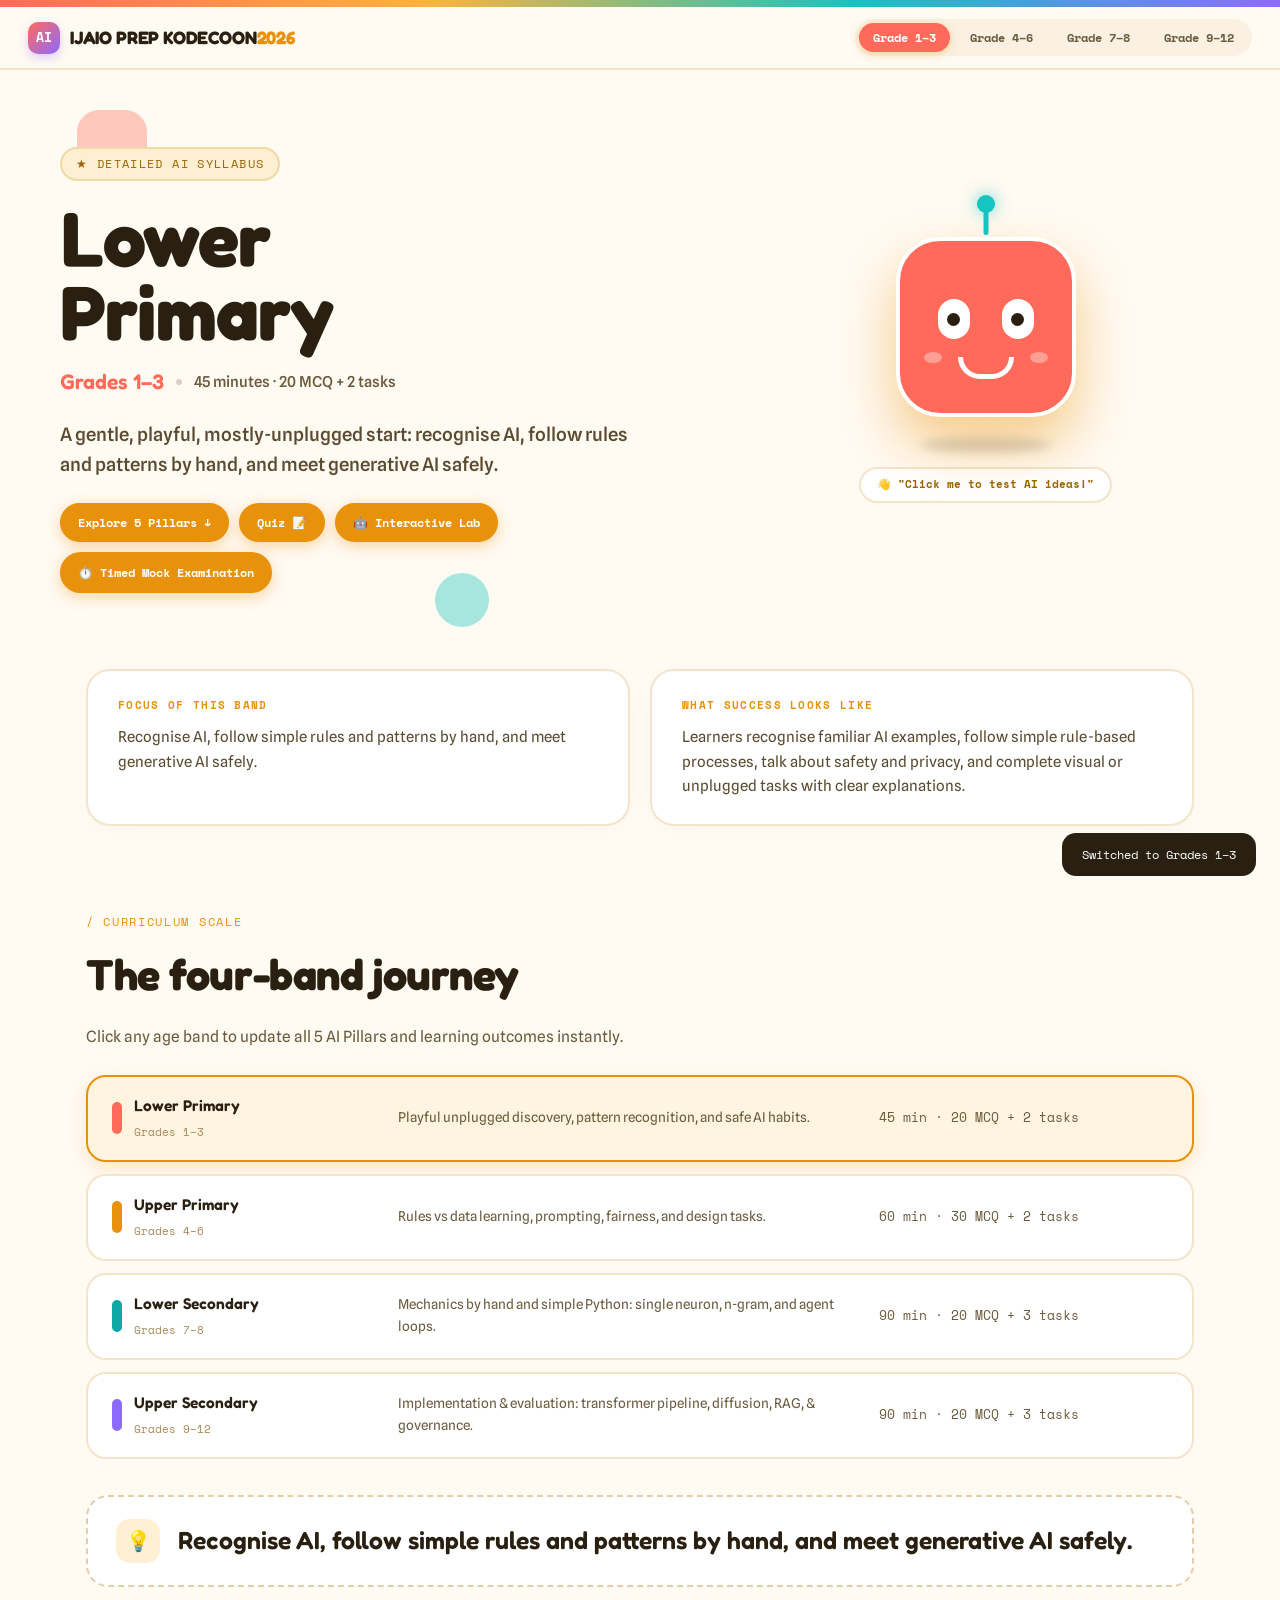
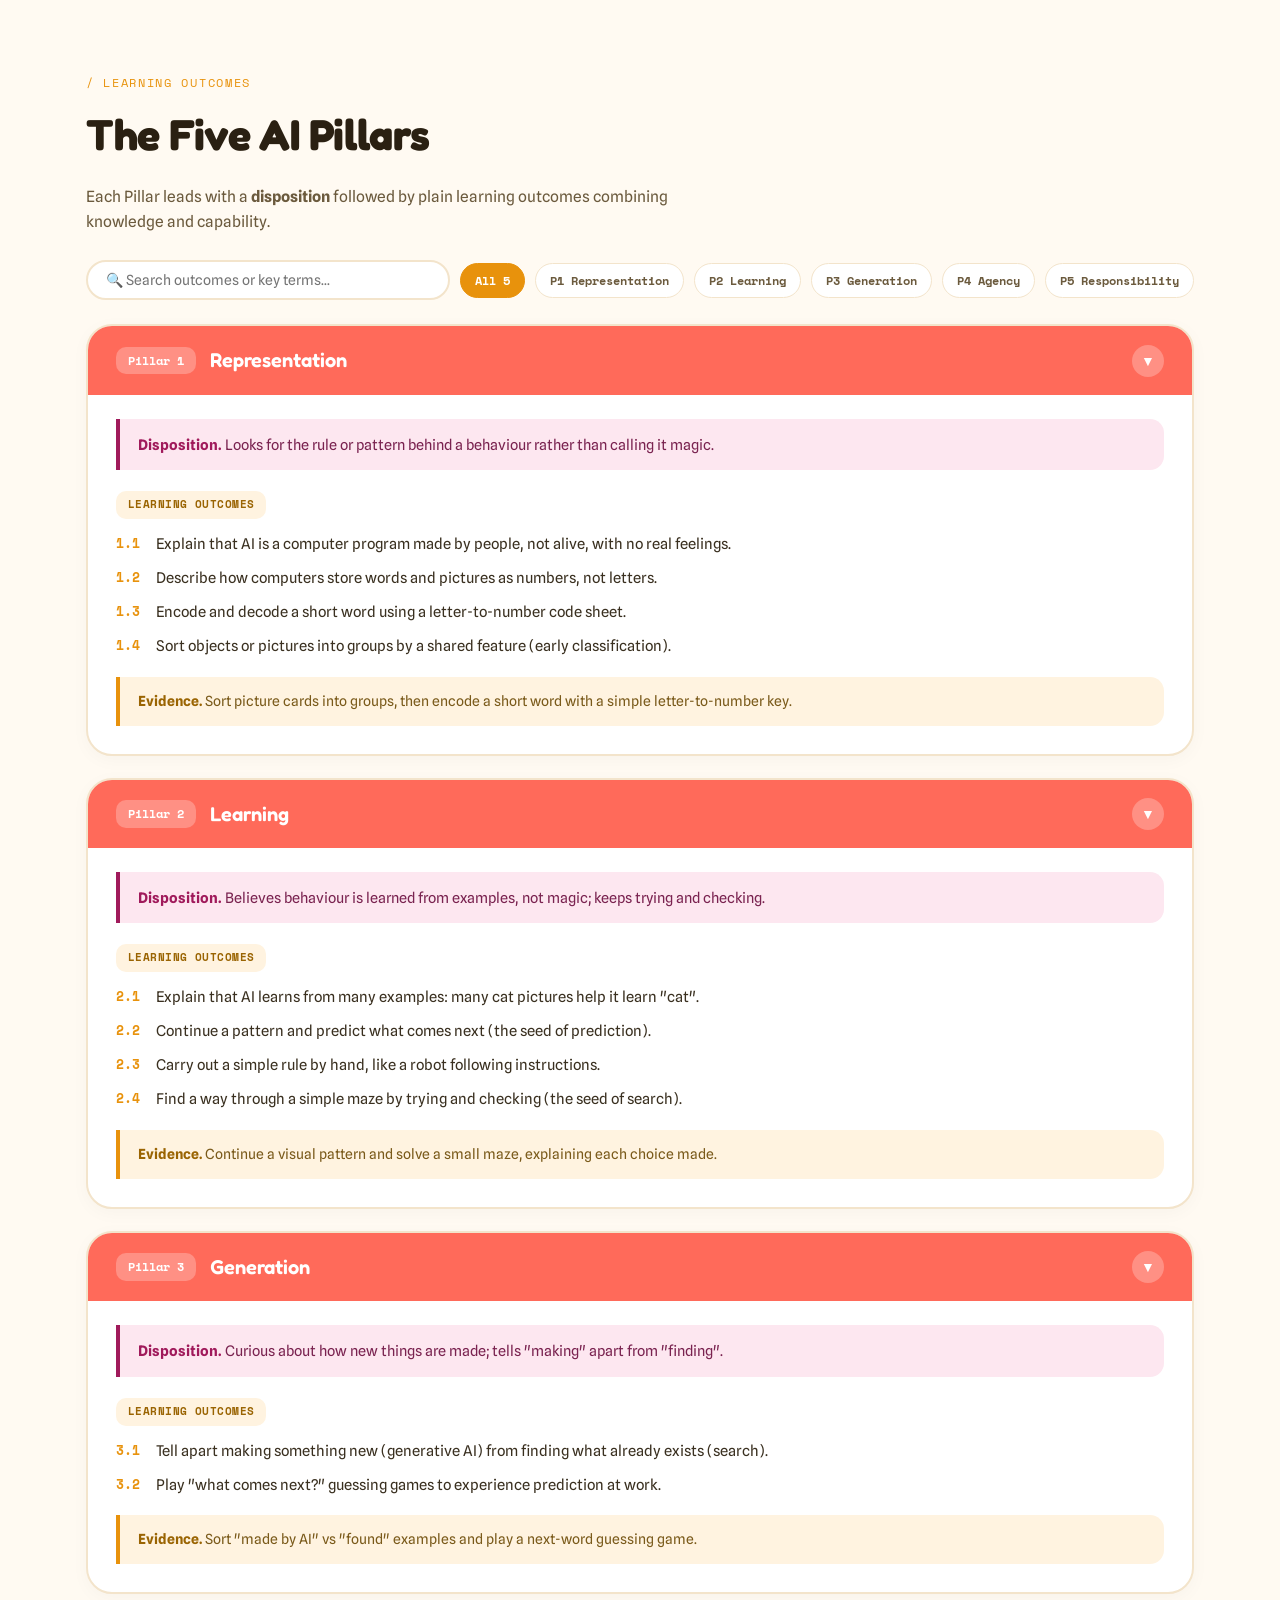
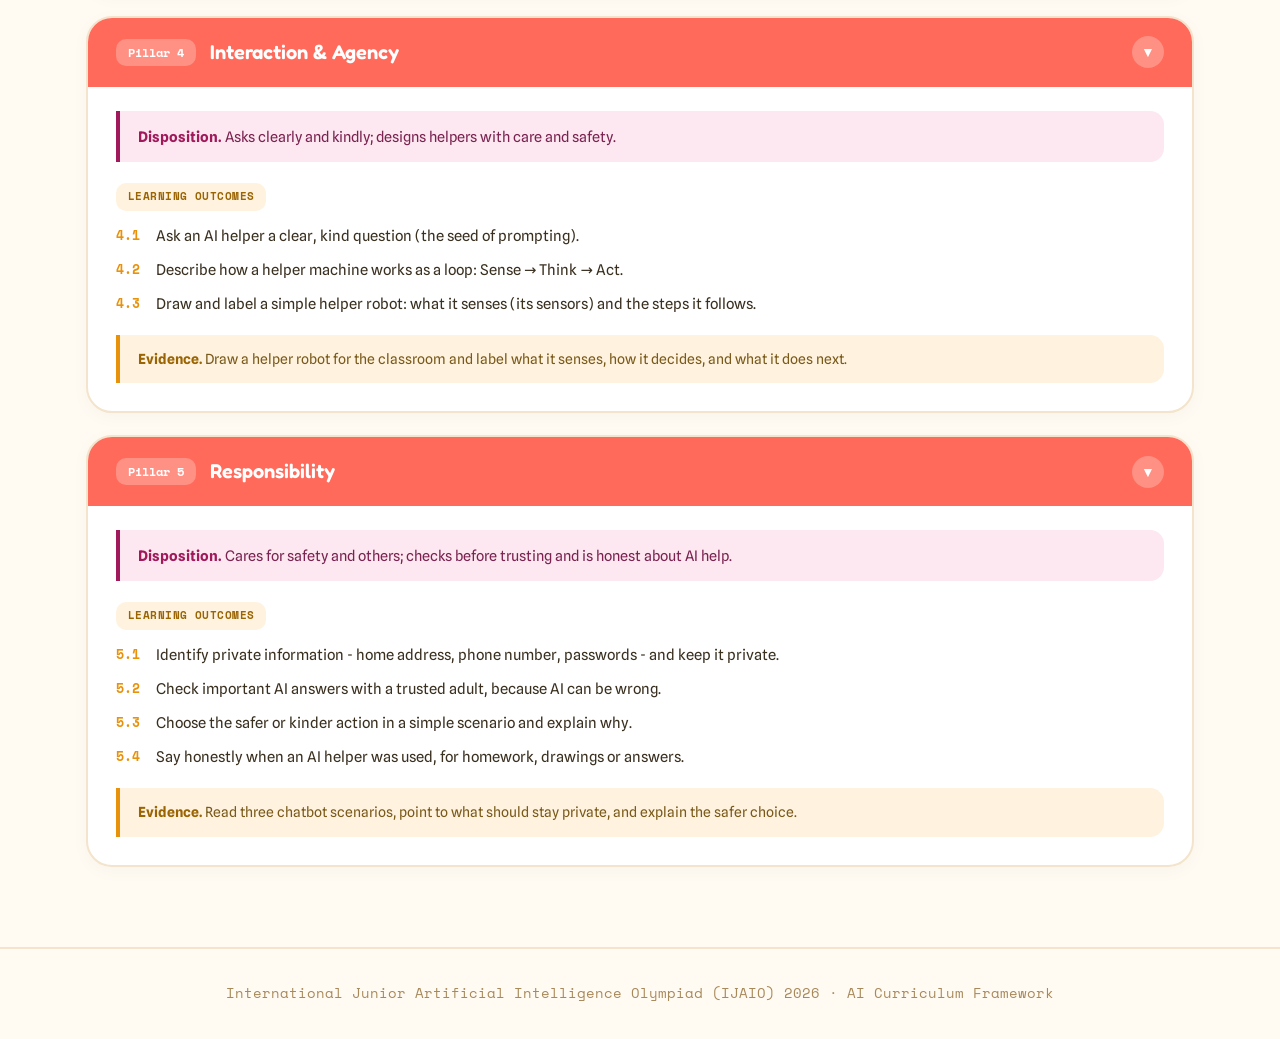
<file: index.html>
<!DOCTYPE html>
<html lang="en">
<head>
  <meta charset="UTF-8">
  <meta name="viewport" content="width=device-width, initial-scale=1.0">
  <title>IJAIO 2026 · AI Curriculum & Syllabus · Kodecoon</title>
  
  <!-- Google Fonts -->
  <link rel="preconnect" href="https://fonts.googleapis.com">
  <link rel="preconnect" href="https://fonts.gstatic.com" crossorigin>
  <link href="https://fonts.googleapis.com/css2?family=Fredoka:wght@400;500;600;700&family=Space+Mono:ital,wght@0,400;0,700;1,400&family=Spline+Sans:wght@400;500;600;700&display=swap" rel="stylesheet">

  <link rel="stylesheet" href="css/index.css">
</head>
<body>

  <div class="rainbow-stripe"></div>

  <!-- Sticky Glass Navigation -->
  <nav>
    <a href="#" class="brand-logo" onclick="window.scrollTo({top: 0, behavior: 'smooth'}); return false;">
      <span class="brand-badge">AI</span>
      <span class="brand-title">IJAIO PREP KODECOON<span>2026</span></span>
    </a>

    <!-- Grade Band Selector in Header -->
    <div class="nav-band-group" id="navBandGroup">
      <button class="band-tab-btn active" onclick="selectBand('lower-pri')">Grade 1–3</button>
      <button class="band-tab-btn" onclick="selectBand('upper-pri')">Grade 4–6</button>
      <button class="band-tab-btn" onclick="selectBand('lower-sec')">Grade 7–8</button>
      <button class="band-tab-btn" onclick="selectBand('upper-sec')">Grade 9–12</button>
    </div>
  </nav>

  <!-- Hero Section -->
  <header class="hero-section">
    <div class="floating-shape" style="top: 40px; left: 6%; width: 70px; height: 70px; border-radius: 22px; background: #FF6A5A; opacity: 0.35; animation: upFloat 10s ease-in-out infinite;"></div>
    <div class="floating-shape" style="bottom: 30px; left: 34%; width: 54px; height: 54px; border-radius: 50%; background: #16C4C0; opacity: 0.38; animation: upFloat 12s ease-in-out infinite;"></div>

    <div class="hero-container">
      <div>
        <div class="tag-badge">★ Detailed AI Syllabus</div>
        <h1 class="hero-title" id="heroTitle">Upper<br>Primary</h1>
        
        <div class="hero-meta">
          <span class="hero-band-label" id="heroGrades">Grades 4–6</span>
          <span class="meta-dot"></span>
          <span class="meta-stats" id="heroStats">60 minutes · 100 marks</span>
        </div>

        <p class="hero-desc" id="heroDesc">
          Rules versus learning from data, the first generative-AI mechanics — next-word prediction and prompting — and checking AI for fairness.
        </p>

        <!-- Dynamic Hero Action Buttons -->
        <div class="hero-cta-group">
          <button class="btn-pill btn-pill-primary" onclick="scrollToSection('pillars-section')">
            Explore 5 Pillars ↓
          </button>
          <button class="btn-pill btn-pill-primary" onclick="openQuizForCurrentLevel()">
            Quiz 📝
          </button>
          <button class="btn-pill btn-pill-primary" id="levelInteractiveLabBtn" onclick="openPracticeLabModal()">
            🤖 Interactive Lab
          </button>
          <a href="mock_quiz.html" class="btn-pill btn-pill-primary">
            ⏱️ Timed Mock Examination
          </a>
        </div>
      </div>

      <!-- CSS Robot Mascot -->
      <div class="mascot-wrap">
        <div class="robot-stage" onclick="pokeRobot()" title="Click me!">
          <div class="robot-body" id="robotBody">
            <div class="antenna-pole"></div>
            <div class="antenna-orb"></div>
            <div class="robot-eye-socket robot-eye-left"><div class="robot-pupil" id="pupilLeft"></div></div>
            <div class="robot-eye-socket robot-eye-right"><div class="robot-pupil" id="pupilRight"></div></div>
            <div class="robot-mouth"></div>
            <div class="robot-cheek robot-cheek-left"></div>
            <div class="robot-cheek robot-cheek-right"></div>
          </div>
        </div>
        <div class="robot-shadow"></div>
        <div class="mascot-speech" id="robotMessage">👋 "Click me to test AI ideas!"</div>
      </div>
    </div>
  </header>

  <main>
    <!-- Two-Card Overview Row -->
    <section class="two-col-grid">
      <div class="glass-card">
        <div class="card-label">Focus of this band</div>
        <p class="card-text" id="bandFocusOverview">
          Rules vs learning from data, the first generative-AI mechanics, and evaluating AI fairly.
        </p>
      </div>
      <div class="glass-card">
        <div class="card-label">What success looks like</div>
        <p class="card-text" id="successText">
          Learners compare rules with learning from data, improve prompts, spot simple bias or hallucination risks, and present short design ideas with justification.
        </p>
      </div>
    </section>

    <!-- Four Band Selector Journey -->
    <section class="section-spacing">
      <div class="section-eyebrow">/ curriculum scale</div>
      <h2 class="section-heading">The four-band journey</h2>
      <p class="section-subtext">Click any age band to update all 5 AI Pillars and learning outcomes instantly.</p>

      <div class="bands-stack">
        <div class="band-row" id="band-row-lower-pri" onclick="selectBand('lower-pri')">
          <div class="band-name-col">
            <span class="band-indicator-bar" style="background: #FF6A5A;"></span>
            <div>
              <b class="band-title-text">Lower Primary</b>
              <span class="band-grades-text">Grades 1–3</span>
            </div>
          </div>
          <div class="band-desc-col">Playful unplugged discovery, pattern recognition, and safe AI habits.</div>
          <div class="band-assess-col">45 min · 20 MCQ + 2 tasks</div>
        </div>

        <div class="band-row active" id="band-row-upper-pri" onclick="selectBand('upper-pri')">
          <div class="band-name-col">
            <span class="band-indicator-bar" style="background: #E8920C;"></span>
            <div>
              <b class="band-title-text">Upper Primary</b>
              <span class="band-grades-text">Grades 4–6</span>
            </div>
          </div>
          <div class="band-desc-col">Rules vs data learning, prompting, fairness, and design tasks.</div>
          <div class="band-assess-col">60 min · 30 MCQ + 2 tasks</div>
        </div>

        <div class="band-row" id="band-row-lower-sec" onclick="selectBand('lower-sec')">
          <div class="band-name-col">
            <span class="band-indicator-bar" style="background: #0FA8A4;"></span>
            <div>
              <b class="band-title-text">Lower Secondary</b>
              <span class="band-grades-text">Grades 7–8</span>
            </div>
          </div>
          <div class="band-desc-col">Mechanics by hand and simple Python: single neuron, n-gram, and agent loops.</div>
          <div class="band-assess-col">90 min · 20 MCQ + 3 tasks</div>
        </div>

        <div class="band-row" id="band-row-upper-sec" onclick="selectBand('upper-sec')">
          <div class="band-name-col">
            <span class="band-indicator-bar" style="background: #8E6BFF;"></span>
            <div>
              <b class="band-title-text">Upper Secondary</b>
              <span class="band-grades-text">Grades 9–12</span>
            </div>
          </div>
          <div class="band-desc-col">Implementation & evaluation: transformer pipeline, diffusion, RAG, & governance.</div>
          <div class="band-assess-col">90 min · 20 MCQ + 3 tasks</div>
        </div>
      </div>

      <div class="band-focus-banner">
        <div class="focus-badge">💡</div>
        <p class="focus-text" id="bandFocusBannerText">
          Rules vs learning from data, the first generative-AI mechanics, and evaluating AI <span style="color: var(--amber);">fairly</span>.
        </p>
      </div>
    </section>

    <!-- The Five AI Pillars Container -->
    <section class="section-spacing" id="pillars-section">
      <div class="section-eyebrow">/ learning outcomes</div>
      <h2 class="section-heading">The Five AI Pillars</h2>
      <p class="section-subtext">
        Each Pillar leads with a <b>disposition</b> followed by plain learning outcomes combining knowledge and capability.
      </p>

      <div class="filter-bar">
        <input 
          type="text" 
          id="outcomeSearch" 
          class="search-input" 
          placeholder="🔍 Search outcomes or key terms..."
          oninput="filterOutcomes()"
        >
        <button class="filter-pill active" onclick="filterByPillar('all')">All 5</button>
        <button class="filter-pill" onclick="filterByPillar('1')">P1 Representation</button>
        <button class="filter-pill" onclick="filterByPillar('2')">P2 Learning</button>
        <button class="filter-pill" onclick="filterByPillar('3')">P3 Generation</button>
        <button class="filter-pill" onclick="filterByPillar('4')">P4 Agency</button>
        <button class="filter-pill" onclick="filterByPillar('5')">P5 Responsibility</button>
      </div>

      <!-- Pillars Cards Injected via JS -->
      <div class="pillars-stack" id="pillarsContainer"></div>
    </section>
  </main>

  <footer>
    International Junior Artificial Intelligence Olympiad (IJAIO) 2026 · AI Curriculum Framework
  </footer>

  <!-- Reusable Generic Modal -->
  <div class="modal-overlay" id="mainModal">
    <div class="modal-dialog">
      <div class="modal-header">
        <h3 class="modal-title" id="mainModalTitle">Modal Title</h3>
        <button class="modal-close-btn" onclick="closeModal('mainModal')">✕</button>
      </div>
      <div class="modal-body" id="mainModalBody"></div>
    </div>
  </div>

  <div class="toast-box" id="toastBox">Notification</div>

  <script src="js/index.js"></script>
</body>
</html>
</file>
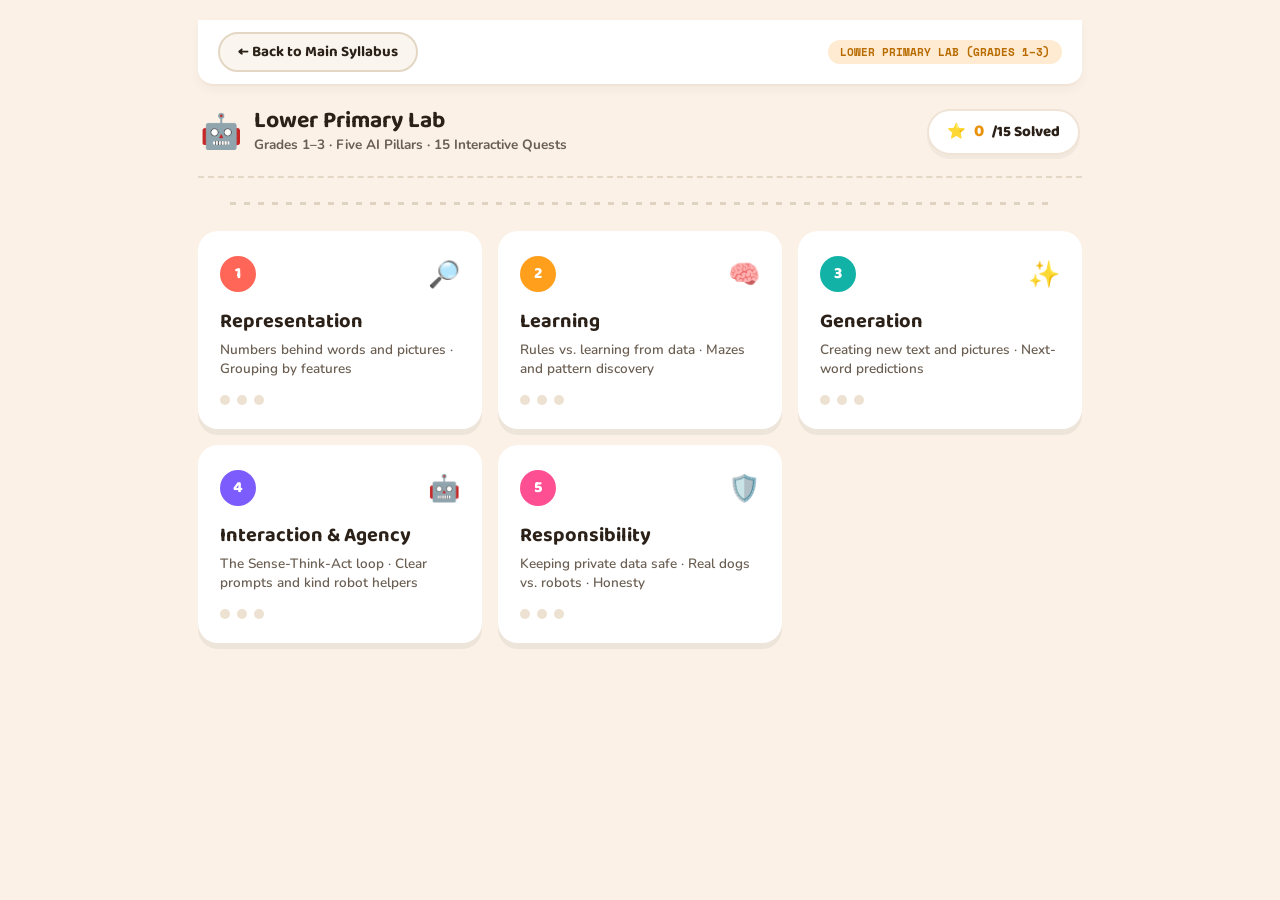
<file: low_lab.html>
<!DOCTYPE html>
<html lang="en">
<head>
  <meta charset="UTF-8">
  <meta name="viewport" content="width=device-width, initial-scale=1.0">
  <title>Lower Primary AI Practice Lab (Grades 1–3)</title>
  
  <!-- Google Fonts -->
  <link rel="preconnect" href="https://fonts.googleapis.com">
  <link rel="preconnect" href="https://fonts.gstatic.com" crossorigin>
  <link href="https://fonts.googleapis.com/css2?family=Baloo+2:wght@500;600;700;800&family=Nunito:wght@400;600;700;800&family=Space+Mono:wght@700&display=swap" rel="stylesheet">
  
  <!-- External CSS -->
  <link rel="stylesheet" href="css/low_lab.css">
</head>
<body>

  <div class="wrap">
    <!-- Header Navigation Bar -->
    <div class="lab-nav-header">
      <button class="back-home-btn" onclick="window.location.href='index.html'">
        ← Back to Main Syllabus
      </button>
      <div class="lab-badge-tag">Lower Primary Lab (Grades 1–3)</div>
    </div>

    <!-- Top Bar -->
    <div class="topbar">
      <div class="brand">
        <div class="bot" onclick="pokeBot()" title="Click me to say hello!">🤖</div>
        <div>
          <h1>Lower Primary Lab</h1>
          <p>Grades 1–3 · Five AI Pillars · 15 Interactive Quests</p>
        </div>
      </div>
      <div class="score-pill">⭐ <span id="scoreCount">0</span>/15 Solved</div>
    </div>

    <!-- HOME VIEW (Grid of 5 Pillars) -->
    <div id="homeView">
      <div class="path-line"></div>
      <div class="pillar-grid" id="pillarGrid"></div>
    </div>

    <!-- PILLAR VIEW (Tabs + Active Interactive Challenge) -->
    <div id="pillarView">
      <button class="back-btn" onclick="goHome()">← Back to All Pillars</button>
      <div class="pillar-head">
        <div class="num" id="pvNum">1</div>
        <div>
          <h2 id="pvTitle">Pillar Title</h2>
          <p id="pvTag">Pillar Subtitle</p>
        </div>
      </div>
      <div class="level-tabs" id="levelTabs"></div>
      <div class="exercise-card" id="exerciseCard"></div>
    </div>
  </div>

  <!-- External JS -->
  <script src="js/low_lab.js"></script>
</body>
</html>
</file>
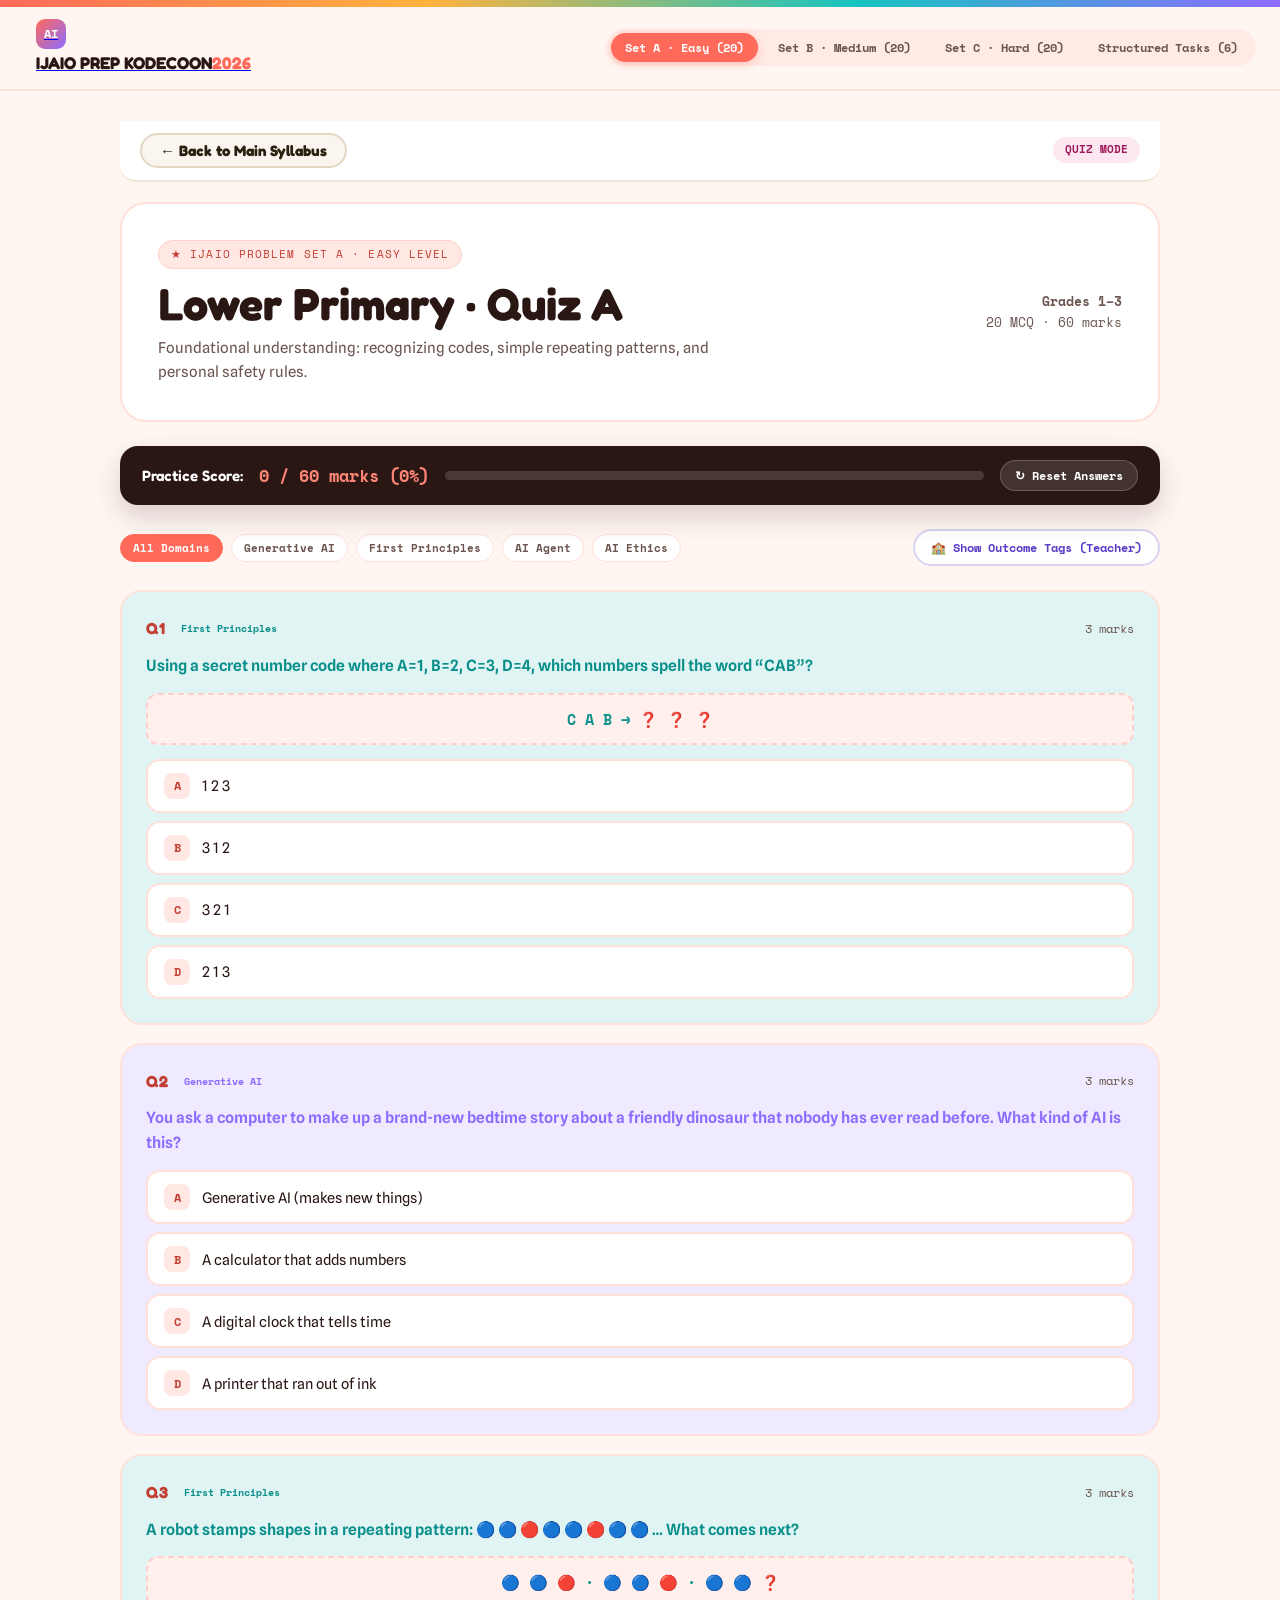
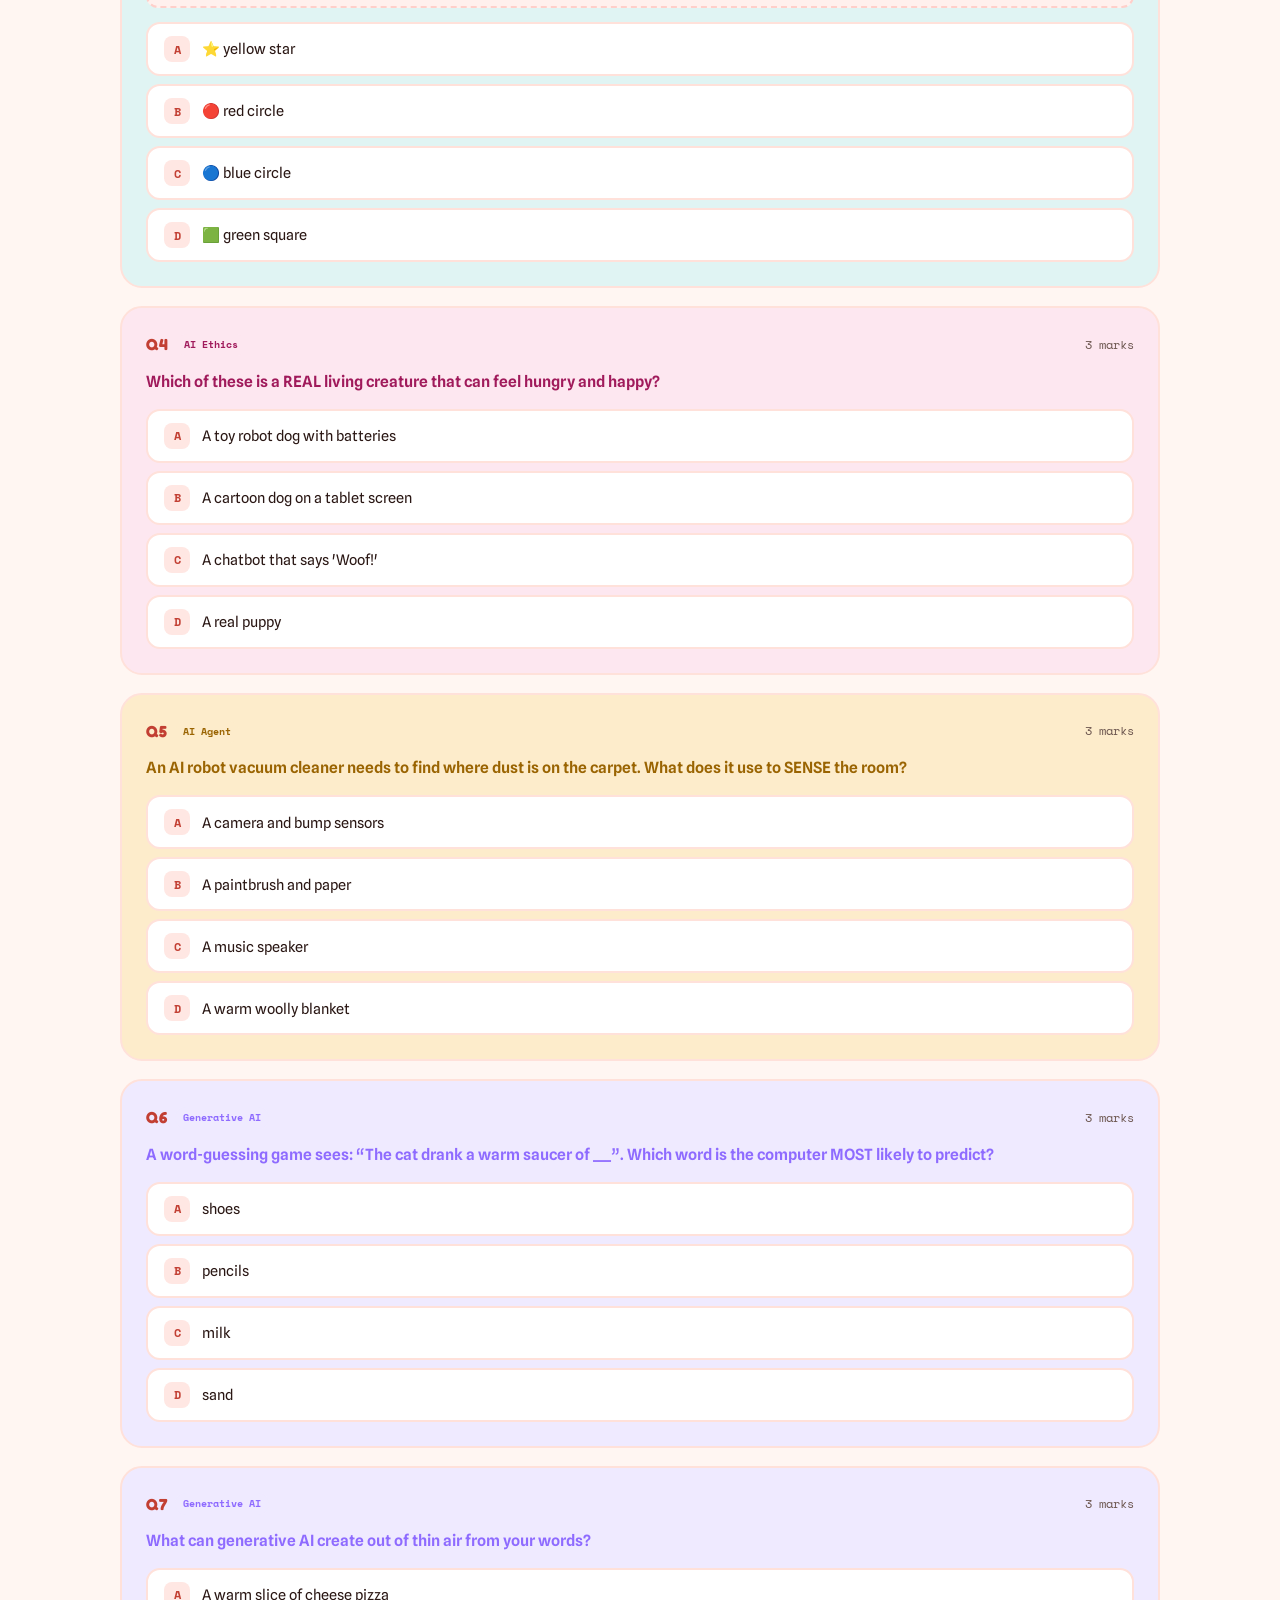
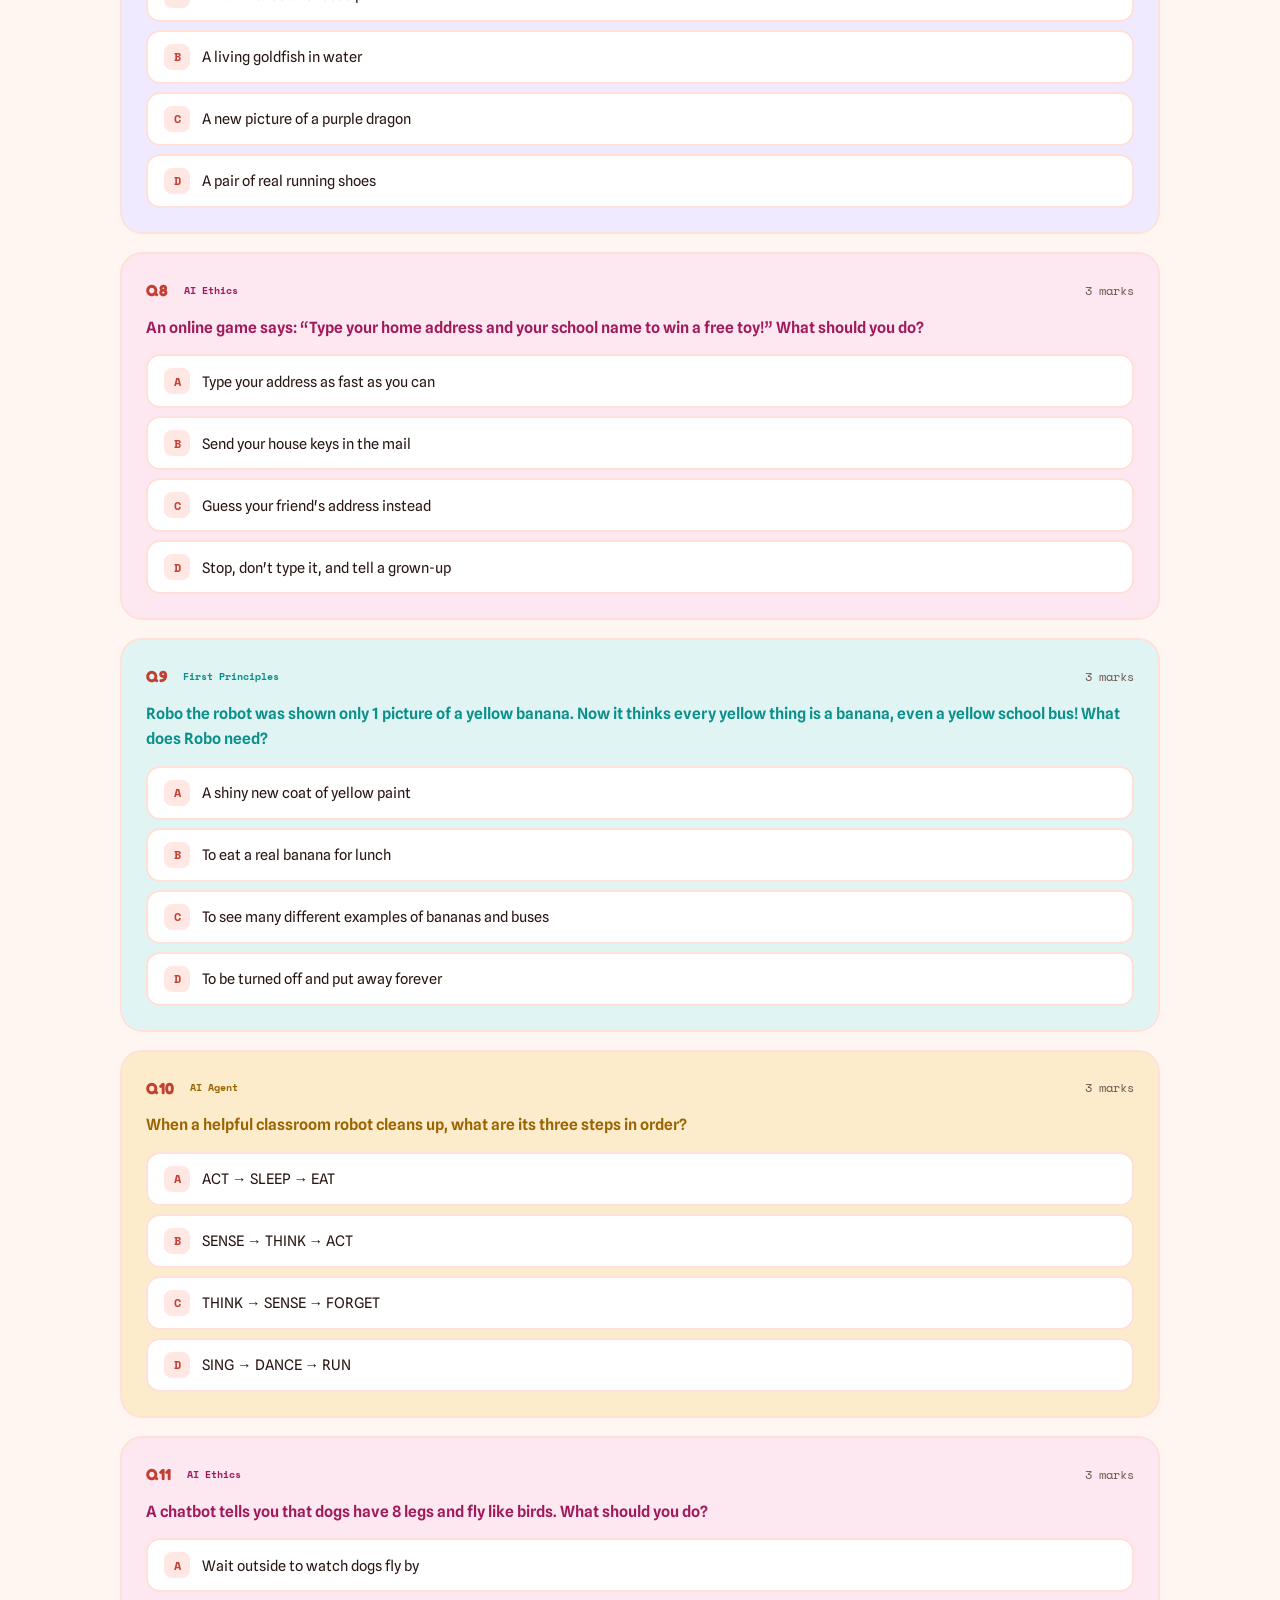
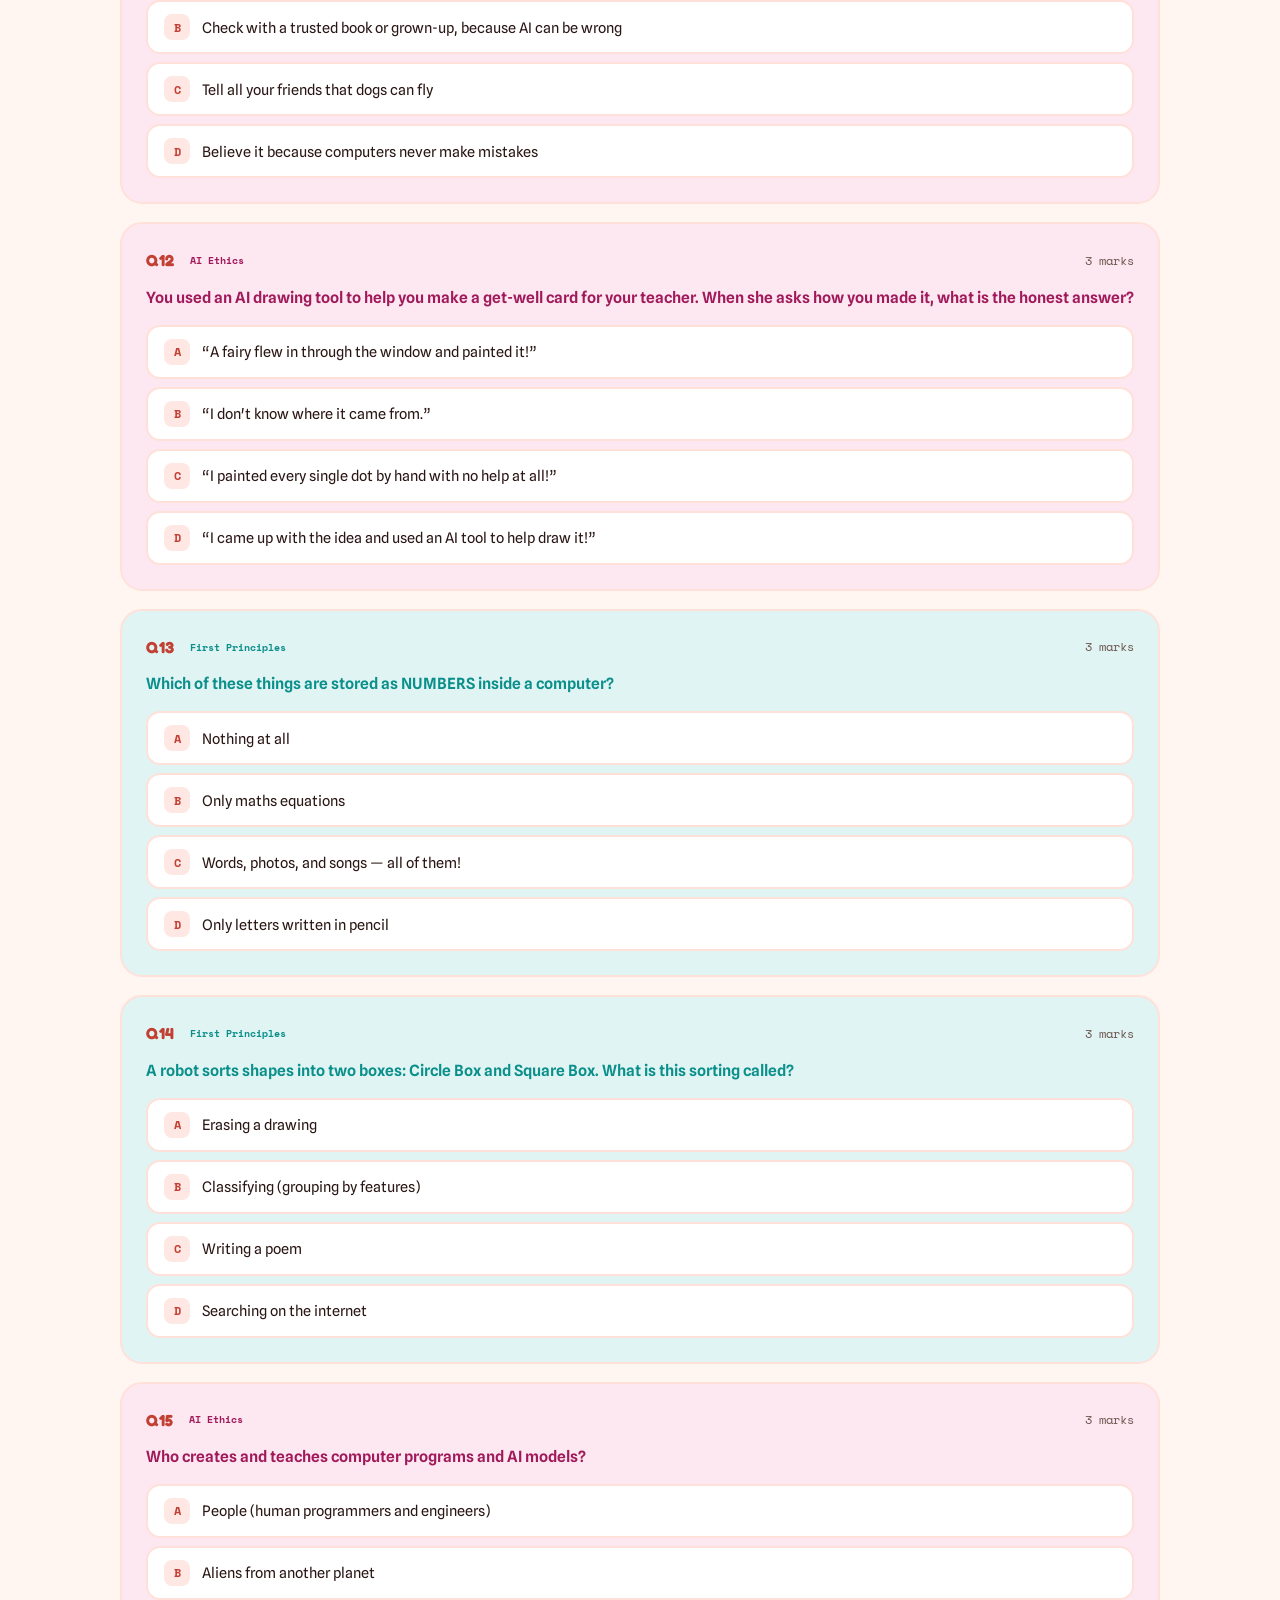
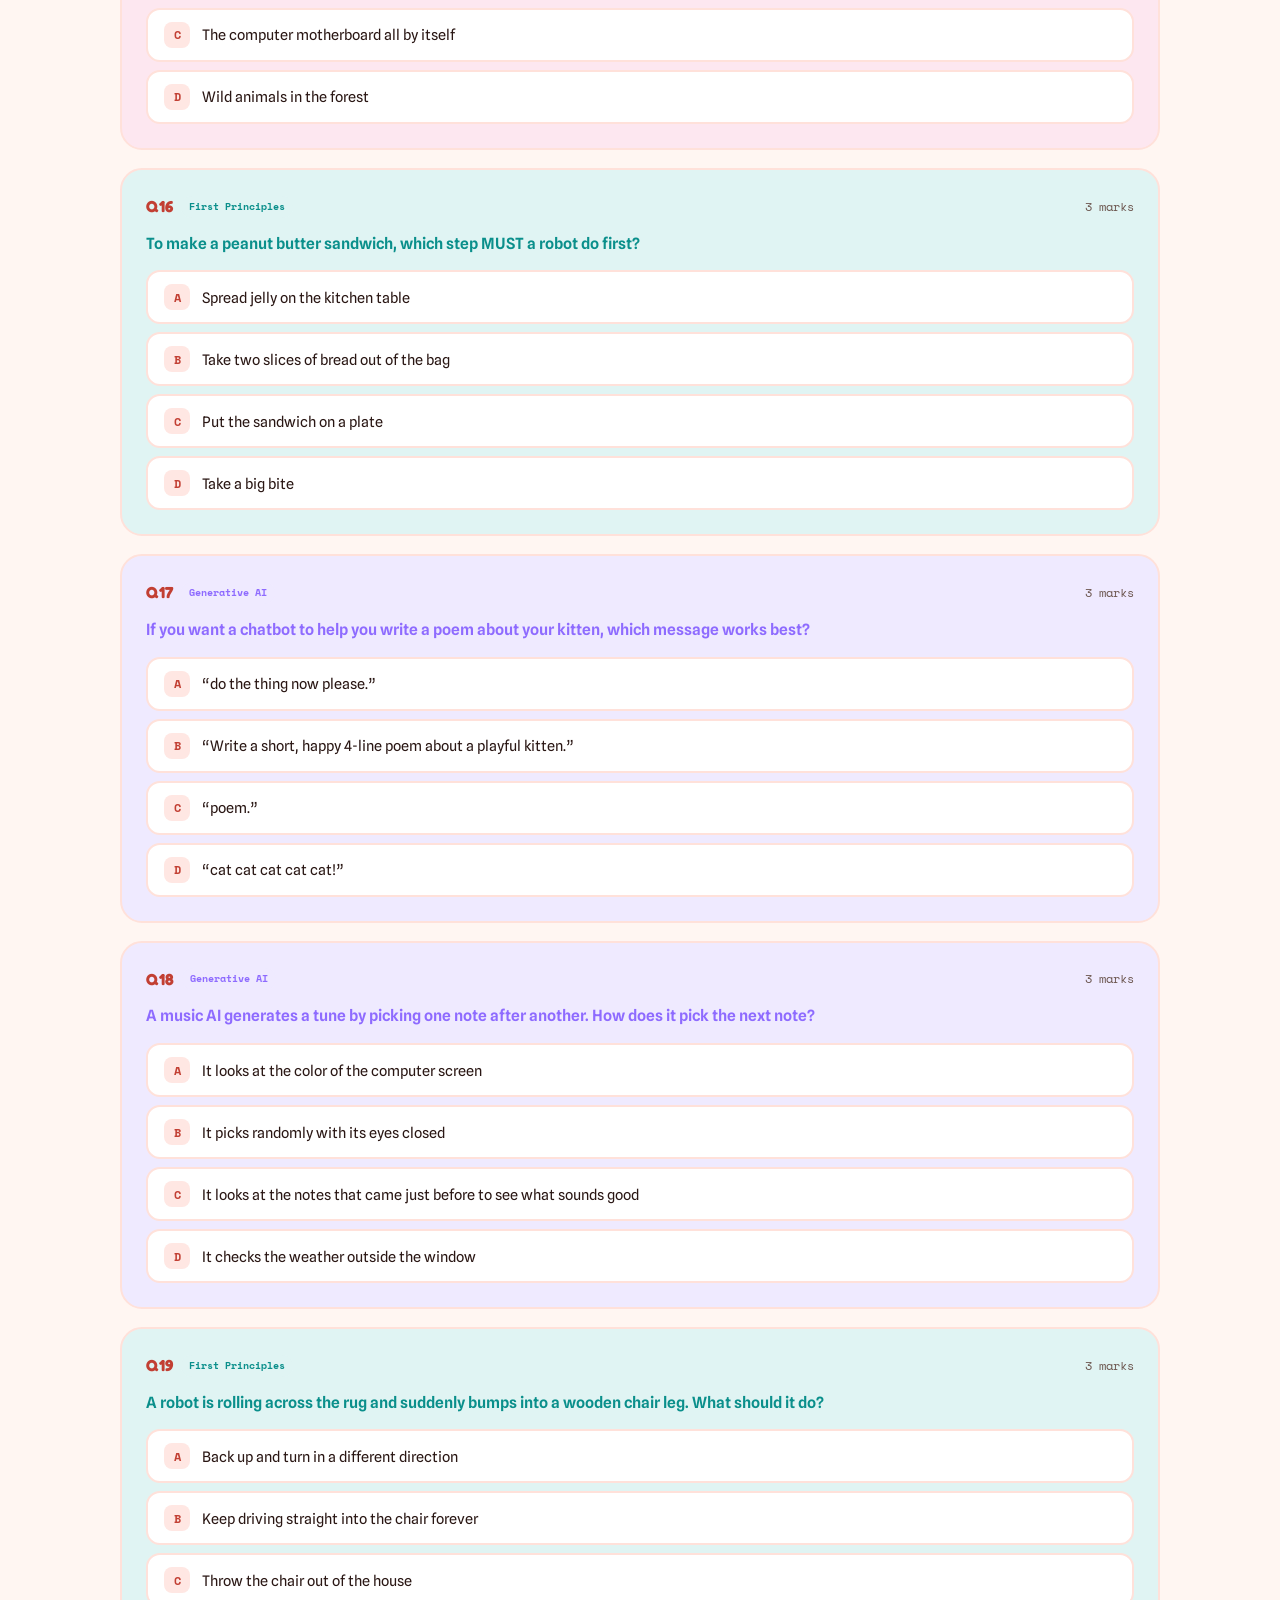
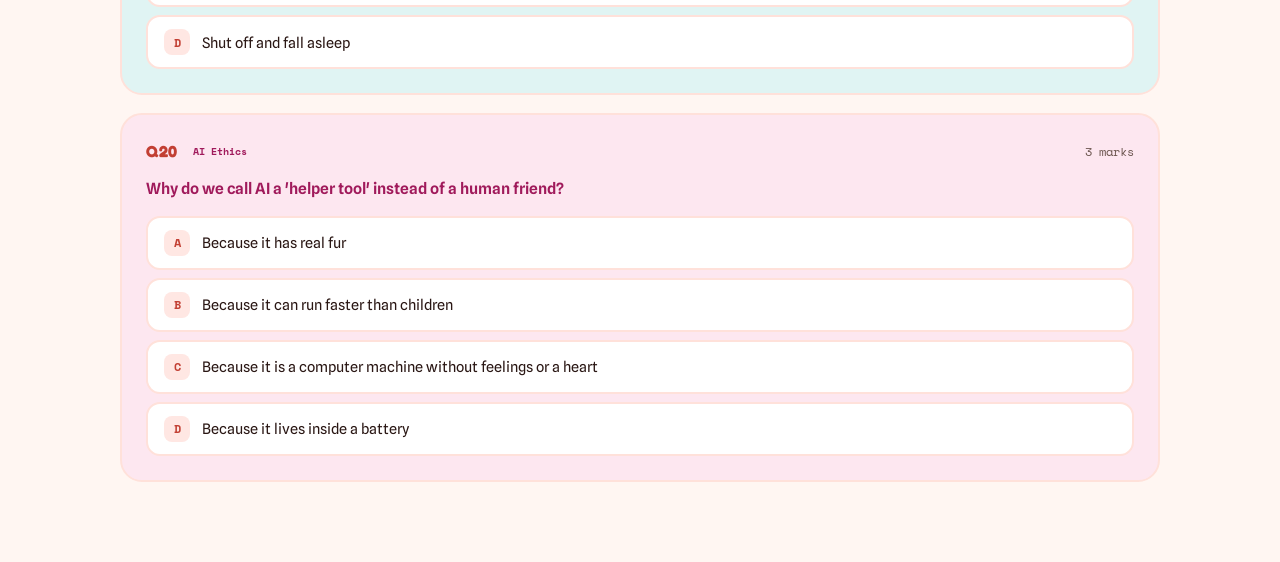
<file: low_quiz.html>
<!DOCTYPE html>
<html lang="en">
<head>
  <meta charset="UTF-8">
  <meta name="viewport" content="width=device-width, initial-scale=1.0">
  <title>IJAIO 2026 · Lower Primary Problem Sets (Easy, Medium, Hard & Structured Tasks)</title>
  
  <!-- Google Fonts -->
  <link rel="preconnect" href="https://fonts.googleapis.com">
  <link rel="preconnect" href="https://fonts.gstatic.com" crossorigin>
  <link href="https://fonts.googleapis.com/css2?family=Fredoka:wght@500;600;700&family=Space+Mono:ital,wght@0,400;0,700;1,400&family=Spline+Sans:wght@400;500;600;700&display=swap" rel="stylesheet">

  <link rel="stylesheet" href="css/low_quiz.css">
</head>
<body>

  <!-- Rainbow Stripe -->
  <div class="rainbow-stripe"></div>

  <!-- Sticky Top Navigation -->
  <nav>
    <a href="#" class="brand-title">
      <a href="#" class="brand-logo" onclick="window.scrollTo({top: 0, behavior: 'smooth'}); return false;">
      <span class="brand-badge">AI</span>
      <span class="brand-title">IJAIO PREP KODECOON<span>2026</span></span>
    </a>
    </a>

    <div class="set-switcher">
      <button class="set-tab-btn active" id="tabBtn-setA" onclick="switchProblemSet('setA')">Set A · Easy (20)</button>
      <button class="set-tab-btn" id="tabBtn-setB" onclick="switchProblemSet('setB')">Set B · Medium (20)</button>
      <button class="set-tab-btn" id="tabBtn-setC" onclick="switchProblemSet('setC')">Set C · Hard (20)</button>
      <button class="set-tab-btn" id="tabBtn-tasks" onclick="switchProblemSet('tasks')">Structured Tasks (6)</button>
    </div>
  </nav>

  <!-- Main Container -->
  <main>
    <!-- Header Hero Banner -->
    <div class="quiz-nav-header">
      <button class="back-home-btn" onclick="window.location.href='index.html'">
        ← Back to Main Syllabus
      </button>
      <div class="quiz-badge-tag">Quiz Mode</div>
    </div>
    <section class="header-card">
      <div>
        <div class="badge-pill" id="setHeaderBadge">★ IJAIO Problem Set A · Easy Level</div>
        <h1 class="page-title" id="setHeaderTitle">Lower Primary · Quiz A</h1>
        <p class="page-subtitle" id="setHeaderDesc">
          Foundational understanding: recognizing that computers follow rules, distinguishing make-believe chatbots from living creatures, recognizing repeating patterns, and knowing safety basics.
        </p>
      </div>
      <div style="font-family: 'Space Mono', monospace; font-size: 13px; color: var(--text-muted); text-align: right;">
        <b>Grades 1–3</b><br>
        <span id="setMetaMarks">20 MCQ · 60 marks</span>
      </div>
    </section>

    <!-- Score Status Tracker -->
    <div class="score-banner" id="scoreBanner">
      <span class="score-title">Practice Score:</span>
      <span class="score-val" id="scoreDisplay">0 / 60 marks</span>
      <div class="progress-track">
        <span class="progress-fill" id="progressFill"></span>
      </div>
      <button class="btn-reset" onclick="resetCurrentQuiz()">↻ Reset Answers</button>
    </div>

    <!-- Filter & Teacher View Controls -->
    <div class="controls-row" id="controlsRow">
      <div class="tag-filters">
        <button class="chip-tag active" onclick="filterDomain('all')">All Domains</button>
        <button class="chip-tag" onclick="filterDomain('t-genai')">Generative AI</button>
        <button class="chip-tag" onclick="filterDomain('t-fp')">First Principles</button>
        <button class="chip-tag" onclick="filterDomain('t-agent')">AI Agent</button>
        <button class="chip-tag" onclick="filterDomain('t-ethics')">AI Ethics</button>
      </div>

      <button class="btn-teacher" id="btnTeacherToggle" onclick="toggleTeacherMode()">
        🏫 Show Outcome Tags (Teacher)
      </button>
    </div>

    <!-- MCQs Section Container -->
    <section class="q-stack" id="mcqContainer"></section>

    <!-- Structured Tasks Container (hidden by default) -->
    <section id="structuredTasksContainer" style="display: none;"></section>
  </main>

  <script src="js/low_quiz.js"></script>
  <script>
  let quizDataEasy = [];
  let quizDataMedium = [];
  let quizDataHard = [];

  // Muat data dari JSON eksternal
  async function loadQuizData() {
    try {
      const response = await fetch('low_quiz.json');
      const data = await response.json();
      
      quizDataEasy = data.setA;
      quizDataMedium = data.setB;
      quizDataHard = data.setC;

      // Render tampilan awal setelah data siap
      renderCurrentView();
    } catch (error) {
      console.error('Gagal memuat database quiz:', error);
    }
  }

  window.addEventListener('DOMContentLoaded', () => {
    loadQuizData();
  });
</script>
</body>
</html>
</file>
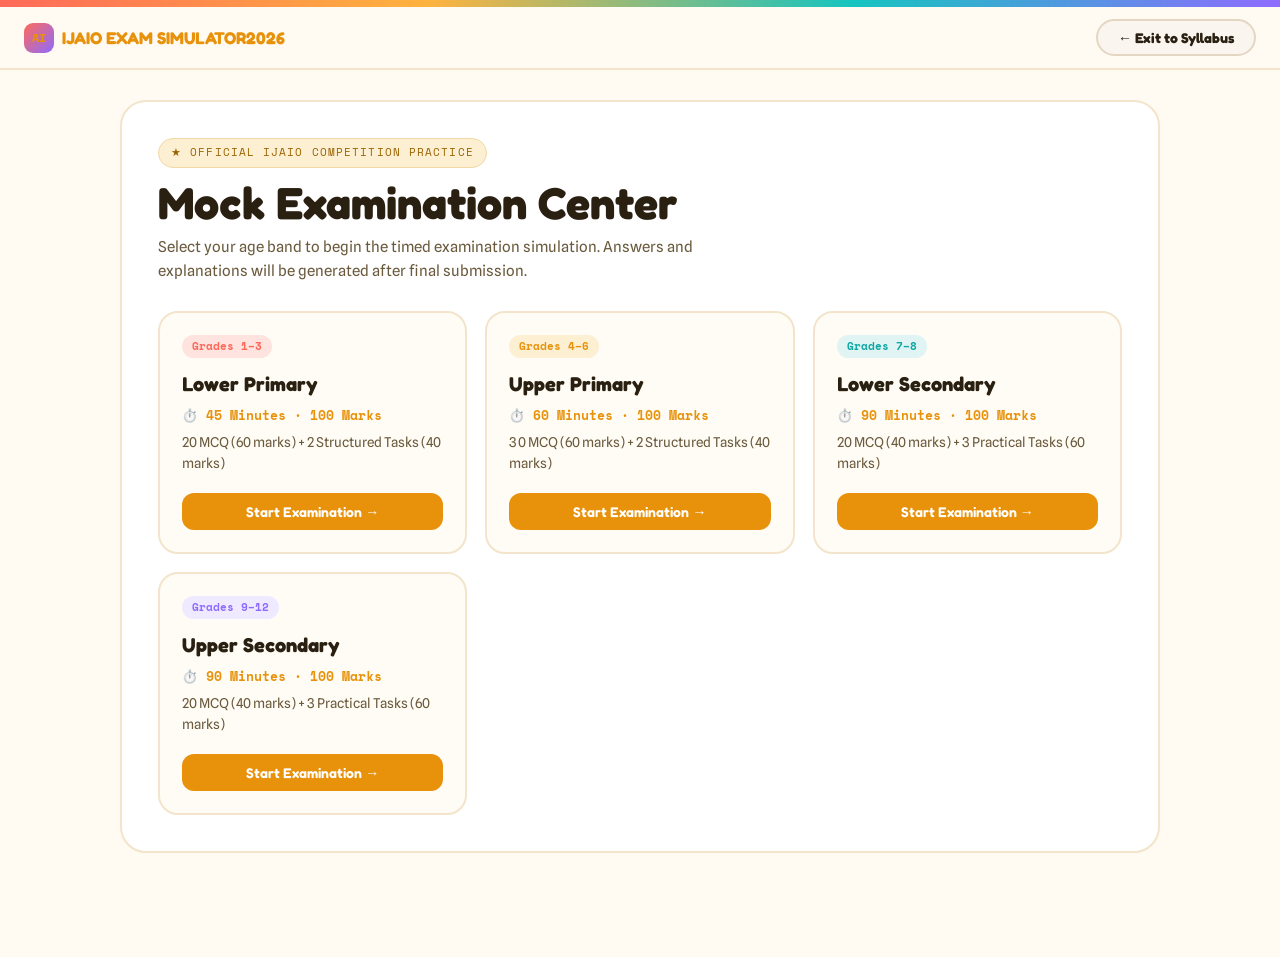
<file: mock_quiz.html>
<!DOCTYPE html>
<html lang="en">
<head>
  <meta charset="UTF-8">
  <meta name="viewport" content="width=device-width, initial-scale=1.0">
  <title>IJAIO 2026 · Official Timed Mock Examination</title>
  
  <!-- Google Fonts -->
  <link rel="preconnect" href="https://fonts.googleapis.com">
  <link rel="preconnect" href="https://fonts.gstatic.com" crossorigin>
  <link href="https://fonts.googleapis.com/css2?family=Fredoka:wght@500;600;700&family=Space+Mono:ital,wght@0,400;0,700;1,400&family=Spline+Sans:wght@400;500;600;700&display=swap" rel="stylesheet">

  <!-- External CSS -->
  <link rel="stylesheet" href="css/mock_quiz.css">
</head>
<body>

  <div class="rainbow-stripe"></div>

  <!-- Top Sticky Navigation -->
  <nav>
    <a href="index.html" class="brand-title">
      <span class="brand-badge">AI</span>
      <span class="brand-title">IJAIO EXAM SIMULATOR<span>2026</span></span>
    </a>

    <!-- Back to Main Syllabus Button -->
    <button class="back-home-btn" onclick="confirmExit()">
      ← Exit to Syllabus
    </button>
  </nav>

  <main>
    <!-- STEP 1: Level Selector Screen -->
    <section id="setupScreen" class="exam-card">
      <div class="badge-pill">★ Official IJAIO Competition Practice</div>
      <h1 class="page-title">Mock Examination Center</h1>
      <p class="page-subtitle">
        Select your age band to begin the timed examination simulation. Answers and explanations will be generated after final submission.
      </p>

      <div class="level-select-grid">
        <div class="level-card" onclick="startExam('prilower')">
          <span class="band-tag tag-prilower">Grades 1–3</span>
          <h3>Lower Primary</h3>
          <p class="exam-meta">⏱️ 45 Minutes · 100 Marks</p>
          <p class="exam-details">20 MCQ (60 marks) + 2 Structured Tasks (40 marks)</p>
          <button class="btn-start">Start Examination →</button>
        </div>

        <div class="level-card" onclick="startExam('priupper')">
          <span class="band-tag tag-priupper">Grades 4–6</span>
          <h3>Upper Primary</h3>
          <p class="exam-meta">⏱️ 60 Minutes · 100 Marks</p>
          <p class="exam-details">30 MCQ (60 marks) + 2 Structured Tasks (40 marks)</p>
          <button class="btn-start">Start Examination →</button>
        </div>

        <div class="level-card" onclick="startExam('seclower')">
          <span class="band-tag tag-seclower">Grades 7–8</span>
          <h3>Lower Secondary</h3>
          <p class="exam-meta">⏱️ 90 Minutes · 100 Marks</p>
          <p class="exam-details">20 MCQ (40 marks) + 3 Practical Tasks (60 marks)</p>
          <button class="btn-start">Start Examination →</button>
        </div>

        <div class="level-card" onclick="startExam('secupper')">
          <span class="band-tag tag-secupper">Grades 9–12</span>
          <h3>Upper Secondary</h3>
          <p class="exam-meta">⏱️ 90 Minutes · 100 Marks</p>
          <p class="exam-details">20 MCQ (40 marks) + 3 Practical Tasks (60 marks)</p>
          <button class="btn-start">Start Examination →</button>
        </div>
      </div>
    </section>

    <!-- STEP 2: Live Examination Active Screen -->
    <div id="examActiveScreen" style="display: none;">
      
      <!-- Back / Exit Exam Bar Header -->
      <div class="quiz-nav-header">
        <button class="back-home-btn" onclick="confirmExit()">
          ← Cancel & Back to Setup
        </button>
        <div class="quiz-badge-tag">Exam in Progress</div>
      </div>

      <!-- Sticky Exam Timer Header Bar -->
      <div class="timer-bar" id="timerBar">
        <div>
          <span class="exam-level-tag" id="activeLevelTag">Lower Primary Exam</span>
          <span class="timer-label">Time Remaining:</span>
        </div>
        <div class="timer-clock" id="timerClock">00:00</div>
        <button class="btn-submit-exam" onclick="submitExam(false)">Finish & Submit Exam</button>
      </div>

      <!-- Multiple Choice Questions Section -->
      <section class="exam-section">
        <h2 class="section-title">Section A: Multiple Choice Questions</h2>
        <div id="mcqExamContainer" class="q-stack"></div>
      </section>

      <!-- Structured / Practical Tasks Section -->
      <section class="exam-section">
        <h2 class="section-title">Section B: Structured & Practical Tasks</h2>
        <div id="tasksExamContainer" class="q-stack"></div>
      </section>

      <div style="text-align: center; margin-top: 30px;">
        <button class="btn-submit-exam-large" onclick="submitExam(false)">
          ✓ Finish & Submit Examination
        </button>
      </div>
    </div>

    <!-- STEP 3: Results & Explanation Page -->
    <div id="resultsScreen" style="display: none;">
      
      <div class="quiz-nav-header">
        <button class="back-home-btn" onclick="window.location.href='index.html'">
          ← Back to Main Syllabus
        </button>
        <div class="quiz-badge-tag">Results View</div>
      </div>

      <section class="header-card results-header">
        <div>
          <div class="badge-pill">★ Examination Completed</div>
          <h1 class="page-title">Results & Detailed Explanations</h1>
          <p class="page-subtitle" id="resultSubtitle">
            Here is your performance report, correct answers, and evaluation rubrics.
          </p>
        </div>

        <div class="score-summary-box">
          <div class="score-big" id="finalScoreVal">0 / 100</div>
          <div class="score-pct" id="finalScorePct">0% Score</div>
        </div>
      </section>

      <!-- Results MCQ Review Container -->
      <section class="exam-section">
        <h2 class="section-title">Section A: MCQ Review & Correct Answers</h2>
        <div id="mcqResultsContainer" class="q-stack"></div>
      </section>

      <!-- Results Structured Tasks Rubric Review Container -->
      <section class="exam-section">
        <h2 class="section-title">Section B: Practical Tasks Model Answers & Rubrics</h2>
        <div id="tasksResultsContainer" class="q-stack"></div>
      </section>

      <div style="text-align: center; margin-top: 40px; display: flex; justify-content: center; gap: 14px;">
        <button class="btn-submit-exam-large" onclick="location.reload()">
          ↻ Take Another Mock Exam
        </button>
        <button class="back-home-btn" style="padding: 14px 28px; font-size: 16px;" onclick="window.location.href='index.html'">
          ← Exit to Syllabus
        </button>
      </div>
    </div>
  </main>

  <!-- External JS -->
  <script src="js/mock_quiz.js"></script>
</body>
</html>
</file>
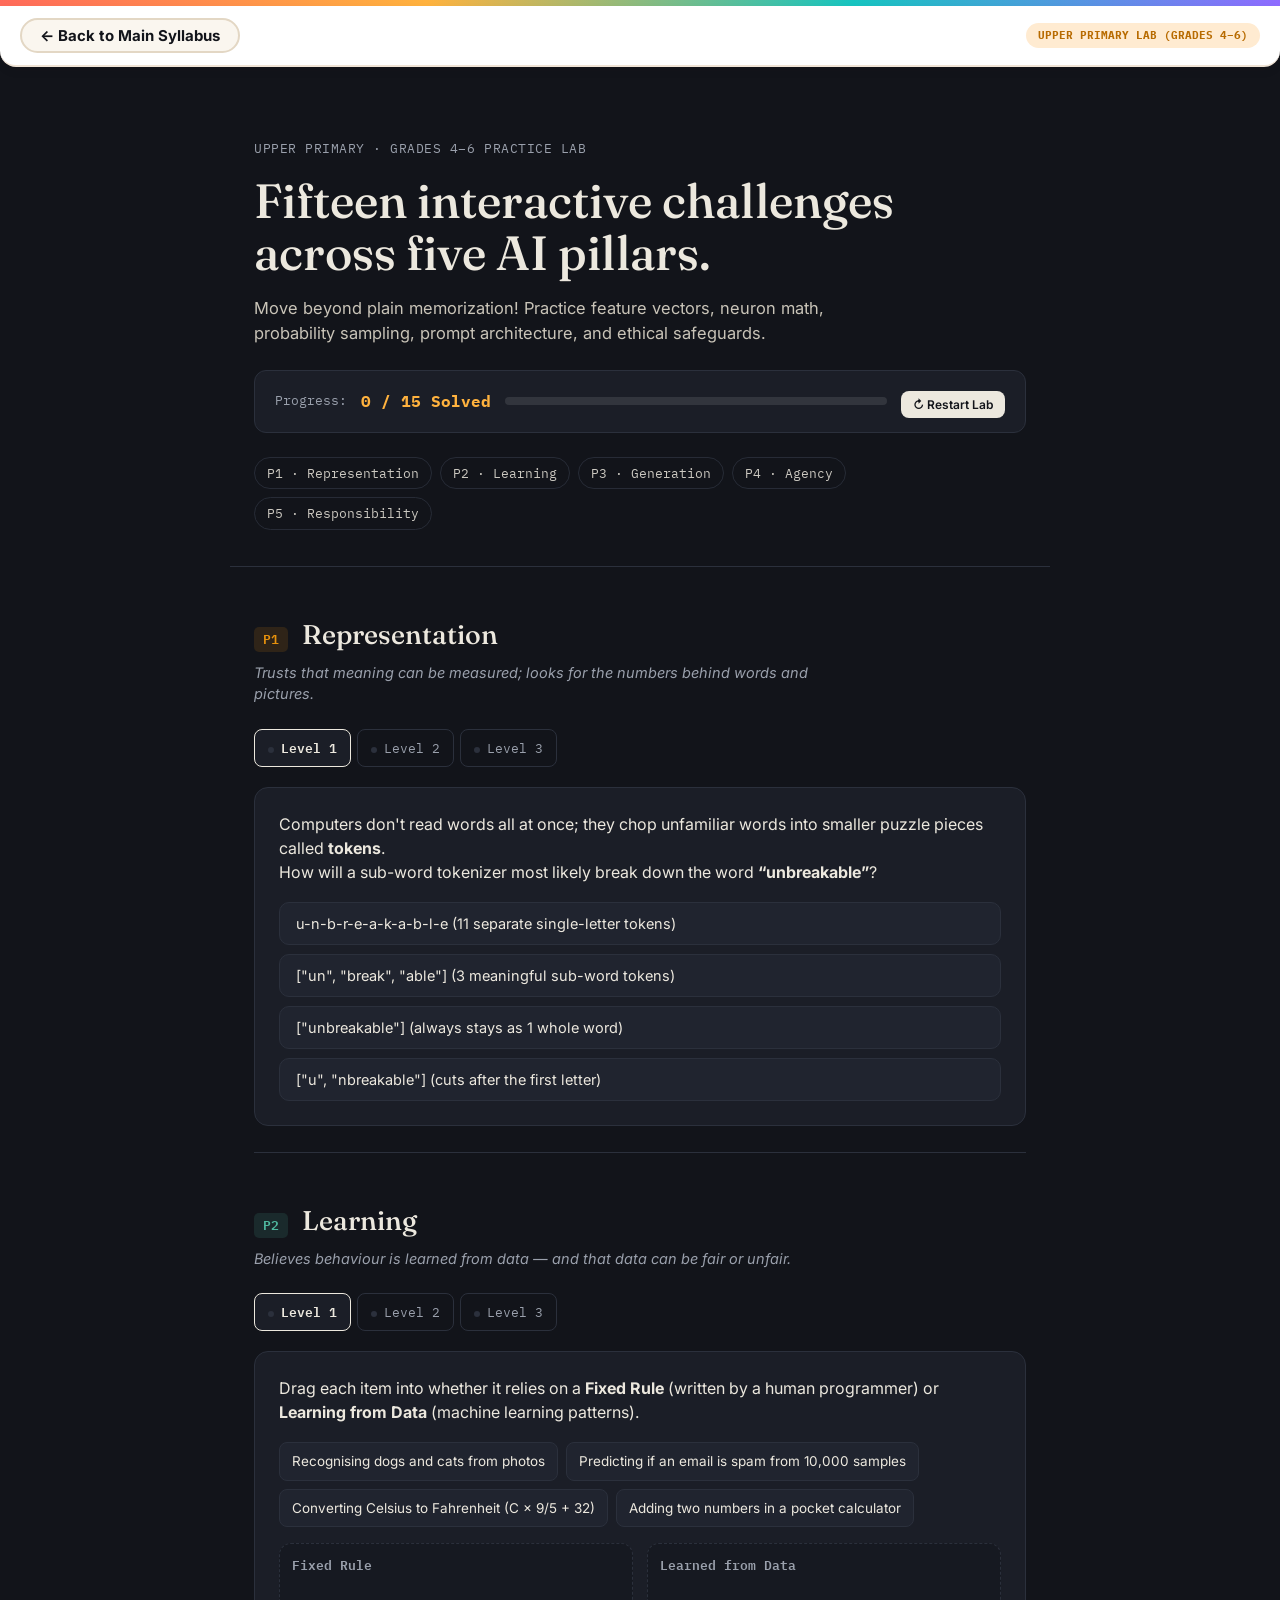
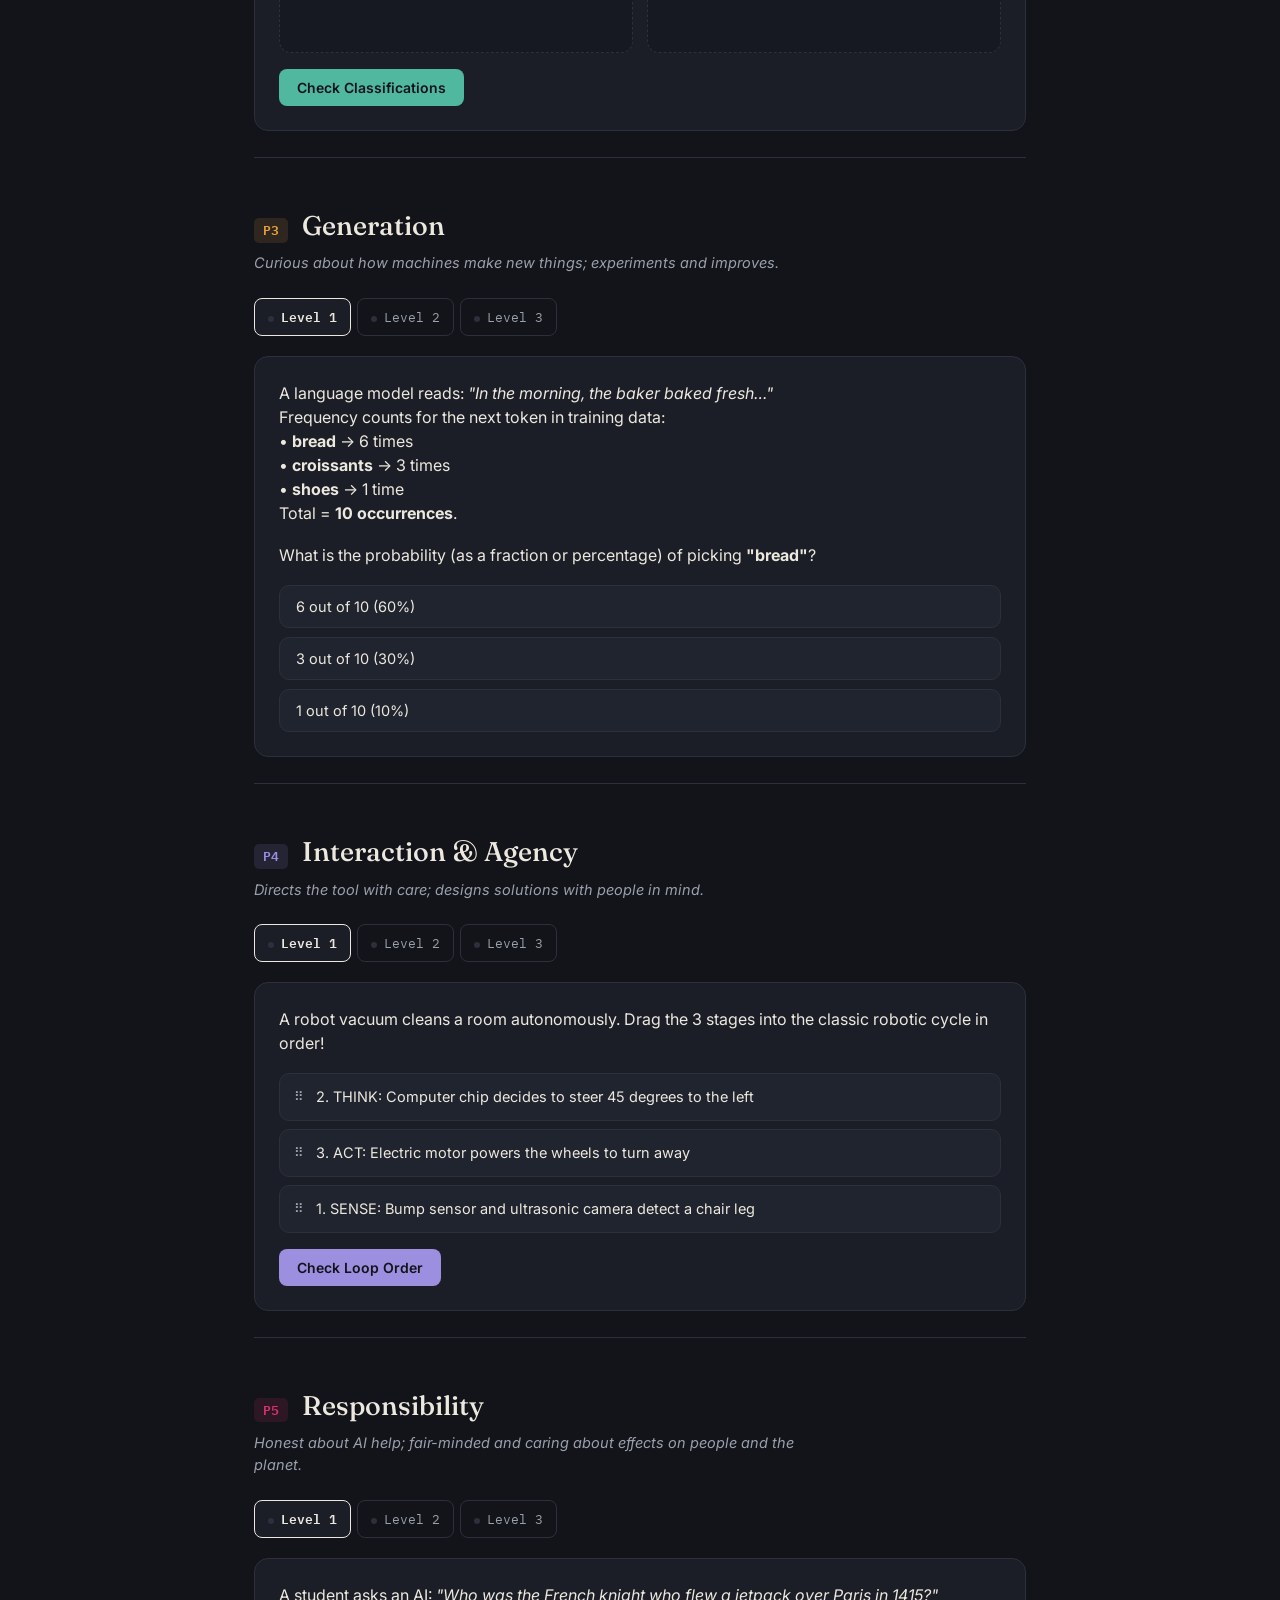
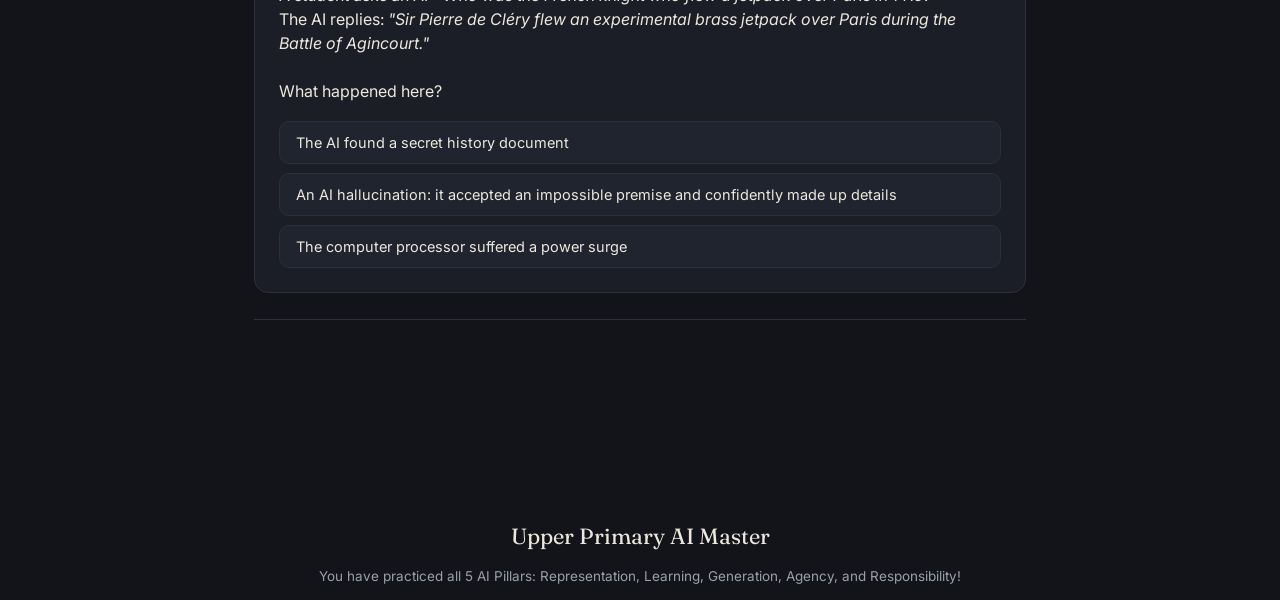
<file: up_lab.html>
<!DOCTYPE html>
<html lang="en">
<head>
  <meta charset="UTF-8">
  <meta name="viewport" content="width=device-width, initial-scale=1.0">
  <title>Upper Primary · AI Interactive Practice Lab (Grades 4–6)</title>
  
  <!-- Google Fonts -->
  <link rel="preconnect" href="https://fonts.googleapis.com">
  <link rel="preconnect" href="https://fonts.gstatic.com" crossorigin>
  <link href="https://fonts.googleapis.com/css2?family=Fraunces:opsz,wght@9..144,400;9..144,500;9..144,600&family=Inter:wght@400;500;600;700&family=IBM+Plex+Mono:wght@400;500;600&display=swap" rel="stylesheet">
  
  <!-- External CSS -->
  <link rel="stylesheet" href="css/up_lab.css">
</head>
<body>

  <div class="rainbow-stripe"></div>

  <!-- Header Bar -->
  <div class="lab-nav-header">
    <button class="back-home-btn" onclick="window.location.href='index.html'">
      ← Back to Main Syllabus
    </button>
    <div class="lab-badge-tag">Upper Primary Lab (Grades 4–6)</div>
  </div>

  <!-- Hero Header -->
  <header class="hero">
    <p class="kicker">Upper Primary · Grades 4–6 Practice Lab</p>
    <h1 class="title">Fifteen interactive challenges across five AI pillars.</h1>
    <p class="sub">
      Move beyond plain memorization! Practice feature vectors, neuron math, probability sampling, prompt architecture, and ethical safeguards.
    </p>

    <!-- Lab Progress Status Bar -->
    <div class="stat-banner">
      <span class="label">Progress:</span>
      <span class="score" id="overallScore">0 / 15 Solved</span>
      <div class="progress-track">
        <div class="progress-fill" id="overallFill"></div>
      </div>
      <button class="btn" style="background:#ECE8DE; padding:6px 12px; font-size:12px;" onclick="resetAll()">↻ Restart Lab</button>
    </div>

    <!-- Navigation Anchors -->
    <nav class="pillar-nav">
      <a href="#p1">P1 · Representation</a>
      <a href="#p2">P2 · Learning</a>
      <a href="#p3">P3 · Generation</a>
      <a href="#p4">P4 · Agency</a>
      <a href="#p5">P5 · Responsibility</a>
    </nav>
  </header>

  <div class="wrap">

    <!-- PILLAR 1: REPRESENTATION -->
    <section class="pillar" id="p1" style="--pc:var(--p1);--pcs:var(--p1-soft);">
      <div class="pillar-head">
        <span class="pillar-tag" style="background:var(--pcs);color:var(--p1);">P1</span>
        <h2>Representation</h2>
      </div>
      <p class="disposition">Trusts that meaning can be measured; looks for the numbers behind words and pictures.</p>

      <div class="level-tabs" data-pillar="p1"></div>

      <!-- P1 Level 1 -->
      <div class="level-panel active" data-pillar="p1" data-level="0">
        <div class="card">
          <p class="prompt">
            Computers don't read words all at once; they chop unfamiliar words into smaller puzzle pieces called <b>tokens</b>.<br>
            How will a sub-word tokenizer most likely break down the word <b>“unbreakable”</b>?
          </p>
          <div class="options" id="p1l1-opts">
            <button class="opt" data-correct="false">u-n-b-r-e-a-k-a-b-l-e (11 separate single-letter tokens)</button>
            <button class="opt" data-correct="true">["un", "break", "able"] (3 meaningful sub-word tokens)</button>
            <button class="opt" data-correct="false">["unbreakable"] (always stays as 1 whole word)</button>
            <button class="opt" data-correct="false">["u", "nbreakable"] (cuts after the first letter)</button>
          </div>
          <div class="feedback" id="p1l1-fb"></div>
        </div>
      </div>

      <!-- P1 Level 2 -->
      <div class="level-panel" data-pillar="p1" data-level="1">
        <div class="card">
          <p class="prompt">
            An AI represents fruit using two features: <b>[Weight in grams, Sweetness score from 1 to 10]</b>.<br>
            • A Watermelon is at <span class="mono">[5000, 7]</span><br>
            • A Grape is at <span class="mono">[5, 8]</span><br>
            • A Blueberry is at <span class="mono">[2, 8]</span>
          </p>
          <p class="prompt">Which two fruits sit closest together in numerical feature space?</p>
          <div class="options" id="p1l2-opts">
            <button class="opt" data-correct="false">Watermelon and Grape</button>
            <button class="opt" data-correct="false">Watermelon and Blueberry</button>
            <button class="opt" data-correct="true">Grape and Blueberry</button>
          </div>
          <div class="feedback" id="p1l2-fb"></div>
        </div>
      </div>

      <!-- P1 Level 3 -->
      <div class="level-panel" data-pillar="p1" data-level="2">
        <div class="card">
          <p class="prompt">
            You are collecting a mini training dataset of <b>6 animal photos</b> so an AI learns to tell birds from other animals.<br>
            Drag the animals into the correct label buckets so the training dataset has both classes clearly identified!
          </p>
          <div class="bucket-source" id="p1l3-source"></div>
          <div class="buckets">
            <div class="bucket" data-bucket="bird"><h4>Label: "Bird" (3 items)</h4><div class="bucket-drop"></div></div>
            <div class="bucket" data-bucket="not-bird"><h4>Label: "Not Bird" (3 items)</h4><div class="bucket-drop"></div></div>
          </div>
          <button class="btn" id="p1l3-check" style="background:var(--p1);margin-top:16px;">Check Dataset Labels</button>
          <div class="feedback" id="p1l3-fb"></div>
        </div>
      </div>
    </section>

    <!-- PILLAR 2: LEARNING -->
    <section class="pillar" id="p2" style="--pc:var(--p2);--pcs:var(--p2-soft);">
      <div class="pillar-head">
        <span class="pillar-tag" style="background:var(--pcs);color:var(--p2);">P2</span>
        <h2>Learning</h2>
      </div>
      <p class="disposition">Believes behaviour is learned from data — and that data can be fair or unfair.</p>

      <div class="level-tabs" data-pillar="p2"></div>

      <!-- P2 Level 1 -->
      <div class="level-panel active" data-pillar="p2" data-level="0">
        <div class="card">
          <p class="prompt">
            Drag each item into whether it relies on a <b>Fixed Rule</b> (written by a human programmer) or <b>Learning from Data</b> (machine learning patterns).
          </p>
          <div class="bucket-source" id="p2l1-source"></div>
          <div class="buckets">
            <div class="bucket" data-bucket="rule"><h4>Fixed Rule</h4><div class="bucket-drop"></div></div>
            <div class="bucket" data-bucket="ml"><h4>Learned from Data</h4><div class="bucket-drop"></div></div>
          </div>
          <button class="btn" id="p2l1-check" style="background:var(--p2);margin-top:16px;">Check Classifications</button>
          <div class="feedback" id="p2l1-fb"></div>
        </div>
      </div>

      <!-- P2 Level 2 -->
      <div class="level-panel" data-pillar="p2" data-level="1">
        <div class="card">
          <p class="prompt">
            An artificial neuron decides whether to recommend taking an umbrella. It calculates:<br>
            <span class="mono">Sum = (Rain_Cloud × Weight₁) + (Wind_Gust × Weight₂)</span><br>
            • Rain_Cloud input = <span class="mono">3</span>, Weight₁ = <span class="mono">2</span><br>
            • Wind_Gust input = <span class="mono">2</span>, Weight₂ = <span class="mono">1</span><br>
            The threshold to fire is <b>7</b>.
          </p>
          <div class="field-row">
            <div class="field">
              <label for="p2l2-sum">1. What is the weighted sum?</label>
              <input type="number" id="p2l2-sum" placeholder="e.g. 10">
            </div>
          </div>
          <p class="prompt" style="margin-top:10px;">2. Does the neuron fire (recommend an umbrella)?</p>
          <div class="options" id="p2l2-opts" style="max-width:320px;">
            <button class="opt" data-val="yes">Yes, it fires</button>
            <button class="opt" data-val="no">No, it does not fire</button>
          </div>
          <button class="btn" id="p2l2-check" style="background:var(--p2);margin-top:14px;">Verify Calculation</button>
          <div class="feedback" id="p2l2-fb"></div>
        </div>
      </div>

      <!-- P2 Level 3 -->
      <div class="level-panel" data-pillar="p2" data-level="2">
        <div class="card">
          <p class="prompt">
            A class trains a classifier to identify ripe strawberries. Every photo of a ripe strawberry was taken on a <b>clean white kitchen plate</b>. When tested outdoors in the grass, the model fails to detect real strawberries. What happened?
          </p>
          <div class="options" id="p2l3-opts">
            <button class="opt" data-correct="false">The camera battery ran too low outdoors</button>
            <button class="opt" data-correct="true">The model learned a shortcut (white plate) instead of the actual strawberry features</button>
            <button class="opt" data-correct="false">Strawberries lose their color when outdoor sensors photograph them</button>
          </div>
          <div class="feedback" id="p2l3-fb"></div>
        </div>
      </div>
    </section>

    <!-- PILLAR 3: GENERATION -->
    <section class="pillar" id="p3" style="--pc:var(--p3);--pcs:var(--p3-soft);">
      <div class="pillar-head">
        <span class="pillar-tag" style="background:var(--pcs);color:var(--p3);">P3</span>
        <h2>Generation</h2>
      </div>
      <p class="disposition">Curious about how machines make new things; experiments and improves.</p>

      <div class="level-tabs" data-pillar="p3"></div>

      <!-- P3 Level 1 -->
      <div class="level-panel active" data-pillar="p3" data-level="0">
        <div class="card">
          <p class="prompt">
            A language model reads: <i>"In the morning, the baker baked fresh…"</i><br>
            Frequency counts for the next token in training data:<br>
            • <b>bread</b> → 6 times<br>
            • <b>croissants</b> → 3 times<br>
            • <b>shoes</b> → 1 time<br>
            Total = <b>10 occurrences</b>.
          </p>
          <p class="prompt">What is the probability (as a fraction or percentage) of picking <b>"bread"</b>?</p>
          <div class="options" id="p3l1-opts">
            <button class="opt" data-correct="true">6 out of 10 (60%)</button>
            <button class="opt" data-correct="false">3 out of 10 (30%)</button>
            <button class="opt" data-correct="false">1 out of 10 (10%)</button>
          </div>
          <div class="feedback" id="p3l1-fb"></div>
        </div>
      </div>

      <!-- P3 Level 2 -->
      <div class="level-panel" data-pillar="p3" data-level="1">
        <div class="card">
          <p class="prompt">
            Experiment with the <b>Temperature Dial</b>! Temperature controls how randomly an AI picks from its likely next words.
          </p>
          <div class="field-row">
            <div class="field" style="width:100%; max-width:400px;">
              <label for="p3-temp-slider">Temperature: <span id="temp-display" class="mono">0.2 (Low)</span></label>
              <input type="range" id="p3-temp-slider" min="0.1" max="1.0" step="0.1" value="0.2" style="width:100%; accent-color:var(--p3);">
            </div>
          </div>
          <div class="sandbox-box" id="p3-temp-output">
            Output: "The cat sat on the mat. The cat sat on the mat."
          </div>
          <p class="prompt" style="margin-top:18px;">
            Which temperature setting is best for <b>writing imaginative fantasy fairy tales</b>?
          </p>
          <div class="options" id="p3l2-opts">
            <button class="opt" data-correct="false">Low Temperature (0.1) — strictly predictable</button>
            <button class="opt" data-correct="true">Higher Temperature (0.8) — more varied and creative</button>
          </div>
          <div class="feedback" id="p3l2-fb"></div>
        </div>
      </div>

      <!-- P3 Level 3 -->
      <div class="level-panel" data-pillar="p3" data-level="2">
        <div class="card">
          <p class="prompt">
            A high-scoring prompt uses: <b>Role + Task + Constraint</b>.<br>
            Drag each piece into the correct slot to build an effective study prompt!
          </p>
          <div class="bucket-source" id="p3l3-source"></div>
          <div class="buckets" style="grid-template-columns:1fr 1fr 1fr;">
            <div class="bucket" data-bucket="role"><h4>1. Role</h4><div class="bucket-drop"></div></div>
            <div class="bucket" data-bucket="task"><h4>2. Task</h4><div class="bucket-drop"></div></div>
            <div class="bucket" data-bucket="constraint"><h4>3. Constraint</h4><div class="bucket-drop"></div></div>
          </div>
          <button class="btn" id="p3l3-check" style="background:var(--p3);margin-top:16px;">Check Prompt Anatomy</button>
          <div class="feedback" id="p3l3-fb"></div>
        </div>
      </div>
    </section>

    <!-- PILLAR 4: INTERACTION & AGENCY -->
    <section class="pillar" id="p4" style="--pc:var(--p4);--pcs:var(--p4-soft);">
      <div class="pillar-head">
        <span class="pillar-tag" style="background:var(--pcs);color:var(--p4);">P4</span>
        <h2>Interaction &amp; Agency</h2>
      </div>
      <p class="disposition">Directs the tool with care; designs solutions with people in mind.</p>

      <div class="level-tabs" data-pillar="p4"></div>

      <!-- P4 Level 1 -->
      <div class="level-panel active" data-pillar="p4" data-level="0">
        <div class="card">
          <p class="prompt">
            A robot vacuum cleans a room autonomously. Drag the 3 stages into the classic robotic cycle in order!
          </p>
          <ul class="orderlist" id="p4l1-list"></ul>
          <button class="btn" id="p4l1-check" style="background:var(--p4);margin-top:16px;">Check Loop Order</button>
          <div class="feedback" id="p4l1-fb"></div>
        </div>
      </div>

      <!-- P4 Level 2 -->
      <div class="level-panel" data-pillar="p4" data-level="1">
        <div class="card">
          <p class="prompt">
            An AI agent is asked: <b>“What is 47,829 × 382?”</b><br>
            Why is it smarter for the agent to call an <b>external calculator tool</b> rather than guessing the tokens itself?
          </p>
          <div class="options" id="p4l2-opts">
            <button class="opt" data-correct="false">Calculators use less screen space than words</button>
            <button class="opt" data-correct="true">Language models predict likely words and can hallucinate digits; calculators guarantee exact math</button>
            <button class="opt" data-correct="false">Language models are forbidden by law from doing multiplication</button>
          </div>
          <div class="feedback" id="p4l2-fb"></div>
        </div>
      </div>

      <!-- P4 Level 3 -->
      <div class="level-panel" data-pillar="p4" data-level="2">
        <div class="card">
          <p class="prompt">
            Your school builds an automated Lost-and-Found AI locker that photographs forgotten lunchboxes and automatically texts the student. What is the safest design fix for when two students have <b>identical blue lunchboxes</b>?
          </p>
          <div class="options" id="p4l3-opts">
            <button class="opt" data-correct="false">Ban all blue lunchboxes from the school</button>
            <button class="opt" data-correct="false">Give the lunchbox to whichever student asks first</button>
            <button class="opt" data-correct="true">Add a human check-in or require a student ID confirmation before opening the door</button>
          </div>
          <div class="feedback" id="p4l3-fb"></div>
        </div>
      </div>
    </section>

    <!-- PILLAR 5: RESPONSIBILITY -->
    <section class="pillar" id="p5" style="--pc:var(--p5);--pcs:var(--p5-soft);">
      <div class="pillar-head">
        <span class="pillar-tag" style="background:var(--pcs);color:var(--p5);">P5</span>
        <h2>Responsibility</h2>
      </div>
      <p class="disposition">Honest about AI help; fair-minded and caring about effects on people and the planet.</p>

      <div class="level-tabs" data-pillar="p5"></div>

      <!-- P5 Level 1 -->
      <div class="level-panel active" data-pillar="p5" data-level="0">
        <div class="card">
          <p class="prompt">
            A student asks an AI: <i>"Who was the French knight who flew a jetpack over Paris in 1415?"</i><br>
            The AI replies: <i>"Sir Pierre de Cléry flew an experimental brass jetpack over Paris during the Battle of Agincourt."</i><br><br>
            What happened here?
          </p>
          <div class="options" id="p5l1-opts">
            <button class="opt" data-correct="false">The AI found a secret history document</button>
            <button class="opt" data-correct="true">An AI hallucination: it accepted an impossible premise and confidently made up details</button>
            <button class="opt" data-correct="false">The computer processor suffered a power surge</button>
          </div>
          <div class="feedback" id="p5l1-fb"></div>
        </div>
      </div>

      <!-- P5 Level 2 -->
      <div class="level-panel" data-pillar="p5" data-level="1">
        <div class="card">
          <p class="prompt">
            Liam used an AI chatbot to generate an outline and study questions for his history project. Which sentence is the most responsible acknowledgment to include in his report?
          </p>
          <div class="options" id="p5l2-opts">
            <button class="opt" data-correct="false">“I wrote every single word with no outside help at all.”</button>
            <button class="opt" data-correct="true">“I used an AI assistant to brainstorm this project outline and verified the historical facts using the school encyclopedia.”</button>
            <button class="opt" data-correct="false">“The AI wrote this essay for me so you should grade the computer.”</button>
          </div>
          <div class="feedback" id="p5l2-fb"></div>
        </div>
      </div>

      <!-- P5 Level 3 -->
      <div class="level-panel" data-pillar="p5" data-level="2">
        <div class="card">
          <p class="prompt">
            Liam generates <b>200 high-resolution AI fantasy posters</b> just to pick one for a 2-minute class presentation.<br>
            Why is mass-generating hundreds of throwaway AI pictures considered environmentally irresponsible?
          </p>
          <div class="options" id="p5l3-opts">
            <button class="opt" data-correct="true">Data centers running heavy GPU calculations consume large amounts of electricity and water for cooling</button>
            <button class="opt" data-correct="false">The computer monitor will run out of digital pixels</button>
            <button class="opt" data-correct="false">The internet cables get physically clogged with picture files</button>
          </div>
          <div class="feedback" id="p5l3-fb"></div>
        </div>
      </div>
    </section>

  </div>

  <footer>
    <div class="stamp">Upper Primary AI Master</div>
    <p>You have practiced all 5 AI Pillars: Representation, Learning, Generation, Agency, and Responsibility!</p>
  </footer>

  <!-- External JS -->
  <script src="js/up_lab.js"></script>
</body>
</html>
</file>
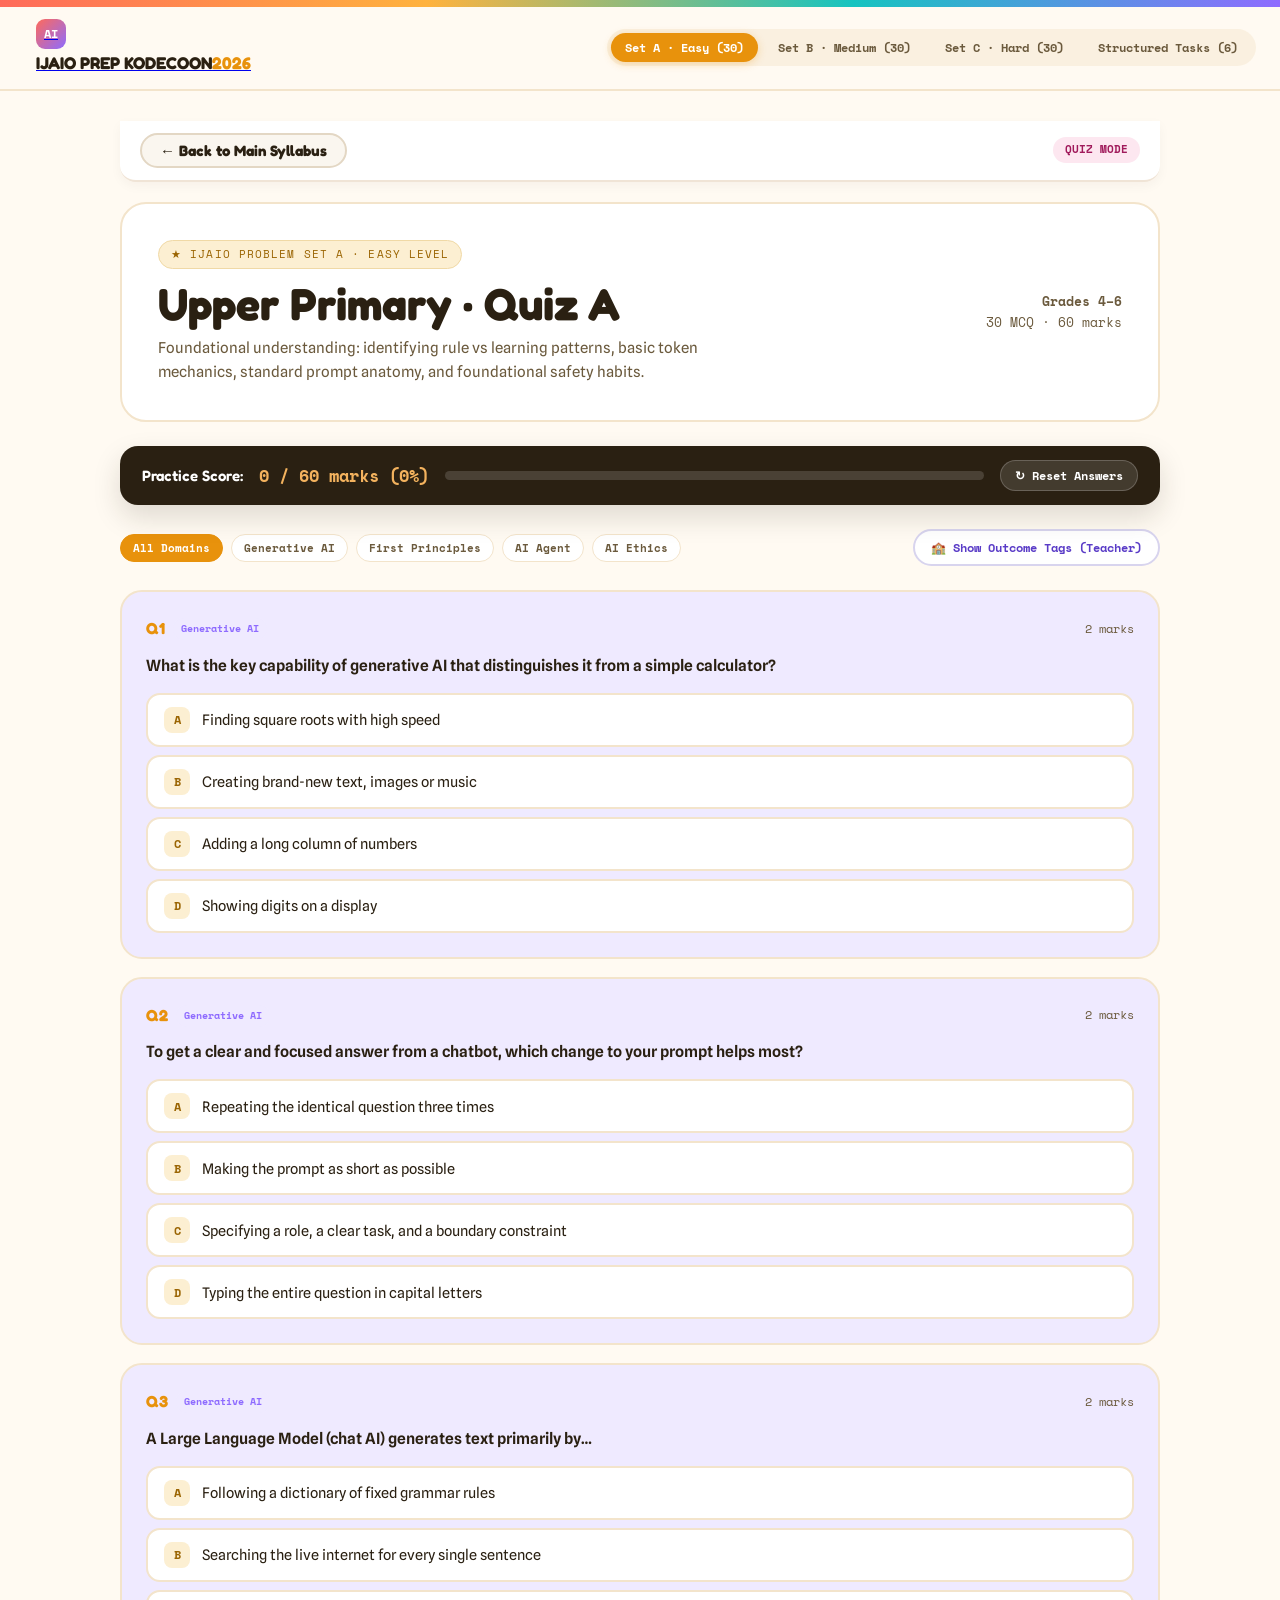
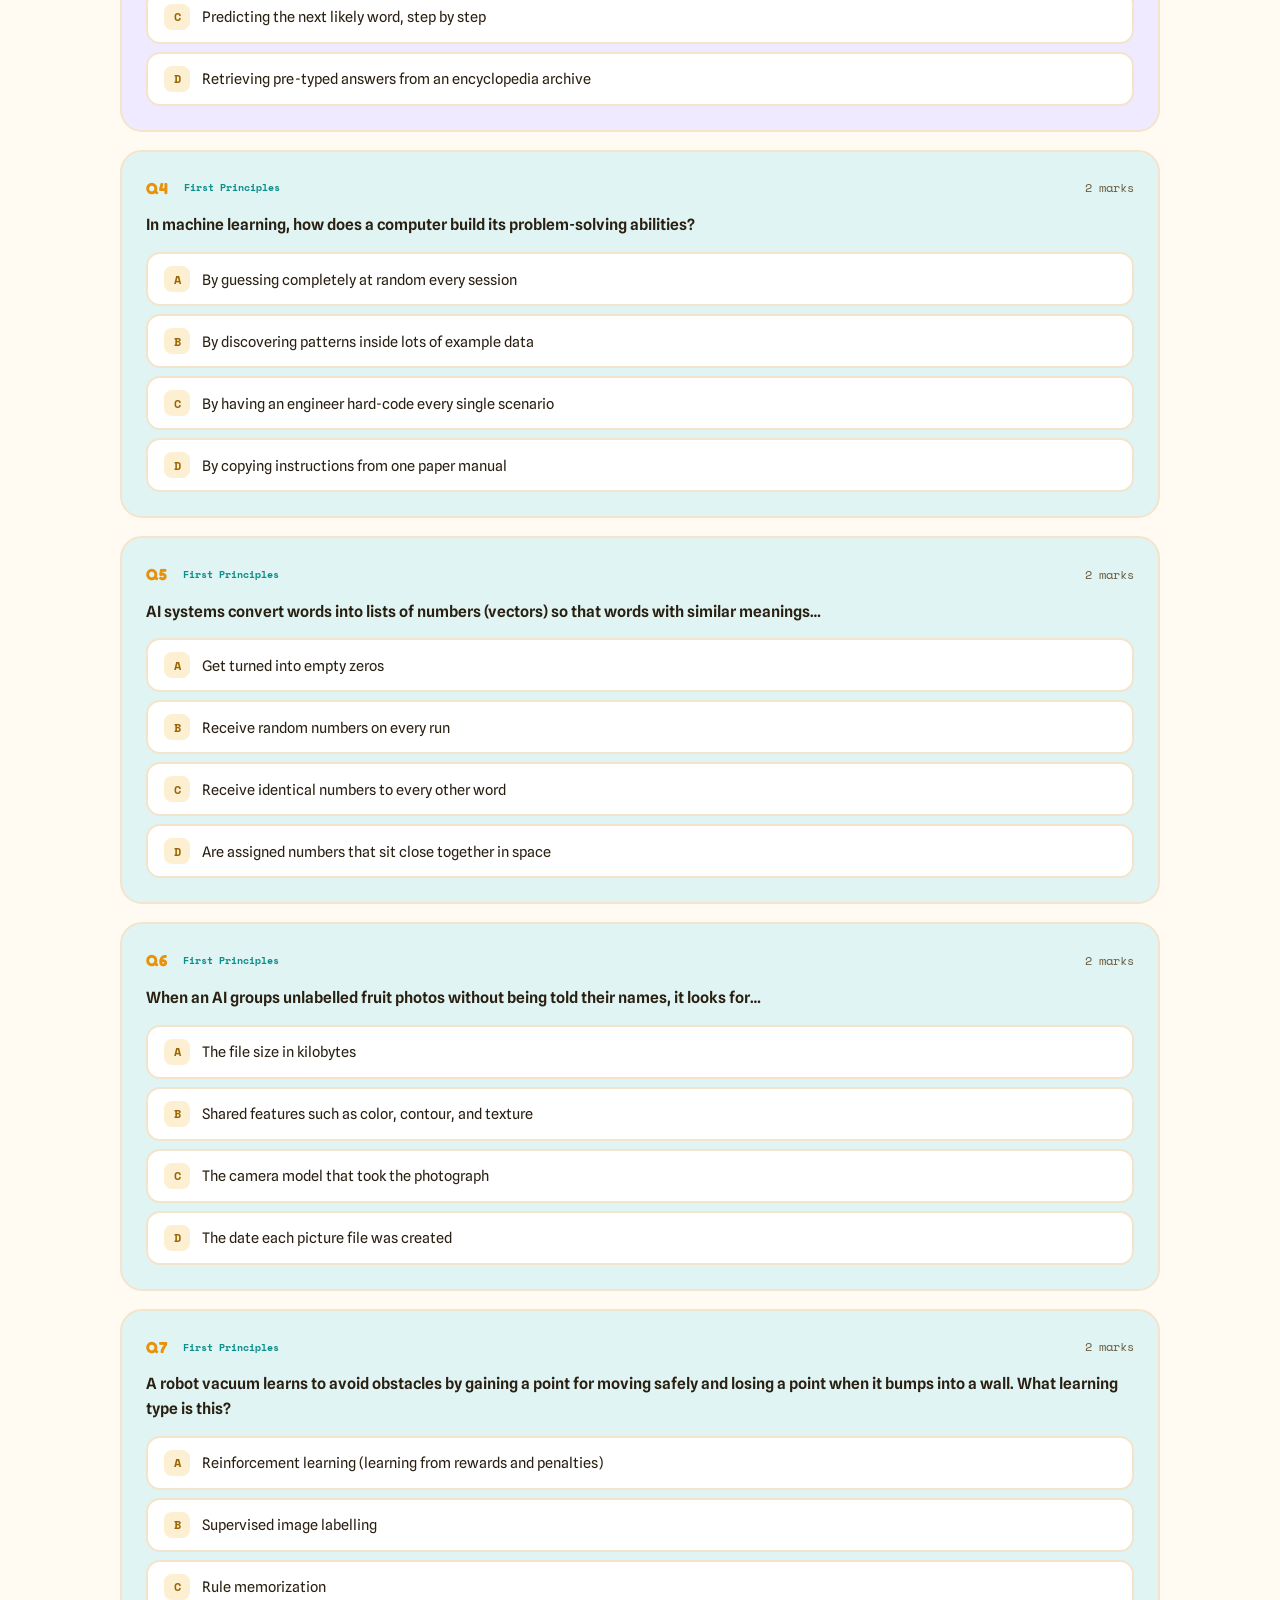
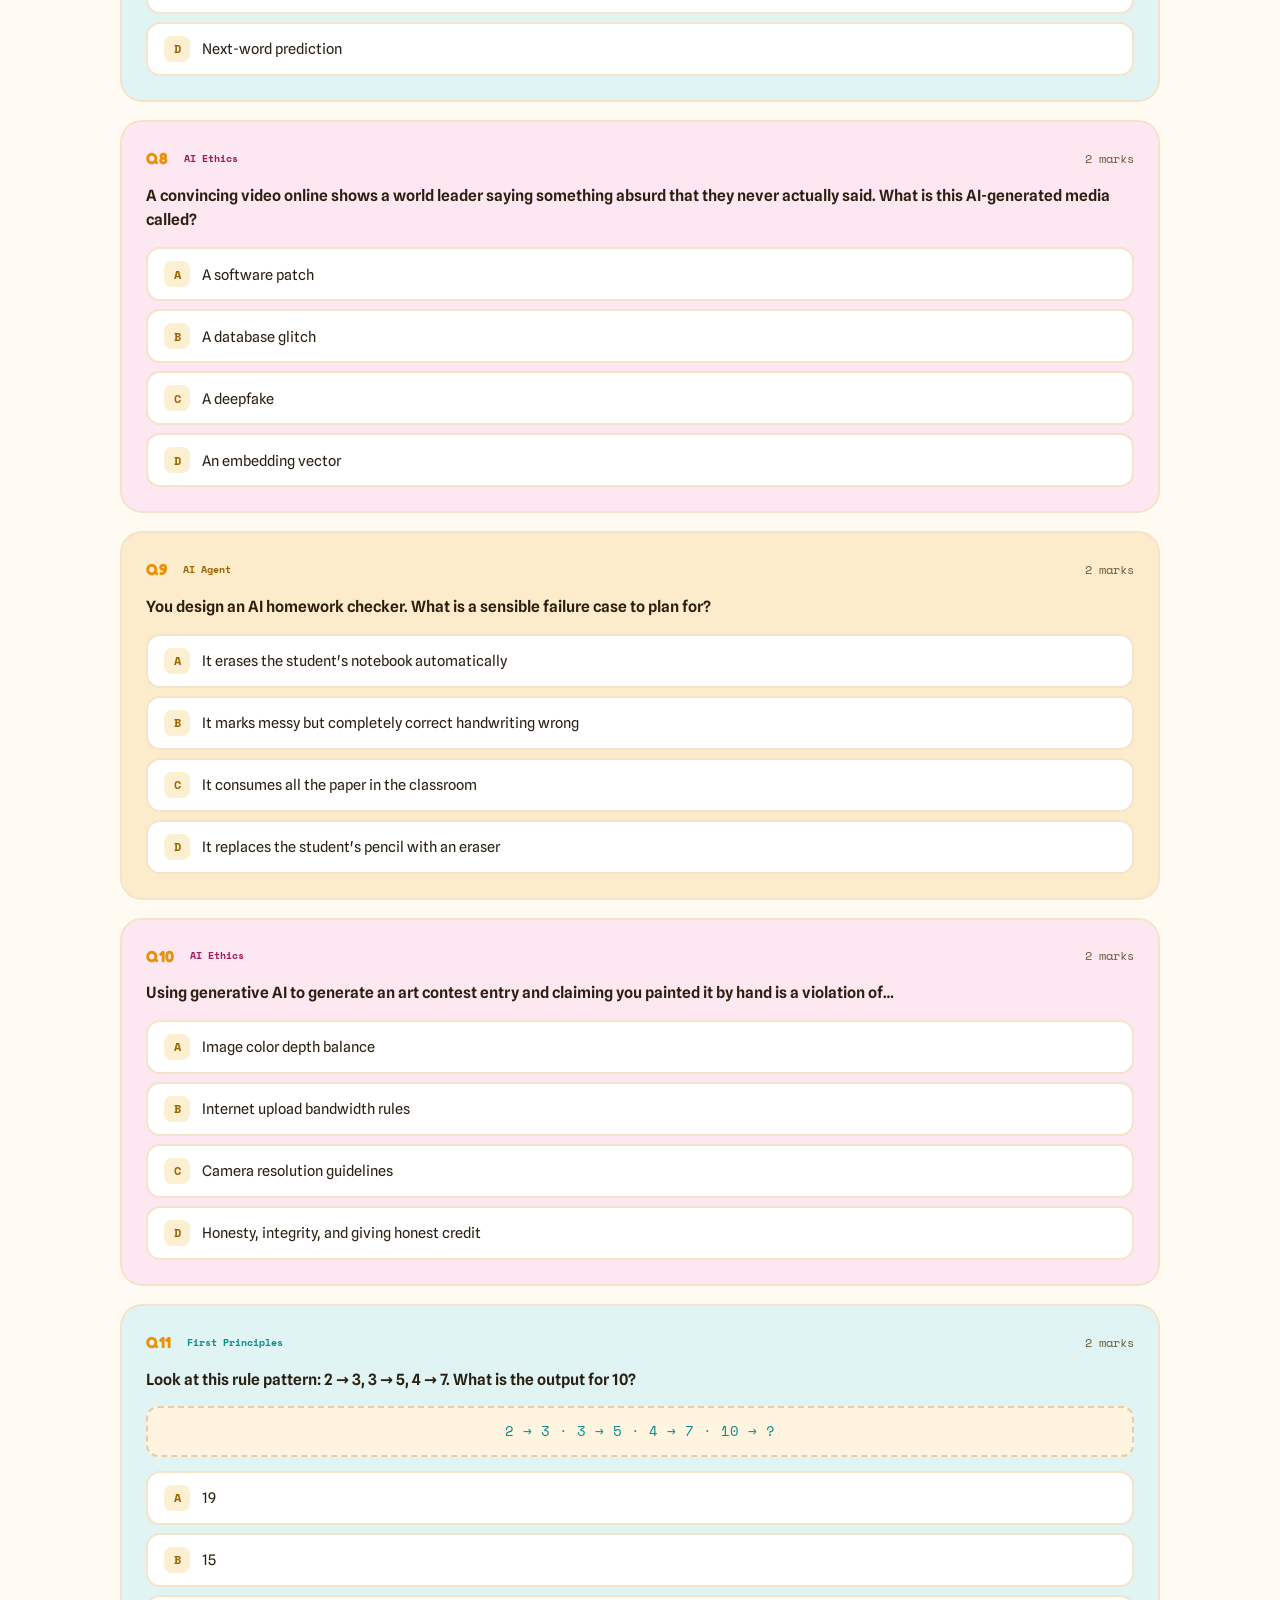
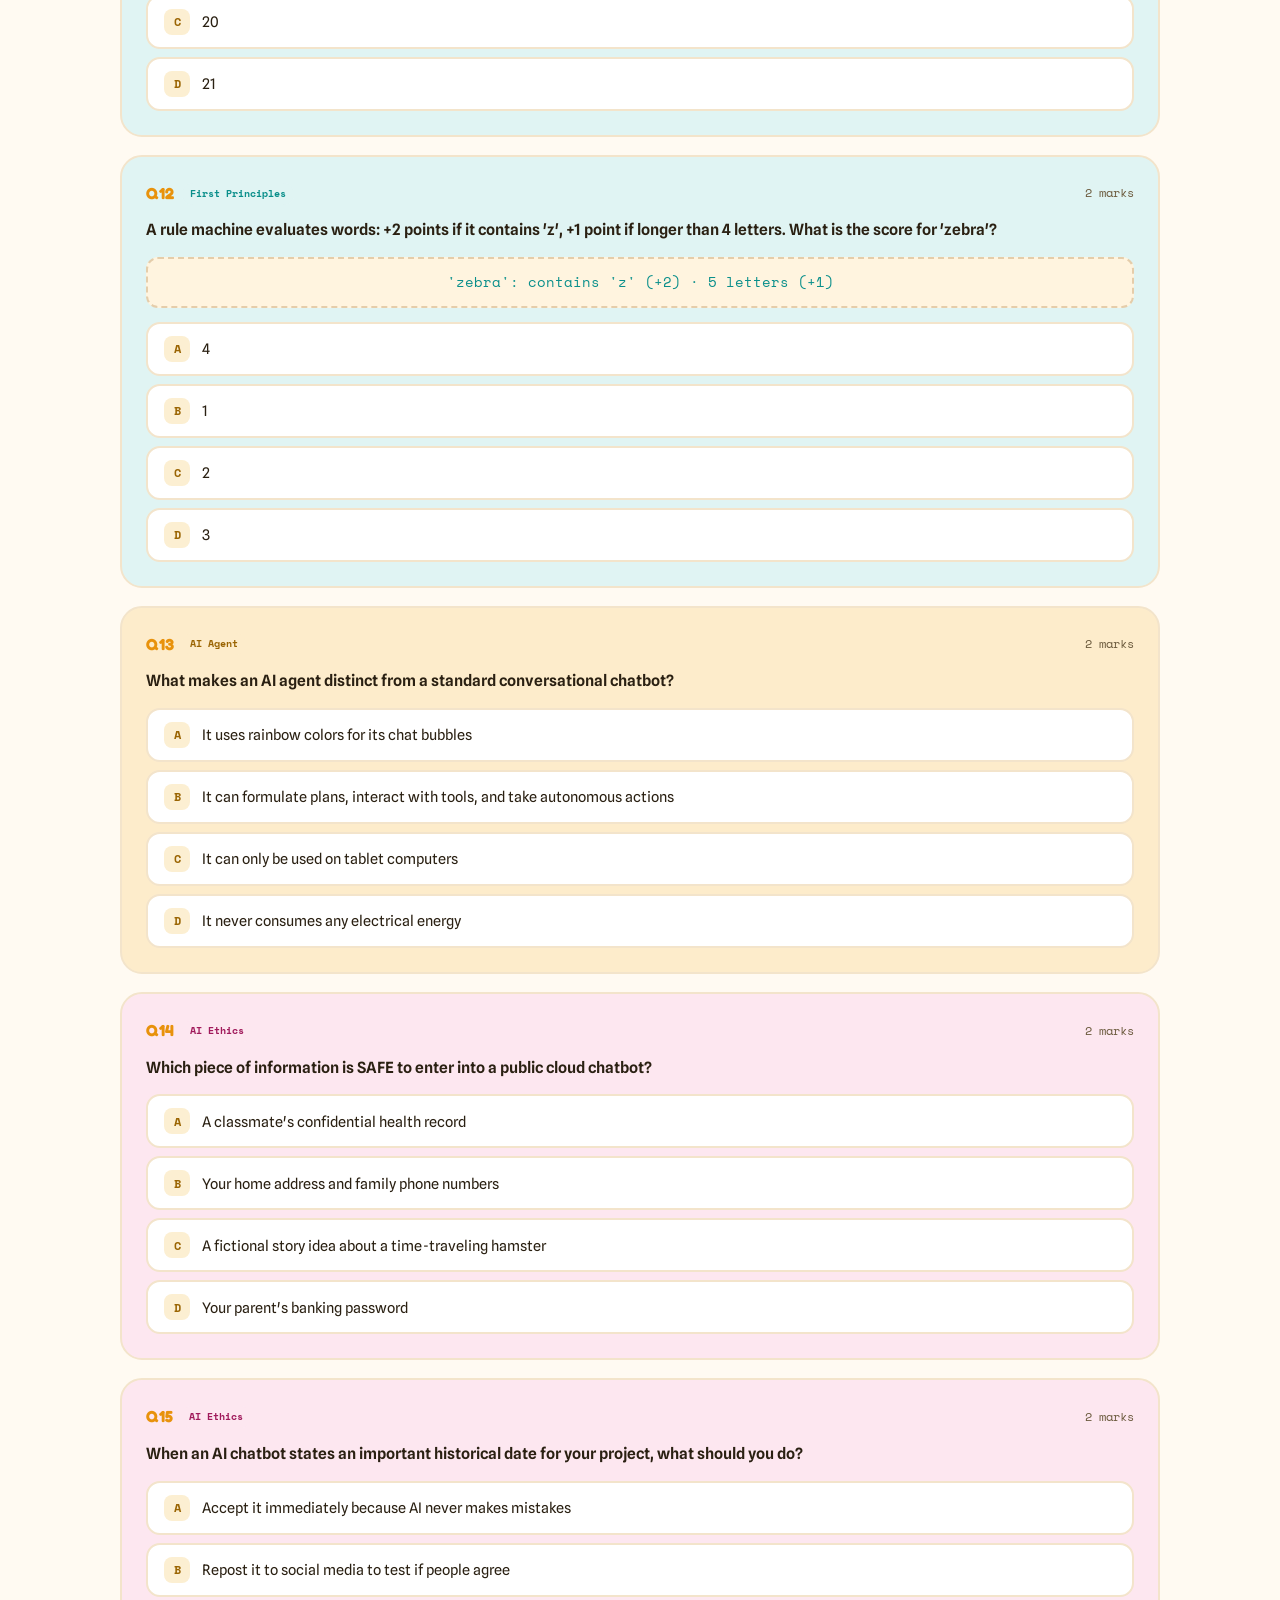
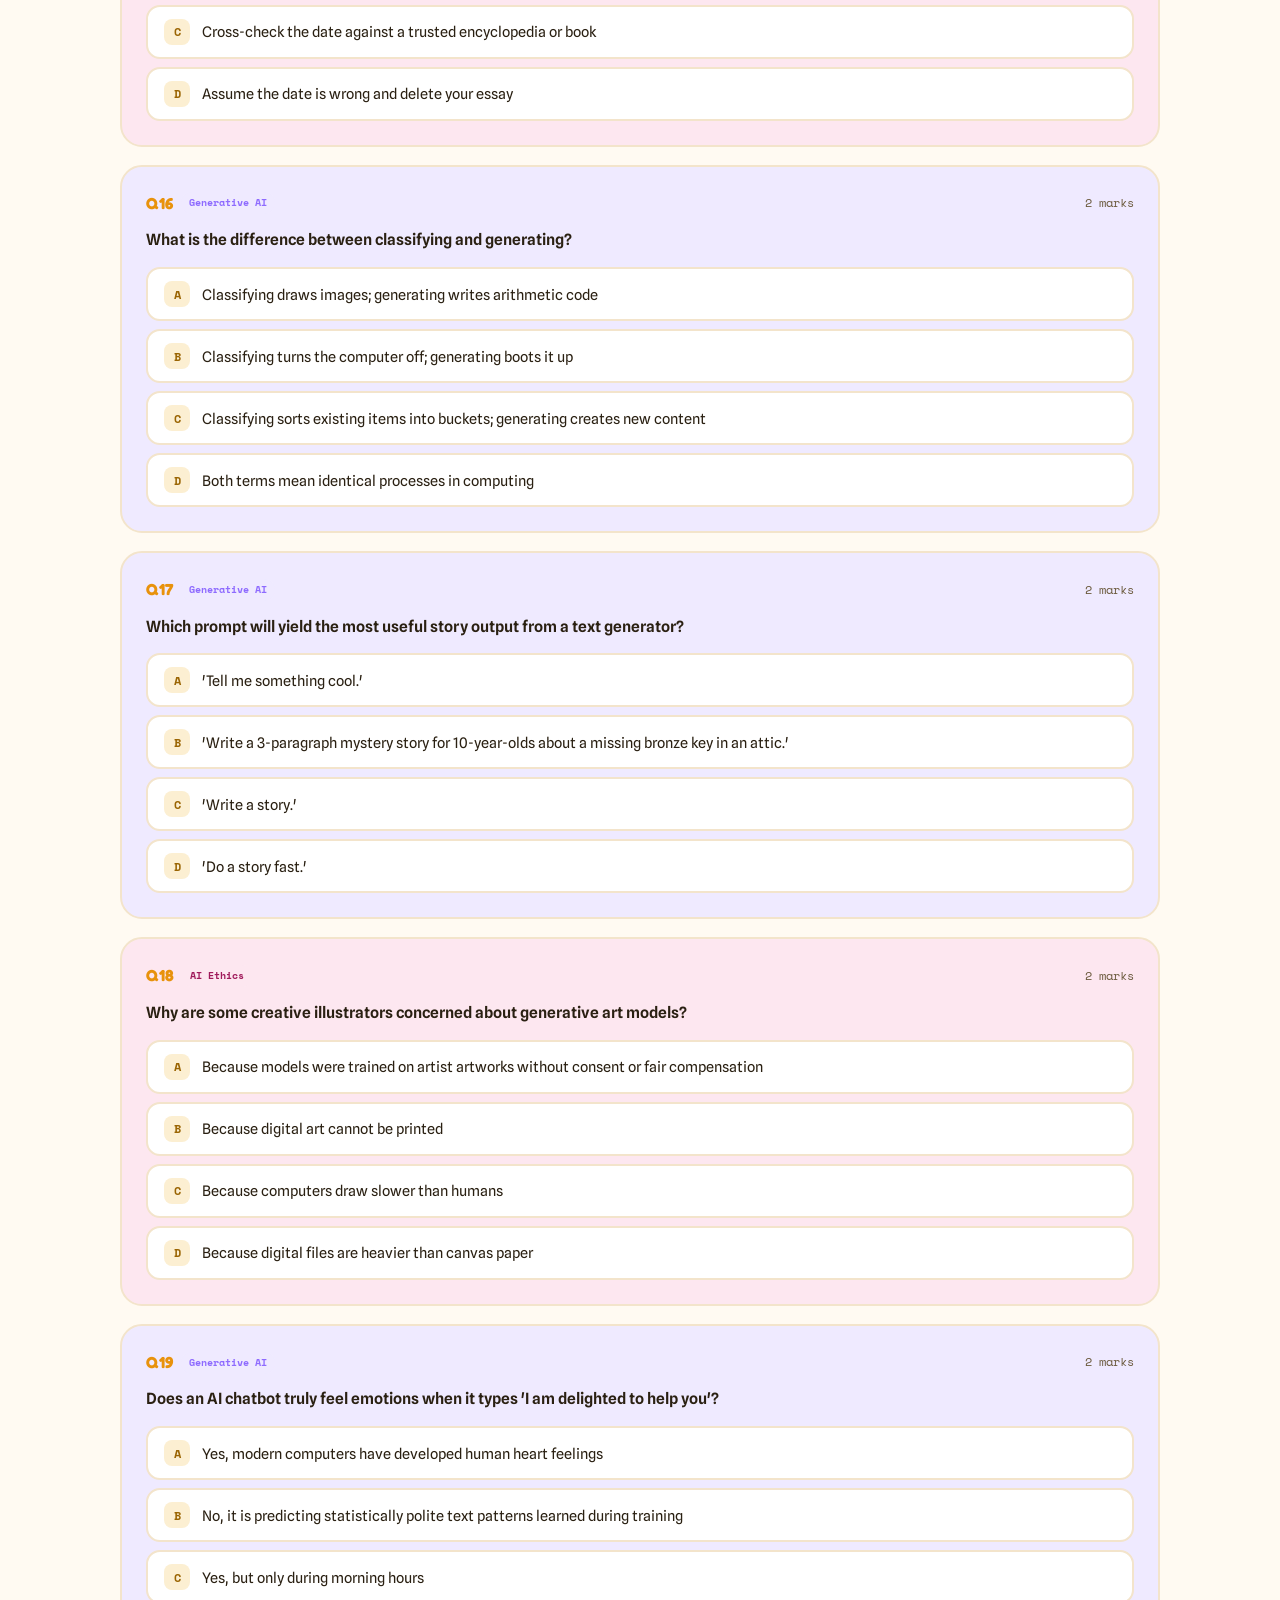
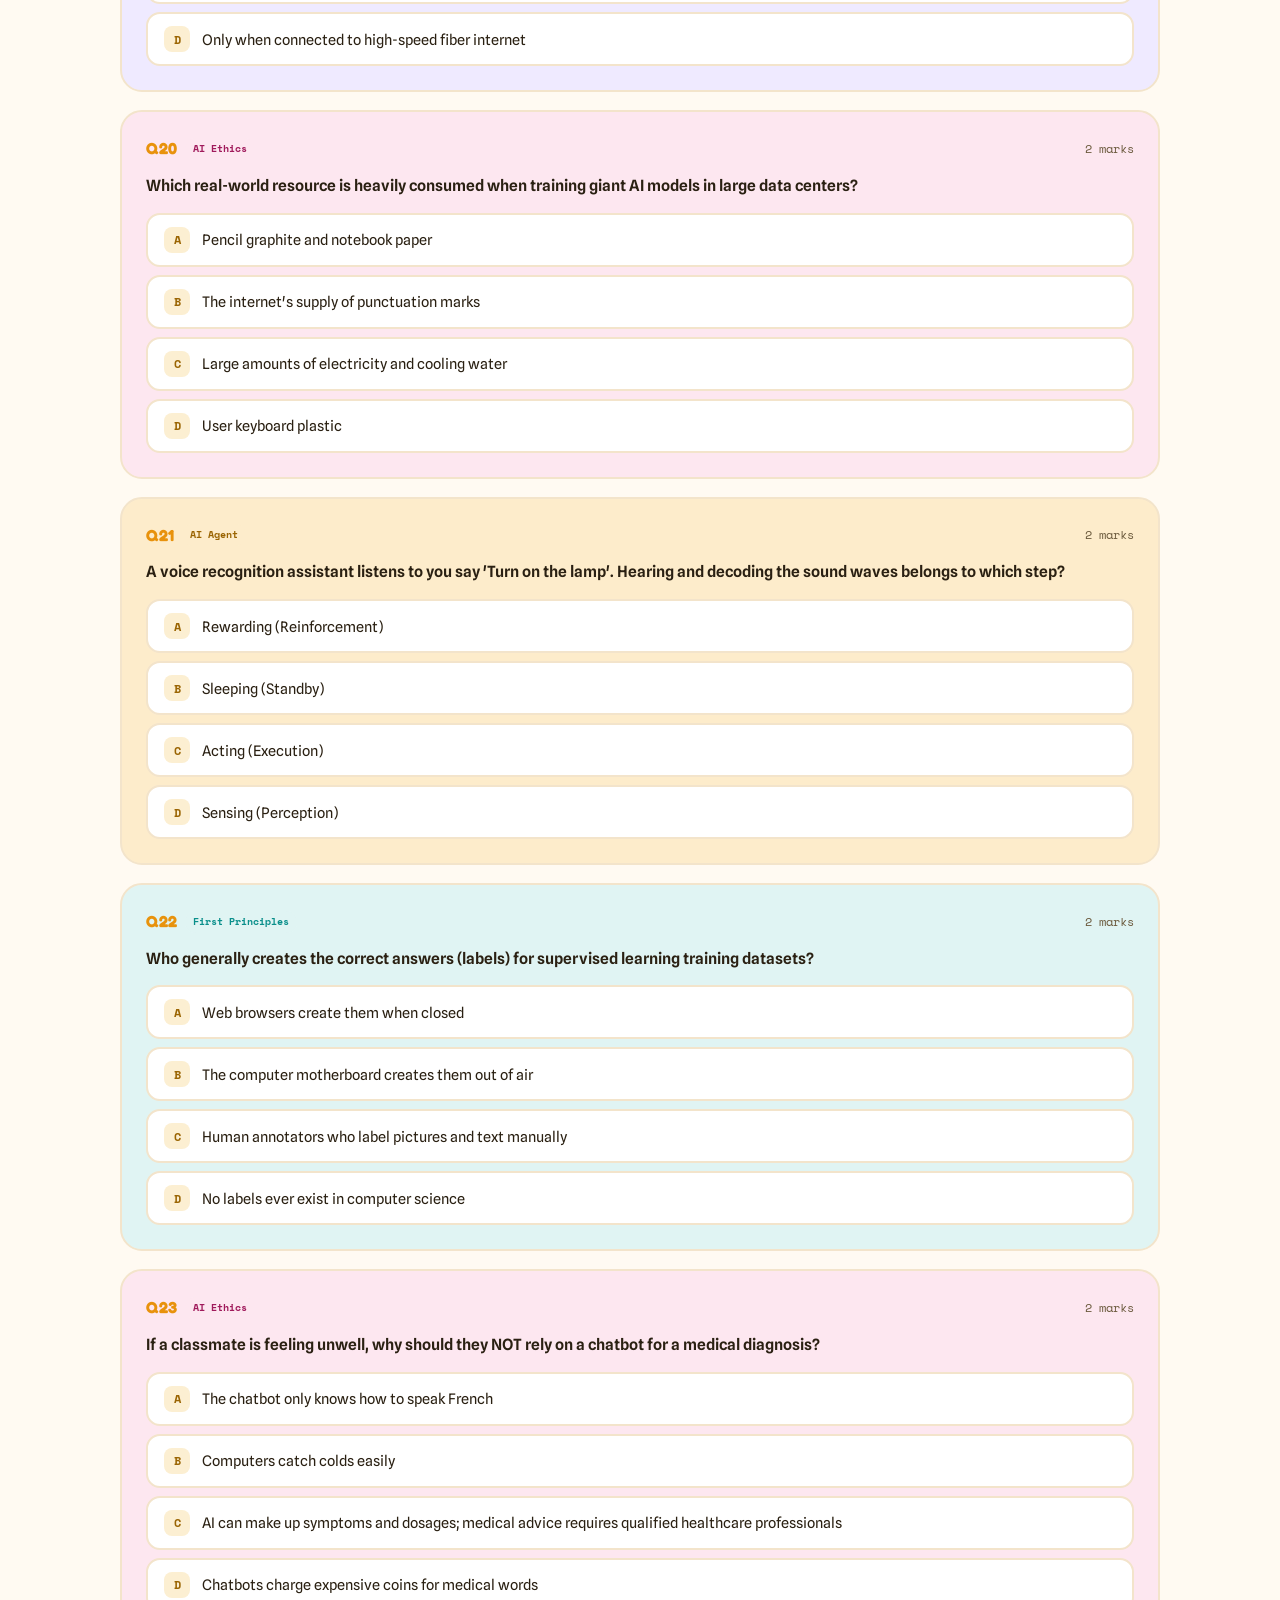
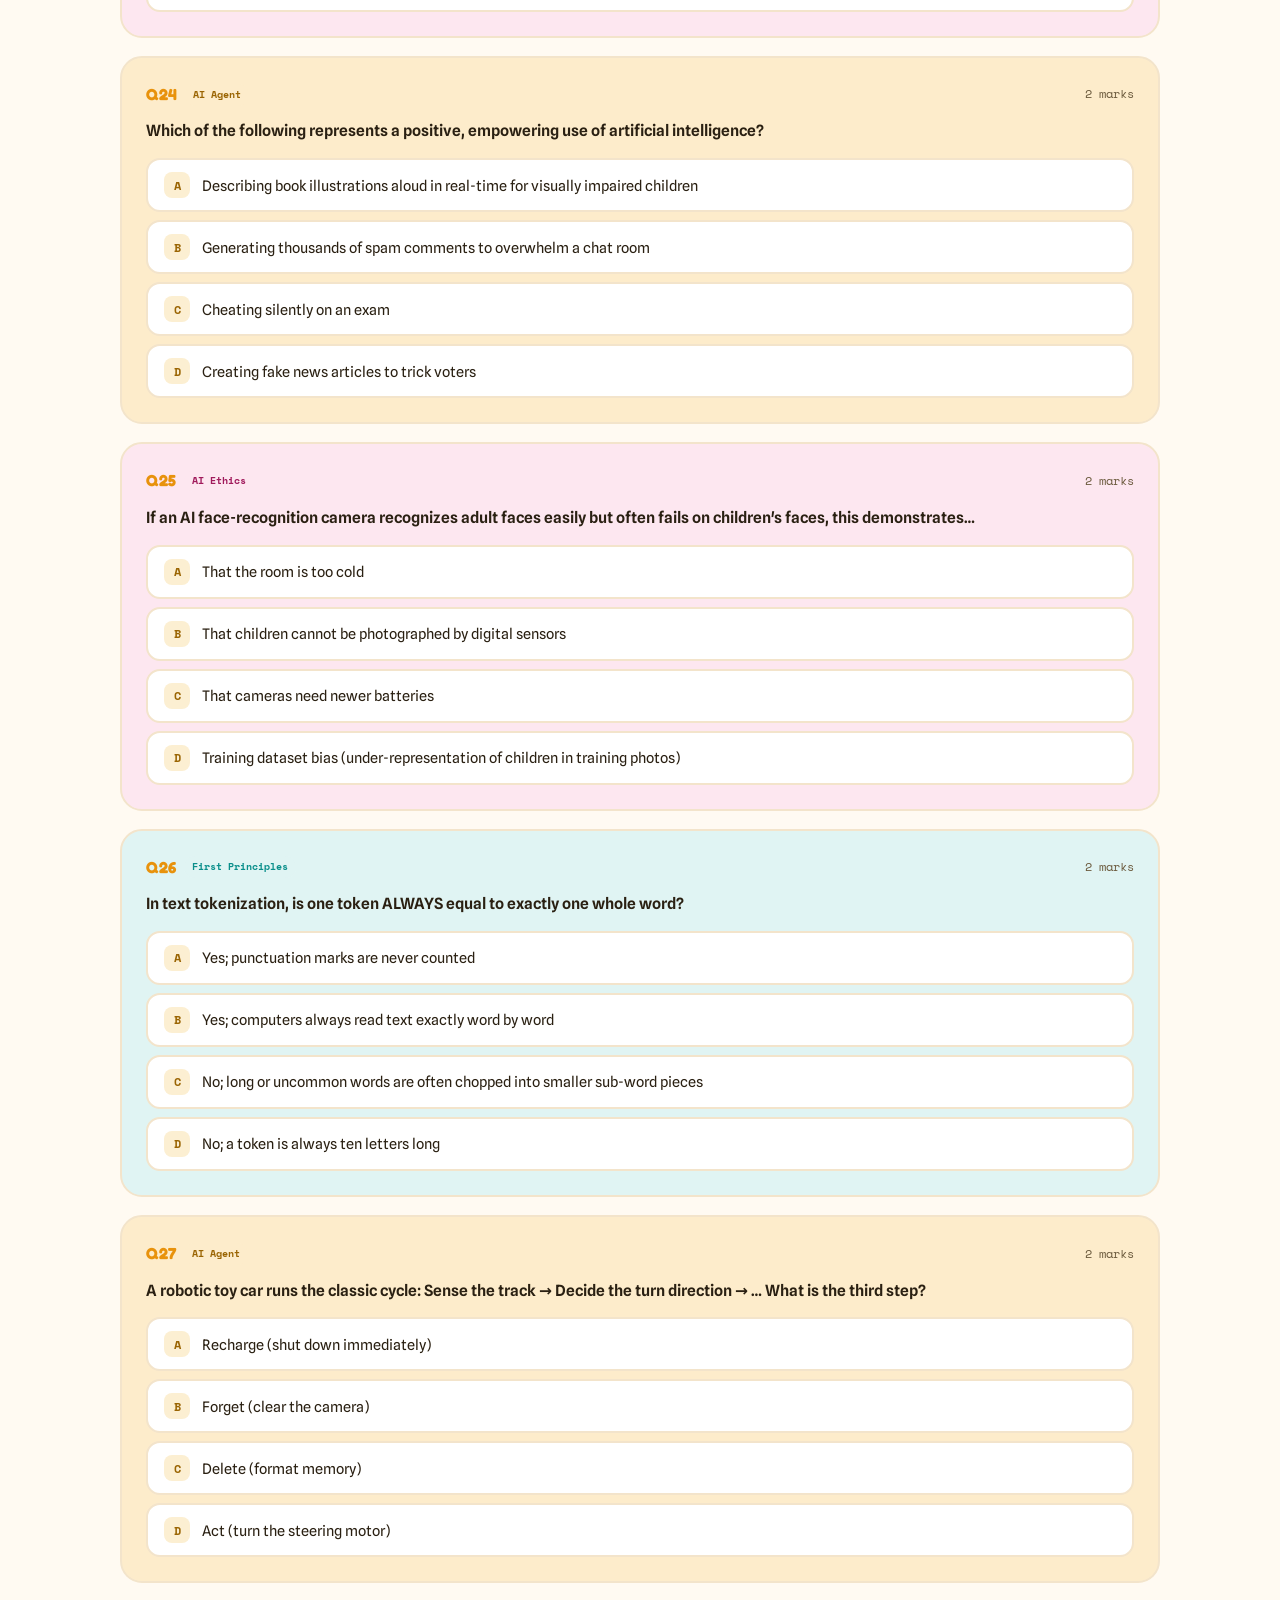
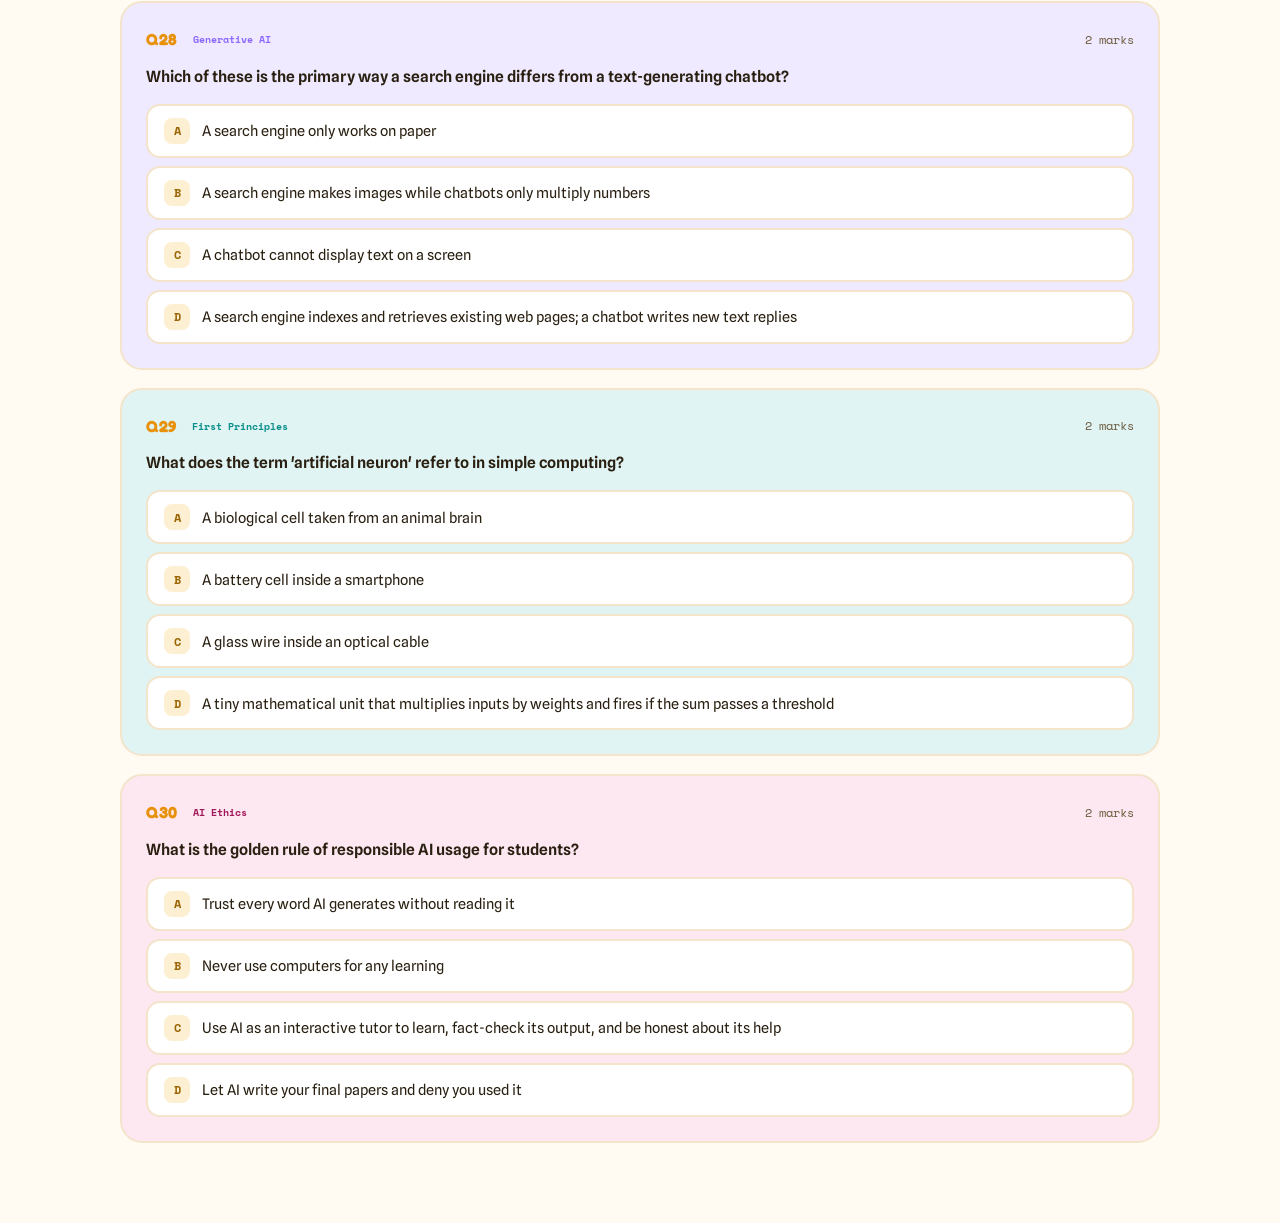
<file: up_quiz.html>
<!DOCTYPE html>
<html lang="en">
<head>
  <meta charset="UTF-8">
  <meta name="viewport" content="width=device-width, initial-scale=1.0">
  <title>IJAIO 2026 · Upper Primary Problem Sets (Sets A, B, C & Structured Tasks)</title>
  
  <!-- Google Fonts -->
  <link rel="preconnect" href="https://fonts.googleapis.com">
  <link rel="preconnect" href="https://fonts.gstatic.com" crossorigin>
  <link href="https://fonts.googleapis.com/css2?family=Fredoka:wght@500;600;700&family=Space+Mono:ital,wght@0,400;0,700;1,400&family=Spline+Sans:wght@400;500;600;700&display=swap" rel="stylesheet">

  <link rel="stylesheet" href="css/up_quiz.css">
</head>
<body>

  <!-- Rainbow Stripe -->
  <div class="rainbow-stripe"></div>

  <!-- Sticky Top Navigation -->
  <nav>
    <a href="#" class="brand-title">
      <a href="#" class="brand-logo" onclick="window.scrollTo({top: 0, behavior: 'smooth'}); return false;">
      <span class="brand-badge">AI</span>
      <span class="brand-title">IJAIO PREP KODECOON<span>2026</span></span>
    </a>
    </a>

    <div class="set-switcher">
      <button class="set-tab-btn active" id="tabBtn-setA" onclick="switchProblemSet('setA')">Set A · Easy (30)</button>
      <button class="set-tab-btn" id="tabBtn-setB" onclick="switchProblemSet('setB')">Set B · Medium (30)</button>
      <button class="set-tab-btn" id="tabBtn-setC" onclick="switchProblemSet('setC')">Set C · Hard (30)</button>
      <button class="set-tab-btn" id="tabBtn-tasks" onclick="switchProblemSet('tasks')">Structured Tasks (6)</button>
    </div>
  </nav>

  <!-- Main Container -->
  <main>
    <!-- Header Hero Banner -->
    <div class="quiz-nav-header">
      <button class="back-home-btn" onclick="window.location.href='index.html'">
        ← Back to Main Syllabus
      </button>
      <div class="quiz-badge-tag">Quiz Mode</div>
    </div>
    <section class="header-card">
      <div>
        <div class="badge-pill" id="setHeaderBadge">★ IJAIO Problem Set A · Easy Level</div>
        <h1 class="page-title" id="setHeaderTitle">Upper Primary · Quiz A</h1>
        <p class="page-subtitle" id="setHeaderDesc">
          Foundational understanding: identifying rule vs learning patterns, basic token mechanics, standard prompt anatomy, and foundational safety habits.
        </p>
      </div>
      <div style="font-family: 'Space Mono', monospace; font-size: 13px; color: var(--text-muted); text-align: right;">
        <b>Grades 4–6</b><br>
        <span id="setMetaMarks">30 MCQ · 60 marks</span>
      </div>
    </section>

    <!-- Score Status Tracker -->
    <div class="score-banner" id="scoreBanner">
      <span class="score-title">Practice Score:</span>
      <span class="score-val" id="scoreDisplay">0 / 60 marks</span>
      <div class="progress-track">
        <span class="progress-fill" id="progressFill"></span>
      </div>
      <button class="btn-reset" onclick="resetCurrentQuiz()">↻ Reset Answers</button>
    </div>

    <!-- Filter & Teacher View Controls -->
    <div class="controls-row" id="controlsRow">
      <div class="tag-filters">
        <button class="chip-tag active" onclick="filterDomain('all')">All Domains</button>
        <button class="chip-tag" onclick="filterDomain('t-genai')">Generative AI</button>
        <button class="chip-tag" onclick="filterDomain('t-fp')">First Principles</button>
        <button class="chip-tag" onclick="filterDomain('t-agent')">AI Agent</button>
        <button class="chip-tag" onclick="filterDomain('t-ethics')">AI Ethics</button>
      </div>

      <button class="btn-teacher" id="btnTeacherToggle" onclick="toggleTeacherMode()">
        🏫 Show Outcome Tags (Teacher)
      </button>
    </div>

    <!-- MCQs Section Container -->
    <section class="q-stack" id="mcqContainer"></section>

    <!-- Structured Tasks Container (hidden by default) -->
    <section id="structuredTasksContainer" style="display: none;"></section>
  </main>

  <script src="js/up_quiz.js"></script>
  <script>
  let quizDataEasy = [];
  let quizDataMedium = [];
  let quizDataHard = [];

  // Muat data dari JSON eksternal
  async function loadQuizData() {
    try {
      const response = await fetch('up_quiz.json');
      const data = await response.json();
      
      quizDataEasy = data.setA;
      quizDataMedium = data.setB;
      quizDataHard = data.setC;

      // Render tampilan awal setelah data siap
      renderCurrentView();
    } catch (error) {
      console.error('Gagal memuat database quiz:', error);
    }
  }

  window.addEventListener('DOMContentLoaded', () => {
    loadQuizData();
  });
</script>
</body>
</html>
</file>
<file: css/index.css>
:root {
  --bg: #FFFAF2;
  --surface: #FFFFFF;
  --text-main: #2A2012;
  --text-muted: #6B5A3D;
  --text-light: #9A6402;
  --border-subtle: #F3E4CB;
  --border-accent: #E8920C;
  --coral: #FF6A5A;
  --amber: #E8920C;
  --teal: #16C4C0;
  --teal-dark: #0FA8A4;
  --purple: #8E6BFF;
  --crimson-pill: #A01A5B;
  --crimson-bg: #FDE7F0;
}

* {
  box-sizing: border-box;
  margin: 0;
  padding: 0;
}

html {
  scroll-behavior: smooth;
}

body {
  font-family: 'Spline Sans', system-ui, -apple-system, sans-serif;
  background-color: var(--bg);
  color: var(--text-main);
  line-height: 1.62;
  overflow-x: hidden;
  -webkit-font-smoothing: antialiased;
}

::selection {
  background: var(--amber);
  color: #FFFFFF;
}

@keyframes upBob {
  0%, 100% { transform: translateY(0); }
  50% { transform: translateY(-12px); }
}
@keyframes upBlink {
  0%, 90%, 100% { transform: scaleY(1); }
  95% { transform: scaleY(0.12); }
}
@keyframes upWiggle {
  0%, 100% { transform: rotate(-6deg); }
  50% { transform: rotate(6deg); }
}
@keyframes upFloat {
  0%, 100% { transform: translate(0, 0) rotate(0deg); }
  50% { transform: translate(-14px, 16px) rotate(8deg); }
}

.rainbow-stripe {
  height: 7px;
  width: 100%;
  background: linear-gradient(90deg, #FF6A5A, #FFB23E, #16C4C0, #8E6BFF);
}

nav {
  position: sticky;
  top: 0;
  z-index: 100;
  display: flex;
  align-items: center;
  gap: 14px;
  padding: 12px 28px;
  background: rgba(255, 250, 242, 0.9);
  backdrop-filter: blur(14px);
  border-bottom: 2px solid var(--border-subtle);
}

.brand-logo {
  display: flex;
  align-items: center;
  gap: 10px;
  text-decoration: none;
  color: var(--text-main);
}

.brand-badge {
  width: 32px;
  height: 32px;
  border-radius: 10px;
  background: linear-gradient(135deg, #FF6A5A, #8E6BFF);
  display: flex;
  align-items: center;
  justify-content: center;
  font-family: 'Space Mono', monospace;
  font-weight: 700;
  color: #FFFFFF;
  font-size: 13px;
  box-shadow: 0 4px 10px rgba(142, 107, 255, 0.3);
}

.brand-title {
  font-family: 'Fredoka', sans-serif;
  font-weight: 700;
  font-size: 18px;
  letter-spacing: -0.01em;
}

.brand-title span {
  color: var(--amber);
}

.nav-band-group {
  display: flex;
  gap: 6px;
  margin-left: auto;
  background: rgba(243, 228, 203, 0.4);
  padding: 4px;
  border-radius: 999px;
}

.band-tab-btn {
  font-family: 'Space Mono', monospace;
  font-size: 12px;
  font-weight: 700;
  padding: 6px 14px;
  border-radius: 999px;
  border: none;
  cursor: pointer;
  background: transparent;
  color: var(--text-muted);
  transition: all 0.2s ease;
  text-decoration: none;
}

.band-tab-btn:hover {
  color: var(--text-main);
  background: rgba(255, 255, 255, 0.6);
}

.band-tab-btn.active {
  background: var(--amber);
  color: #FFFFFF;
  box-shadow: 0 2px 8px rgba(232, 146, 12, 0.35);
}

header.hero-section {
  position: relative;
  padding: clamp(48px, 6vw, 84px) 26px clamp(36px, 5vw, 68px);
  overflow: hidden;
}

.floating-shape {
  position: absolute;
  pointer-events: none;
  z-index: 1;
}

.hero-container {
  position: relative;
  z-index: 2;
  max-width: 1160px;
  margin: 0 auto;
  display: grid;
  grid-template-columns: minmax(0, 1.4fr) minmax(0, 1fr);
  gap: 36px;
  align-items: center;
}

.tag-badge {
  display: inline-flex;
  align-items: center;
  gap: 8px;
  font-family: 'Space Mono', monospace;
  font-size: 11.5px;
  letter-spacing: 0.12em;
  text-transform: uppercase;
  color: var(--text-light);
  background: #FCEFD2;
  border: 2px solid #F0D9A6;
  padding: 6px 14px;
  border-radius: 999px;
  margin-bottom: 20px;
}

.hero-title {
  font-family: 'Fredoka', sans-serif;
  font-weight: 700;
  font-size: clamp(2.8rem, 6.5vw, 4.8rem);
  line-height: 0.96;
  letter-spacing: -0.01em;
  margin-bottom: 16px;
  color: var(--text-main);
}

.hero-meta {
  display: flex;
  align-items: center;
  gap: 12px;
  flex-wrap: wrap;
  margin-bottom: 20px;
}

.hero-band-label {
  font-family: 'Fredoka', sans-serif;
  font-weight: 600;
  font-size: 21px;
  color: var(--amber);
}

.meta-dot {
  width: 6px;
  height: 6px;
  border-radius: 50%;
  background: #DDCCCC;
}

.meta-stats {
  font-size: 15px;
  color: var(--text-muted);
  font-weight: 500;
}

.hero-desc {
  font-size: clamp(1.05rem, 1.45vw, 1.22rem);
  color: #5A4A30;
  max-width: 52ch;
  margin-bottom: 24px;
  font-weight: 500;
}

.hero-cta-group {
  display: flex;
  gap: 10px;
  flex-wrap: wrap;
  align-items: center;
}

.btn-pill {
  font-family: 'Space Mono', monospace;
  font-weight: 700;
  font-size: 12px;
  padding: 9px 16px;
  border-radius: 999px;
  text-decoration: none;
  cursor: pointer;
  display: inline-flex;
  align-items: center;
  gap: 6px;
  transition: all 0.2s ease;
  white-space: nowrap;
}

.btn-pill-primary {
  background: var(--amber);
  color: #FFFFFF;
  border: 2px solid var(--amber);
  box-shadow: 0 4px 14px rgba(232, 146, 12, 0.35);
}
.btn-pill-primary:hover {
  background: #cf8007;
  transform: translateY(-2px);
}

.btn-pill-outline {
  background: #FFFFFF;
  color: var(--text-main);
  border: 2px solid var(--border-subtle);
}
.btn-pill-outline:hover {
  border-color: var(--amber);
  color: var(--amber);
}

.mascot-wrap {
  justify-self: center;
  display: flex;
  flex-direction: column;
  align-items: center;
  position: relative;
}

.robot-stage {
  animation: upBob 4.6s ease-in-out infinite;
  position: relative;
  cursor: pointer;
}

.robot-body {
  position: relative;
  width: 180px;
  height: 180px;
  border-radius: 44px;
  background: var(--amber);
  box-shadow: 0 28px 54px rgba(232, 146, 12, 0.45);
  border: 4px solid #FFFFFF;
  transition: transform 0.2s ease, background 0.3s ease;
}

.robot-body:hover {
  transform: scale(1.03);
}

.antenna-pole {
  position: absolute;
  top: -30px;
  left: 50%;
  transform: translateX(-50%);
  width: 5px;
  height: 24px;
  background: var(--teal);
  border-radius: 3px;
  transform-origin: center bottom;
  animation: upWiggle 3.2s ease-in-out infinite;
}

.antenna-orb {
  position: absolute;
  top: -46px;
  left: 50%;
  transform: translateX(-50%);
  width: 18px;
  height: 18px;
  border-radius: 50%;
  background: var(--teal);
  box-shadow: 0 0 16px rgba(22, 196, 192, 0.7);
}

.robot-eye-socket {
  position: absolute;
  top: 58px;
  width: 32px;
  height: 40px;
  border-radius: 16px;
  background: #FFFFFF;
  animation: upBlink 4.4s ease-in-out infinite;
  display: flex;
  align-items: center;
  justify-content: center;
}

.robot-eye-left { left: 38px; }
.robot-eye-right { right: 38px; }

.robot-pupil {
  width: 13px;
  height: 13px;
  border-radius: 50%;
  background: var(--text-main);
  transition: transform 0.15s ease;
}

.robot-mouth {
  position: absolute;
  bottom: 34px;
  left: 50%;
  transform: translateX(-50%);
  width: 56px;
  height: 22px;
  border-bottom: 5px solid #FFFFFF;
  border-left: 5px solid #FFFFFF;
  border-right: 5px solid #FFFFFF;
  border-radius: 0 0 42px 42px;
}

.robot-cheek {
  position: absolute;
  bottom: 50px;
  width: 18px;
  height: 11px;
  border-radius: 50%;
  background: rgba(255, 255, 255, 0.35);
}

.robot-cheek-left { left: 24px; }
.robot-cheek-right { right: 24px; }

.robot-shadow {
  width: 130px;
  height: 16px;
  background: rgba(42, 32, 18, 0.14);
  border-radius: 50%;
  margin-top: 20px;
  filter: blur(4px);
}

.mascot-speech {
  margin-top: 14px;
  background: #FFFFFF;
  border: 2px solid var(--border-subtle);
  padding: 7px 16px;
  border-radius: 999px;
  font-family: 'Space Mono', monospace;
  font-size: 11px;
  font-weight: 700;
  color: var(--text-light);
}

main {
  max-width: 1160px;
  margin: 0 auto;
  padding: 0 26px 80px;
}

.two-col-grid {
  display: grid;
  grid-template-columns: 1fr 1fr;
  gap: 20px;
  margin-top: 12px;
}

.glass-card {
  background: var(--surface);
  border: 2px solid var(--border-subtle);
  border-radius: 24px;
  padding: 26px 30px;
  box-shadow: 0 4px 20px rgba(42, 32, 18, 0.02);
  transition: border-color 0.2s ease, transform 0.2s ease;
}

.glass-card:hover {
  border-color: #E2CDAA;
  transform: translateY(-2px);
}

.card-label {
  font-family: 'Space Mono', monospace;
  font-size: 11px;
  letter-spacing: 0.12em;
  text-transform: uppercase;
  color: var(--amber);
  margin-bottom: 10px;
  font-weight: 700;
}

.card-text {
  font-size: 15px;
  color: #5A4A30;
  margin: 0;
}

.section-spacing {
  margin-top: clamp(52px, 7vw, 86px);
}

.section-eyebrow {
  font-family: 'Space Mono', monospace;
  font-size: 12px;
  letter-spacing: 0.14em;
  text-transform: uppercase;
  color: var(--amber);
  margin-bottom: 8px;
}

.section-heading {
  font-family: 'Fredoka', sans-serif;
  font-weight: 700;
  font-size: clamp(1.8rem, 3.5vw, 2.7rem);
  letter-spacing: -0.01em;
  color: var(--text-main);
  margin-bottom: 14px;
}

.section-subtext {
  font-size: 15.5px;
  color: var(--text-muted);
  max-width: 68ch;
  margin-bottom: 26px;
}

.bands-stack {
  display: flex;
  flex-direction: column;
  gap: 12px;
}

.band-row {
  display: grid;
  grid-template-columns: minmax(0, 1.15fr) minmax(0, 2fr) minmax(0, 1.25fr);
  gap: 20px;
  align-items: center;
  padding: 16px 24px;
  border-radius: 20px;
  background: var(--surface);
  border: 2px solid var(--border-subtle);
  transition: all 0.2s ease;
  cursor: pointer;
}

.band-row:hover {
  border-color: #DCC39E;
  transform: translateX(4px);
}

.band-row.active {
  background: #FFF4DF;
  border: 2px solid var(--amber);
  box-shadow: 0 6px 18px rgba(232, 146, 12, 0.18);
}

.band-name-col {
  display: flex;
  align-items: center;
  gap: 12px;
}

.band-indicator-bar {
  width: 10px;
  height: 32px;
  border-radius: 6px;
  flex-shrink: 0;
}

.band-title-text {
  font-size: 15.5px;
  display: block;
  font-family: 'Fredoka', sans-serif;
  font-weight: 600;
}

.band-grades-text {
  font-family: 'Space Mono', monospace;
  font-size: 11px;
  color: #A8895A;
}

.band-desc-col {
  font-size: 13.5px;
  color: var(--text-muted);
}

.band-assess-col {
  font-size: 12.8px;
  color: var(--text-muted);
  font-family: 'Space Mono', monospace;
}

.band-focus-banner {
  margin-top: 36px;
  background: #FFFFFF;
  border: 2px dashed #E5CDAA;
  border-radius: 22px;
  padding: 22px 28px;
  display: flex;
  align-items: center;
  gap: 18px;
}

.focus-badge {
  flex-shrink: 0;
  width: 44px;
  height: 44px;
  border-radius: 14px;
  background: #FFF0D4;
  color: var(--amber);
  display: flex;
  align-items: center;
  justify-content: center;
  font-size: 20px;
  font-weight: 700;
}

.focus-text {
  font-family: 'Fredoka', sans-serif;
  font-weight: 600;
  font-size: clamp(1.15rem, 2.1vw, 1.55rem);
  line-height: 1.25;
  color: var(--text-main);
  margin: 0;
}

.filter-bar {
  display: flex;
  gap: 10px;
  flex-wrap: wrap;
  margin-bottom: 24px;
  align-items: center;
}

.search-input {
  flex: 1;
  min-width: 240px;
  font-family: 'Spline Sans', sans-serif;
  font-size: 14px;
  padding: 10px 18px;
  border-radius: 999px;
  border: 2px solid var(--border-subtle);
  background: #FFFFFF;
  outline: none;
  color: var(--text-main);
}

.search-input:focus {
  border-color: var(--amber);
}

.filter-pill {
  font-family: 'Space Mono', monospace;
  font-size: 11.5px;
  font-weight: 700;
  padding: 8px 14px;
  border-radius: 999px;
  border: 1.5px solid var(--border-subtle);
  background: #FFFFFF;
  color: var(--text-muted);
  cursor: pointer;
  transition: all 0.2s;
}

.filter-pill:hover, .filter-pill.active {
  background: var(--amber);
  color: #FFFFFF;
  border-color: var(--amber);
}

.pillars-stack {
  display: flex;
  flex-direction: column;
  gap: 22px;
}

.pillar-card {
  background: var(--surface);
  border: 2px solid var(--border-subtle);
  border-radius: 26px;
  overflow: hidden;
  box-shadow: 0 4px 18px rgba(42, 32, 18, 0.03);
}

.pillar-header {
  display: flex;
  align-items: center;
  justify-content: space-between;
  gap: 14px;
  padding: 18px 28px;
  background: var(--amber);
  color: #FFFFFF;
}

.pillar-header-left {
  display: flex;
  align-items: center;
  gap: 14px;
}

.pillar-num-badge {
  font-family: 'Space Mono', monospace;
  font-weight: 700;
  font-size: 12px;
  background: rgba(255, 255, 255, 0.25);
  padding: 4px 12px;
  border-radius: 10px;
}

.pillar-title {
  font-family: 'Fredoka', sans-serif;
  font-weight: 600;
  font-size: 20px;
  margin: 0;
}

.pillar-toggle-btn {
  background: rgba(255, 255, 255, 0.25);
  border: none;
  color: #FFFFFF;
  width: 32px;
  height: 32px;
  border-radius: 50%;
  cursor: pointer;
  display: flex;
  align-items: center;
  justify-content: center;
  font-size: 14px;
}

.pillar-body {
  padding: 24px 28px 28px;
}

.disposition-box {
  padding: 14px 18px;
  background: var(--crimson-bg);
  border-left: 4px solid var(--crimson-pill);
  border-radius: 0 14px 14px 0;
  font-size: 14.5px;
  color: #7A2350;
  margin-bottom: 20px;
}

.disposition-box b {
  color: var(--crimson-pill);
}

.outcomes-label {
  display: inline-block;
  font-family: 'Space Mono', monospace;
  font-size: 11px;
  font-weight: 700;
  letter-spacing: 0.04em;
  text-transform: uppercase;
  color: var(--text-light);
  background: #FFF3E0;
  padding: 5px 12px;
  border-radius: 10px;
  margin-bottom: 14px;
}

.outcomes-list {
  display: flex;
  flex-direction: column;
  gap: 10px;
}

.outcome-row {
  display: flex;
  gap: 12px;
  font-size: 14.8px;
  color: #3A3020;
  align-items: flex-start;
}

.outcome-id {
  font-family: 'Space Mono', monospace;
  color: var(--amber);
  font-weight: 700;
  font-size: 12.5px;
  min-width: 28px;
  margin-top: 1px;
}

.evidence-box {
  margin-top: 18px;
  padding: 13px 18px;
  background: #FFF3E0;
  border-left: 4px solid var(--amber);
  border-radius: 0 14px 14px 0;
  font-size: 14px;
  color: #7A5A1A;
}

.evidence-box b {
  color: var(--text-light);
}

.terms-row {
  margin-top: 16px;
  display: flex;
  flex-wrap: wrap;
  gap: 8px;
  align-items: center;
}

.terms-label {
  font-family: 'Space Mono', monospace;
  font-size: 10.5px;
  font-weight: 700;
  letter-spacing: 0.05em;
  text-transform: uppercase;
  color: var(--text-light);
  margin-right: 4px;
}

.term-pill {
  font-family: 'Space Mono', monospace;
  font-size: 11px;
  font-weight: 700;
  background: #FFF7EA;
  border: 1px solid #F0D9AE;
  color: var(--text-light);
  border-radius: 999px;
  padding: 3px 11px;
  cursor: pointer;
}

.modal-overlay {
  position: fixed;
  inset: 0;
  background: rgba(42, 32, 18, 0.65);
  backdrop-filter: blur(6px);
  z-index: 1000;
  display: flex;
  align-items: center;
  justify-content: center;
  padding: 20px;
  opacity: 0;
  pointer-events: none;
  transition: opacity 0.25s ease;
}

.modal-overlay.open {
  opacity: 1;
  pointer-events: auto;
}

.modal-dialog {
  background: #FFFFFF;
  border-radius: 28px;
  width: 100%;
  max-width: 680px;
  max-height: 90vh;
  overflow-y: auto;
  border: 3px solid var(--border-subtle);
  box-shadow: 0 30px 60px rgba(0, 0, 0, 0.28);
  position: relative;
}

.modal-header {
  padding: 20px 26px;
  border-bottom: 2px solid var(--border-subtle);
  display: flex;
  align-items: center;
  justify-content: space-between;
  position: sticky;
  top: 0;
  background: #FFFFFF;
  z-index: 10;
}

.modal-title {
  font-family: 'Fredoka', sans-serif;
  font-size: 22px;
  color: var(--text-main);
}

.modal-close-btn {
  width: 34px;
  height: 34px;
  border-radius: 50%;
  border: 2px solid var(--border-subtle);
  background: #FFFAF2;
  color: var(--text-main);
  font-size: 16px;
  display: flex;
  align-items: center;
  justify-content: center;
  cursor: pointer;
}

.modal-body {
  padding: 24px 26px;
}

.toast-box {
  position: fixed;
  bottom: 24px;
  right: 24px;
  background: var(--text-main);
  color: #FFFFFF;
  padding: 12px 20px;
  border-radius: 14px;
  font-family: 'Space Mono', monospace;
  font-size: 12px;
  z-index: 2000;
  display: none;
}

footer {
  border-top: 2px solid var(--border-subtle);
  padding: 34px 26px;
  text-align: center;
  font-size: 13.5px;
  color: #A8895A;
  font-family: 'Space Mono', monospace;
}

@media (max-width: 900px) {
  .hero-container { grid-template-columns: 1fr; text-align: center; }
  .hero-desc { margin-left: auto; margin-right: auto; }
  .hero-meta, .hero-cta-group { justify-content: center; }
  .two-col-grid { grid-template-columns: 1fr; }
  .band-row { grid-template-columns: 1fr; gap: 8px; }
}
</file>
<file: css/low_lab.css>
:root {
  --bg: #FBF1E6;
  --ink: #2B2118;
  --ink-soft: #6B5F53;
  --card: #FFFFFF;
  --border-color: #F0E4D6;
  
  /* 5 Pillar Colors */
  --p1: #FF6657; --p1-soft: #FFE3DE;
  --p2: #FF9F1C; --p2-soft: #FFEBD1;
  --p3: #12B3A6; --p3-soft: #D9F5F1;
  --p4: #7C5CFC; --p4-soft: #E9E2FF;
  --p5: #FF4F93; --p5-soft: #FFE0EC;
  
  --good: #1E9E5A; --good-soft: #E1F7EA;
  --bad: #E0435C; --bad-soft: #FDE6EA;
  --radius: 20px;
}

* { box-sizing: border-box; margin: 0; padding: 0; }

body {
  background: var(--bg);
  color: var(--ink);
  font-family: 'Nunito', sans-serif;
  line-height: 1.5;
  -webkit-font-smoothing: antialiased;
  padding-bottom: 70px;
}

h1, h2, h3, h4 { font-family: 'Baloo 2', sans-serif; }
.mono { font-family: 'Space Mono', monospace; }

.wrap {
  max-width: 920px;
  margin: 0 auto;
  padding: 20px 18px 0;
}

.lab-nav-header {
  display: flex;
  align-items: center;
  justify-content: space-between;
  padding: 12px 20px;
  background: #FFFFFF;
  border-bottom: 2px solid #F0E4D6;
  margin-bottom: 16px;
  border-radius: 0 0 16px 16px;
  box-shadow: 0 4px 12px rgba(43, 33, 24, 0.04);
}

.back-home-btn {
  font-family: 'Baloo 2', sans-serif;
  font-weight: 700;
  font-size: 15px;
  color: var(--ink);
  background: #FAF6EF;
  border: 2px solid #E3D7C4;
  padding: 6px 18px;
  border-radius: 999px;
  cursor: pointer;
  transition: all 0.2s ease;
}

.back-home-btn:hover {
  background: var(--p2-soft);
  border-color: var(--p2);
  color: #B86B00;
  transform: translateX(-3px);
}

.lab-badge-tag {
  font-family: 'Space Mono', monospace;
  font-size: 11px;
  font-weight: 700;
  background: #FFEBD1;
  color: #B86B00;
  padding: 4px 12px;
  border-radius: 999px;
  text-transform: uppercase;
}

.topbar {
  display: flex;
  align-items: center;
  justify-content: space-between;
  gap: 12px;
  padding: 6px 2px 20px;
  border-bottom: 2px dashed #E5D7C5;
  margin-bottom: 24px;
}

.brand { display: flex; align-items: center; gap: 12px; }
.bot { font-size: 34px; line-height: 1; cursor: pointer; transition: transform .2s ease; }
.bot:hover { transform: scale(1.15) rotate(8deg); }
.brand h1 { font-size: 23px; line-height: 1.1; }
.brand p { margin: 2px 0 0; font-size: 13.5px; color: var(--ink-soft); font-weight: 700; }

.score-pill {
  background: var(--card);
  border: 2px solid var(--border-color);
  border-radius: 999px;
  padding: 8px 18px;
  font-weight: 800;
  font-family: 'Baloo 2', sans-serif;
  font-size: 15px;
  display: flex;
  align-items: center;
  gap: 8px;
  white-space: nowrap;
  box-shadow: 0 4px 0 rgba(43,33,24,0.04);
}
.score-pill span { color: #E8920C; font-size: 17px; }

.path-line {
  height: 3px;
  background-image: linear-gradient(to right, #D8C9B4 40%, rgba(255,255,255,0) 0%);
  background-size: 14px 3px;
  background-repeat: repeat-x;
  margin: 0 auto 26px;
  max-width: 820px;
  opacity: .75;
}

.pillar-grid {
  display: grid;
  grid-template-columns: repeat(auto-fit, minmax(240px, 1fr));
  gap: 16px;
}

.pillar-card {
  background: var(--card);
  border-radius: var(--radius);
  padding: 22px 20px;
  border: 2.5px solid transparent;
  cursor: pointer;
  text-align: left;
  box-shadow: 0 6px 0 rgba(43,33,24,0.06);
  transition: transform .18s ease, box-shadow .18s ease;
  position: relative;
  overflow: hidden;
}
.pillar-card:hover {
  transform: translateY(-4px);
  box-shadow: 0 10px 0 rgba(43,33,24,0.08);
}

.pillar-card .card-head {
  display: flex;
  align-items: center;
  justify-content: space-between;
  margin-bottom: 12px;
}

.pillar-card .num {
  width: 36px;
  height: 36px;
  border-radius: 50%;
  color: #fff;
  font-family: 'Baloo 2', sans-serif;
  display: flex;
  align-items: center;
  justify-content: center;
  font-weight: 800;
  font-size: 16px;
}
.pillar-card .emoji-badge { font-size: 26px; }

.pillar-card h3 { font-size: 20px; margin-bottom: 4px; }
.pillar-card p.tag {
  color: var(--ink-soft);
  font-size: 13.5px;
  margin: 0 0 16px;
  font-weight: 600;
  line-height: 1.45;
  min-height: 38px;
}

.dots { display: flex; gap: 7px; }
.dots span { width: 10px; height: 10px; border-radius: 50%; background: #EDE2D2; }
.dots span.done { background: var(--dot-color, #333); }

#pillarView { display: none; }
.back-btn {
  background: none;
  border: none;
  font-family: 'Baloo 2', sans-serif;
  font-weight: 700;
  font-size: 15px;
  color: var(--ink-soft);
  cursor: pointer;
  padding: 6px 0;
  margin-bottom: 8px;
  display: inline-flex;
  align-items: center;
  gap: 6px;
}
.back-btn:hover { color: var(--ink); }

.pillar-head {
  display: flex;
  align-items: center;
  gap: 14px;
  margin-bottom: 18px;
}
.pillar-head .num {
  width: 48px;
  height: 48px;
  border-radius: 50%;
  color: #fff;
  font-family: 'Baloo 2', sans-serif;
  display: flex;
  align-items: center;
  justify-content: center;
  font-weight: 800;
  font-size: 20px;
  flex: none;
  background: var(--accent);
  box-shadow: 0 4px 10px rgba(0,0,0,0.1);
}
.pillar-head h2 { font-size: 26px; line-height: 1.1; }
.pillar-head p { color: var(--ink-soft); font-weight: 600; font-size: 14px; margin-top: 3px; }

.level-tabs {
  display: flex;
  gap: 10px;
  margin-bottom: 20px;
  flex-wrap: wrap;
}
.level-tab {
  flex: 1 1 140px;
  background: var(--card);
  border: 2.5px solid var(--border-color);
  border-radius: 16px;
  padding: 10px 16px;
  cursor: pointer;
  text-align: left;
  font-family: 'Nunito', sans-serif;
  position: relative;
  transition: all .15s ease;
}
.level-tab .lv-sub { font-size: 11px; color: var(--ink-soft); font-weight: 800; text-transform: uppercase; letter-spacing: .04em; }
.level-tab .lv-name { font-family: 'Baloo 2', sans-serif; font-weight: 700; font-size: 16px; display: flex; align-items: center; justify-content: space-between; }
.level-tab.active { border-color: var(--accent); background: var(--accent-soft); }
.level-tab .check { color: var(--good); font-weight: 800; font-size: 16px; }

.exercise-card {
  background: var(--card);
  border-radius: var(--radius);
  padding: 26px 24px;
  border: 2px solid var(--border-color);
  margin-bottom: 18px;
  box-shadow: 0 4px 0 rgba(43,33,24,0.04);
}
.exercise-card .kicker {
  display: inline-block;
  background: var(--accent-soft);
  color: var(--accent);
  font-weight: 800;
  font-size: 12px;
  letter-spacing: .04em;
  padding: 4px 12px;
  border-radius: 999px;
  margin-bottom: 14px;
  text-transform: uppercase;
}
.exercise-card h3 { font-size: 21px; line-height: 1.35; margin-bottom: 12px; }
.exercise-card .prompt-note { font-size: 15px; color: var(--ink-soft); font-weight: 600; margin-bottom: 18px; }

.tray {
  display: flex;
  flex-wrap: wrap;
  gap: 10px;
  padding: 16px;
  background: #FAF6EF;
  border: 2px dashed #E3D7C4;
  border-radius: 16px;
  margin-bottom: 18px;
  min-height: 64px;
}
.chip {
  background: #fff;
  border: 2px solid #E3D7C4;
  border-radius: 12px;
  padding: 9px 15px;
  font-weight: 700;
  cursor: grab;
  font-size: 14.5px;
  user-select: none;
  transition: all .15s ease;
}
.chip.selected { border-color: var(--accent); box-shadow: 0 0 0 3px var(--accent-soft); }
.chip.correct { border-color: var(--good); background: var(--good-soft); color: #136B3E; }
.chip.incorrect { border-color: var(--bad); background: var(--bad-soft); color: #9C2438; }

.bins {
  display: grid;
  grid-template-columns: repeat(auto-fit, minmax(210px, 1fr));
  gap: 14px;
  margin-bottom: 10px;
}
.bin {
  border: 2px solid #E3D7C4;
  border-radius: 16px;
  padding: 14px;
  min-height: 120px;
  background: #FAF6EF;
}
.bin.dragover { border-color: var(--accent); background: var(--accent-soft); }
.bin h4 { font-family: 'Baloo 2', sans-serif; font-size: 15px; margin-bottom: 10px; }
.bin .bin-slot { display: flex; flex-wrap: wrap; gap: 8px; min-height: 40px; }

.painter-wrap { text-align: center; margin: 10px 0 16px; }
.painter {
  display: inline-grid;
  gap: 6px;
  padding: 12px;
  background: #FAF6EF;
  border-radius: 16px;
  border: 2px solid #E3D7C4;
}
.painter .cell {
  width: 38px;
  height: 38px;
  border-radius: 8px;
  background: #fff;
  border: 2px solid #E3D7C4;
  cursor: pointer;
}
.painter .cell.on { background: var(--accent); border-color: var(--accent); }
.code-row {
  font-family: 'Space Mono', monospace;
  letter-spacing: .12em;
  font-size: 13.5px;
  color: var(--ink-soft);
  margin-bottom: 12px;
  background: #FAF6EF;
  border: 2px dashed #E3D7C4;
  padding: 8px 14px;
  border-radius: 10px;
  text-align: center;
}

.maze-wrap {
  display: flex;
  flex-direction: column;
  align-items: center;
  gap: 14px;
  margin-bottom: 10px;
}
.maze-grid {
  display: inline-grid;
  gap: 5px;
  background: #2B2118;
  padding: 10px;
  border-radius: 16px;
}
.maze-cell {
  width: 48px;
  height: 48px;
  border-radius: 8px;
  display: flex;
  align-items: center;
  justify-content: center;
  font-size: 22px;
}
.maze-cell.wall { background: #47382B; }
.maze-cell.open { background: #FAF6EF; }
.maze-cell.goal { background: var(--good-soft); }

.maze-controls {
  display: grid;
  grid-template-columns: 54px 54px 54px;
  grid-template-rows: 54px 54px;
  gap: 8px;
  justify-content: center;
}
.maze-btn {
  background: var(--card);
  border: 2px solid #E3D7C4;
  border-radius: 14px;
  font-size: 22px;
  cursor: pointer;
  display: flex;
  align-items: center;
  justify-content: center;
}
.maze-msg { font-weight: 700; font-size: 14px; min-height: 22px; text-align: center; color: var(--ink); }

.reorder-list { display: flex; flex-direction: column; gap: 10px; margin-bottom: 10px; }
.reorder-item {
  background: #fff;
  border: 2px solid #E3D7C4;
  border-radius: 14px;
  padding: 12px 16px;
  font-weight: 700;
  cursor: grab;
  display: flex;
  align-items: center;
  gap: 12px;
  font-size: 15px;
}
.reorder-item.selected { border-color: var(--accent); box-shadow: 0 0 0 3px var(--accent-soft); }
.reorder-item.correct { border-color: var(--good); background: var(--good-soft); }
.reorder-item.incorrect { border-color: var(--bad); background: var(--bad-soft); }

.field-row { margin-bottom: 14px; }
.field-row label { display: block; font-weight: 700; font-size: 14px; margin-bottom: 6px; color: var(--ink-soft); }
.field-row input, .field-row textarea {
  width: 100%;
  border: 2px solid #E3D7C4;
  border-radius: 12px;
  padding: 12px 14px;
  font-family: 'Nunito', sans-serif;
  font-size: 15px;
  font-weight: 600;
  color: var(--ink);
  background: #FAF6EF;
}
.field-row input:focus, .field-row textarea:focus {
  outline: none;
  border-color: var(--accent);
  background: #fff;
}
textarea { min-height: 75px; resize: vertical; }

.options { display: flex; flex-direction: column; gap: 10px; margin-bottom: 10px; }
.option {
  text-align: left;
  background: #fff;
  border: 2px solid #E3D7C4;
  border-radius: 14px;
  padding: 13px 18px;
  font-weight: 700;
  font-size: 14.5px;
  cursor: pointer;
  display: flex;
  justify-content: space-between;
  align-items: center;
  gap: 12px;
}
.option:hover { border-color: var(--accent); background: #FFFDF9; }
.option.correct { border-color: var(--good); background: var(--good-soft); }
.option.incorrect { border-color: var(--bad); background: var(--bad-soft); }

.btn {
  font-family: 'Baloo 2', sans-serif;
  font-weight: 700;
  font-size: 15px;
  border: none;
  border-radius: 12px;
  padding: 11px 22px;
  cursor: pointer;
  color: #fff;
  background: var(--accent);
  box-shadow: 0 3px 0 rgba(0,0,0,0.1);
}
.btn.secondary { background: #fff; color: var(--ink); border: 2px solid #E3D7C4; box-shadow: none; }

.feedback {
  margin-top: 18px;
  border-radius: 14px;
  padding: 16px 18px;
  font-size: 14.5px;
  font-weight: 600;
  line-height: 1.6;
  display: none;
}
.feedback.show { display: block; }
.feedback.good { background: var(--good-soft); color: #136B3E; border-left: 6px solid var(--good); }
.feedback.bad { background: var(--bad-soft); color: #9C2438; border-left: 6px solid var(--bad); }

.reflect-box { margin-top: 20px; padding-top: 16px; border-top: 2px dashed #E3D7C4; }
.reflect-box p.q { font-weight: 700; font-size: 14px; margin-bottom: 8px; }
.model-answer {
  display: none;
  margin-top: 12px;
  background: #FAF3E6;
  border-left: 4px solid var(--accent);
  border-radius: 0 12px 12px 0;
  padding: 13px 16px;
  font-size: 14px;
  font-weight: 600;
  color: var(--ink-soft);
}
.model-answer.show { display: block; }

@media (max-width: 520px) {
  .wrap { padding: 14px 14px 0; }
  .exercise-card { padding: 20px 16px; }
  .maze-cell { width: 40px; height: 40px; font-size: 18px; }
  .painter .cell { width: 30px; height: 30px; }
  .bins { grid-template-columns: 1fr; }
}
</file>
<file: css/low_quiz.css>
:root {
  --bg: #FFF6F2;
  --surface: #FFFFFF;
  --text-main: #2A1714;
  --text-muted: #6B554E;
  --text-light: #9A6402;
  --border-subtle: #FFE1DA;
  --coral: #FF6A5A;
  --coral-light: #FFF0ED;
  --coral-deep: #C23F33;
  --amber: #E8920C;
  --teal: #0FA8A4;
  --purple: #8E6BFF;
  --crimson: #A01A5B;
  --green: #1F8A4C;
  --green-bg: #E9F7EE;
  --red: #D6336C;
  --red-bg: #FDEAEF;
}

* { box-sizing: border-box; margin: 0; padding: 0; }
html { scroll-behavior: smooth; }

body {
  font-family: 'Spline Sans', system-ui, -apple-system, sans-serif;
  background-color: var(--bg);
  color: var(--text-main);
  line-height: 1.6;
  -webkit-font-smoothing: antialiased;
}

.rainbow-stripe {
  height: 7px;
  width: 100%;
  background: linear-gradient(90deg, #FF6A5A, #FFB23E, #16C4C0, #8E6BFF);
}

nav {
  position: sticky;
  top: 0;
  z-index: 100;
  display: flex;
  align-items: center;
  gap: 12px;
  padding: 12px 24px;
  background: rgba(255, 246, 242, 0.94);
  backdrop-filter: blur(12px);
  border-bottom: 2px solid var(--border-subtle);
}

.brand-badge {
  width: 30px;
  height: 30px;
  border-radius: 9px;
  background: linear-gradient(135deg, #FF6A5A, #8E6BFF);
  display: flex;
  align-items: center;
  justify-content: center;
  font-family: 'Space Mono', monospace;
  font-weight: 700;
  color: #FFFFFF;
  font-size: 12px;
}

.brand-title {
  font-family: 'Fredoka', sans-serif;
  font-weight: 700;
  font-size: 17px;
  color: var(--text-main);
  text-decoration: none;
}

.brand-title span { color: var(--coral); }

.set-switcher {
  display: flex;
  gap: 6px;
  margin-left: auto;
  background: rgba(255, 225, 218, 0.55);
  padding: 4px;
  border-radius: 999px;
}

.set-tab-btn {
  font-family: 'Space Mono', monospace;
  font-size: 12px;
  font-weight: 700;
  padding: 6px 14px;
  border-radius: 999px;
  border: none;
  cursor: pointer;
  background: transparent;
  color: var(--text-muted);
  transition: all 0.2s ease;
}

.set-tab-btn.active {
  background: var(--coral);
  color: #FFFFFF;
  box-shadow: 0 2px 8px rgba(255, 106, 90, 0.35);
}

main {
  max-width: 1080px;
  margin: 0 auto;
  padding: 30px 20px 80px;
}

.header-card {
  background: #FFFFFF;
  border: 2px solid var(--border-subtle);
  border-radius: 26px;
  padding: clamp(24px, 4vw, 36px);
  margin-bottom: 24px;
  display: flex;
  justify-content: space-between;
  align-items: center;
  gap: 20px;
  flex-wrap: wrap;
}

.badge-pill {
  display: inline-flex;
  align-items: center;
  gap: 8px;
  font-family: 'Space Mono', monospace;
  font-size: 11px;
  letter-spacing: 0.1em;
  text-transform: uppercase;
  color: var(--coral-deep);
  background: #FFE7E3;
  border: 1.5px solid #FFCFCA;
  padding: 5px 12px;
  border-radius: 999px;
  margin-bottom: 10px;
}

.page-title {
  font-family: 'Fredoka', sans-serif;
  font-weight: 700;
  font-size: clamp(2rem, 4vw, 2.8rem);
  line-height: 1.1;
  margin-bottom: 8px;
}

.page-subtitle { font-size: 15px; color: var(--text-muted); max-width: 65ch; }

.score-banner {
  position: sticky;
  top: 56px;
  z-index: 80;
  display: flex;
  align-items: center;
  gap: 16px;
  flex-wrap: wrap;
  background: #2A1714;
  color: #FFFFFF;
  border-radius: 18px;
  padding: 14px 22px;
  margin-bottom: 24px;
  box-shadow: 0 12px 28px rgba(42, 23, 20, 0.18);
}

.score-title { font-family: 'Fredoka', sans-serif; font-weight: 600; font-size: 15px; }
.score-val { font-family: 'Space Mono', monospace; font-weight: 700; font-size: 17px; color: #FF8577; }

.progress-track {
  flex: 1;
  min-width: 140px;
  height: 9px;
  border-radius: 999px;
  background: rgba(255, 255, 255, 0.15);
  overflow: hidden;
}

.progress-fill {
  display: block;
  height: 100%;
  border-radius: 999px;
  background: linear-gradient(90deg, #FF6A5A, #FFB23E);
  transition: width 0.4s ease;
  width: 0%;
}

.btn-reset {
  font-family: 'Space Mono', monospace;
  font-weight: 700;
  font-size: 11.5px;
  padding: 6px 14px;
  border-radius: 999px;
  background: rgba(255, 255, 255, 0.12);
  color: #FFFFFF;
  border: 1px solid rgba(255, 255, 255, 0.2);
  cursor: pointer;
}

.controls-row {
  display: flex;
  justify-content: space-between;
  align-items: center;
  flex-wrap: wrap;
  gap: 12px;
  margin-bottom: 24px;
}

.tag-filters { display: flex; gap: 8px; flex-wrap: wrap; }

.chip-tag {
  font-family: 'Space Mono', monospace;
  font-size: 11px;
  font-weight: 700;
  padding: 5px 12px;
  border-radius: 999px;
  border: 1.5px solid var(--border-subtle);
  background: #FFFFFF;
  color: var(--text-muted);
  cursor: pointer;
}

.chip-tag.active { background: var(--coral); color: #FFFFFF; border-color: var(--coral); }

.btn-teacher {
  font-family: 'Space Mono', monospace;
  font-size: 12px;
  font-weight: 700;
  padding: 8px 16px;
  border-radius: 999px;
  border: 2px solid #D8D4EE;
  background: #FFFFFF;
  color: #5A3CC7;
  cursor: pointer;
}

.btn-teacher.active { background: #5A3CC7; color: #FFFFFF; }

.q-stack { display: flex; flex-direction: column; gap: 18px; }

.q-card {
  background: var(--surface);
  border: 2px solid var(--border-subtle);
  border-radius: 22px;
  padding: 24px;
}

.q-header {
  display: flex;
  justify-content: space-between;
  align-items: center;
  gap: 10px;
  margin-bottom: 12px;
  flex-wrap: wrap;
}

.q-num-wrap { display: flex; align-items: center; gap: 8px; }
.q-num { font-family: 'Fredoka', sans-serif; font-weight: 700; font-size: 16px; color: var(--coral-deep); }

.q-domain-badge {
  font-family: 'Space Mono', monospace;
  font-size: 10px;
  font-weight: 700;
  padding: 3px 8px;
  border-radius: 999px;
}

.lo-tag {
  display: none;
  font-family: 'Space Mono', monospace;
  font-size: 10px;
  font-weight: 700;
  padding: 2px 7px;
  border-radius: 6px;
  background: #EFEAFF;
  color: #5A3CC7;
  border: 1px solid #D8D0F5;
}

.q-text { font-size: 15.5px; font-weight: 600; margin-bottom: 14px; }

.code-scenario-box {
  font-family: 'Space Mono', monospace;
  font-size: 15px;
  background: var(--coral-light);
  border: 2px dashed #FFCFCA;
  border-radius: 12px;
  padding: 12px 16px;
  margin-bottom: 14px;
  text-align: center;
  font-weight: 700;
}

.options-grid { display: flex; flex-direction: column; gap: 8px; }

.option-btn {
  display: flex;
  align-items: center;
  gap: 12px;
  width: 100%;
  text-align: left;
  font-family: 'Spline Sans', sans-serif;
  font-size: 14.5px;
  padding: 12px 16px;
  border-radius: 14px;
  background: #FFFFFF;
  border: 2px solid var(--border-subtle);
  color: var(--text-main);
  cursor: pointer;
}

.opt-letter {
  width: 26px;
  height: 26px;
  border-radius: 8px;
  display: flex;
  align-items: center;
  justify-content: center;
  font-family: 'Space Mono', monospace;
  font-weight: 700;
  font-size: 12px;
  background: #FFE7E3;
  color: var(--coral-deep);
}

.option-btn.correct { background: var(--green-bg); border-color: var(--green); }
.option-btn.correct .opt-letter { background: var(--green); color: #FFFFFF; }

.option-btn.wrong { background: var(--red-bg); border-color: var(--red); }
.option-btn.wrong .opt-letter { background: var(--red); color: #FFFFFF; }

.opt-mark { margin-left: auto; font-weight: 700; font-size: 15px; }
.option-btn.correct .opt-mark { color: var(--green); }
.option-btn.wrong .opt-mark { color: var(--red); }

.explanation-box {
  margin-top: 12px;
  background: var(--coral-light);
  border-left: 4px solid var(--coral);
  border-radius: 0 12px 12px 0;
  padding: 12px 16px;
  font-size: 13.8px;
  color: #7A3D32;
  display: none;
}

.quiz-nav-header {
  display: flex;
  align-items: center;
  justify-content: space-between;
  padding: 12px 20px;
  background: #FFFFFF;
  border-bottom: 2px solid #F0E4D6;
  margin-bottom: 20px;
  border-radius: 0 0 16px 16px;
}

.back-home-btn {
  font-family: 'Fredoka', sans-serif;
  font-weight: 700;
  font-size: 15px;
  color: #2A2012;
  background: #FAF6EF;
  border: 2px solid #E3D7C4;
  padding: 6px 18px;
  border-radius: 999px;
  cursor: pointer;
}

.quiz-badge-tag {
  font-family: 'Space Mono', monospace;
  font-size: 11px;
  font-weight: 700;
  background: #FDE7F0;
  color: #A01A5B;
  padding: 4px 12px;
  border-radius: 999px;
  text-transform: uppercase;
}

.t-genai { background: #EFEAFF; color: #8E6BFF; }
.t-fp { background: #E0F4F3; color: #0A8F8B; }
.t-agent { background: #FDECCB; color: #9A6402; }
.t-ethics { background: #FDE7F0; color: #A01A5B; }


/* Styling Tambahan untuk Structured Tasks */
.task-card {
  background: #FFFFFF;
  border: 2px solid var(--border-subtle);
  border-radius: 24px;
  padding: 26px;
  margin-bottom: 22px;
}

.task-header {
  display: flex;
  justify-content: space-between;
  align-items: center;
  gap: 12px;
  margin-bottom: 12px;
  flex-wrap: wrap;
}

.task-title {
  font-family: 'Fredoka', sans-serif;
  font-weight: 700;
  font-size: 19px;
  color: var(--text-main);
}

.task-marks-badge {
  font-family: 'Space Mono', monospace;
  font-size: 11.5px;
  font-weight: 700;
  color: #FFFFFF;
  background: var(--coral);
  padding: 4px 12px;
  border-radius: 999px;
}

.scenario-box {
  background: #FFFAF8;
  border: 1.5px solid var(--border-subtle);
  border-radius: 14px;
  padding: 16px 20px;
  font-size: 14.5px;
  color: #3A2320;
  margin-bottom: 16px;
}

.task-parts-list {
  display: flex;
  flex-direction: column;
  gap: 12px;
  margin-bottom: 16px;
}

.part-item {
  display: flex;
  gap: 10px;
  font-size: 14.5px;
}

.part-letter {
  font-family: 'Space Mono', monospace;
  font-weight: 700;
  color: var(--coral);
  min-width: 24px;
}

.user-textarea {
  width: 100%;
  min-height: 80px;
  font-family: 'Spline Sans', sans-serif;
  font-size: 14px;
  padding: 12px 14px;
  border: 2px solid var(--border-subtle);
  border-radius: 12px;
  resize: vertical;
  background: #FFFAF8;
  color: var(--text-main);
  outline: none;
  margin-bottom: 12px;
}

.user-textarea:focus {
  border-color: var(--coral);
}

.btn-toggle-model {
  font-family: 'Space Mono', monospace;
  font-weight: 700;
  font-size: 12.5px;
  padding: 9px 18px;
  border-radius: 999px;
  background: var(--coral);
  color: #FFFFFF;
  border: none;
  cursor: pointer;
  transition: all 0.2s;
}

.btn-toggle-model:hover {
  background: #e05343;
}

.model-answer-drawer {
  display: none;
  margin-top: 16px;
  border: 2px solid var(--border-subtle);
  border-radius: 16px;
  overflow: hidden;
}

.model-header {
  background: #2A1714;
  color: #FFFFFF;
  font-family: 'Space Mono', monospace;
  font-size: 12px;
  font-weight: 700;
  padding: 10px 16px;
}

.model-content {
  padding: 16px;
  display: flex;
  flex-direction: column;
  gap: 14px;
  background: #FFFDFC;
}

.rubric-part {
  border-left: 3px solid var(--coral);
  padding-left: 12px;
}

.rubric-pts {
  font-family: 'Space Mono', monospace;
  font-size: 11.5px;
  font-weight: 700;
  color: var(--coral-deep);
}

.rubric-desc {
  font-size: 14px;
  color: #3A2320;
  margin-top: 2px;
}

.rubric-rationale {
  font-size: 12.5px;
  color: #7A3D32;
  font-style: italic;
  margin-top: 4px;
}
</file>
<file: css/mock_quiz.css>
:root {
  --bg: #FFFAF2;
  --surface: #FFFFFF;
  --text-main: #2A2012;
  --text-muted: #6B5A3D;
  --text-light: #9A6402;
  --border-subtle: #F3E4CB;
  --amber: #E8920C;
  --amber-light: #FFF4DF;
  --coral: #FF6A5A;
  --teal: #0FA8A4;
  --purple: #8E6BFF;
  --crimson: #A01A5B;
  --green: #1F8A4C;
  --green-bg: #E9F7EE;
  --red: #D6336C;
  --red-bg: #FDEAEF;
}

* { box-sizing: border-box; margin: 0; padding: 0; }
html { scroll-behavior: smooth; }

body {
  font-family: 'Spline Sans', system-ui, -apple-system, sans-serif;
  background-color: var(--bg);
  color: var(--text-main);
  line-height: 1.6;
  -webkit-font-smoothing: antialiased;
}

.rainbow-stripe {
  height: 7px;
  width: 100%;
  background: linear-gradient(90deg, #FF6A5A, #FFB23E, #16C4C0, #8E6BFF);
}

nav {
  position: sticky;
  top: 0;
  z-index: 100;
  display: flex;
  align-items: center;
  justify-content: space-between;
  padding: 12px 24px;
  background: rgba(255, 250, 242, 0.94);
  backdrop-filter: blur(12px);
  border-bottom: 2px solid var(--border-subtle);
}

.brand-badge {
  width: 30px;
  height: 30px;
  border-radius: 9px;
  background: linear-gradient(135deg, #FF6A5A, #8E6BFF);
  display: flex;
  align-items: center;
  justify-content: center;
  font-family: 'Space Mono', monospace;
  font-weight: 700;
  color: #FFFFFF;
  font-size: 12px;
  margin-right: 8px;
}

.brand-title {
  font-family: 'Fredoka', sans-serif;
  font-weight: 700;
  font-size: 17px;
  color: var(--text-main);
  text-decoration: none;
  display: flex;
  align-items: center;
}

.brand-title span { color: var(--amber); }

.back-home-btn {
  font-family: 'Fredoka', sans-serif;
  font-weight: 700;
  font-size: 14px;
  color: #2A2012;
  background: #FAF6EF;
  border: 2px solid #E3D7C4;
  padding: 6px 18px;
  border-radius: 999px;
  cursor: pointer;
  transition: all 0.2s ease;
}

.back-home-btn:hover {
  background: #FFF0D4;
  border-color: #E8920C;
  color: #B86B00;
}

main {
  max-width: 1080px;
  margin: 0 auto;
  padding: 30px 20px 80px;
}

/* Exam Card & Setup */
.exam-card {
  background: #FFFFFF;
  border: 2px solid var(--border-subtle);
  border-radius: 26px;
  padding: clamp(24px, 4vw, 36px);
  margin-bottom: 24px;
}

.badge-pill {
  display: inline-flex;
  align-items: center;
  gap: 8px;
  font-family: 'Space Mono', monospace;
  font-size: 11px;
  letter-spacing: 0.1em;
  text-transform: uppercase;
  color: var(--text-light);
  background: #FCEFD2;
  border: 1.5px solid #F0D9A6;
  padding: 5px 12px;
  border-radius: 999px;
  margin-bottom: 10px;
}

.page-title {
  font-family: 'Fredoka', sans-serif;
  font-weight: 700;
  font-size: clamp(2rem, 4vw, 2.8rem);
  line-height: 1.1;
  margin-bottom: 8px;
}

.page-subtitle { font-size: 15px; color: var(--text-muted); max-width: 68ch; }

.level-select-grid {
  display: grid;
  grid-template-columns: repeat(auto-fit, minmax(240px, 1fr));
  gap: 18px;
  margin-top: 28px;
}

.level-card {
  background: #FFFCF5;
  border: 2px solid var(--border-subtle);
  border-radius: 20px;
  padding: 22px;
  cursor: pointer;
  transition: all 0.2s ease;
  display: flex;
  flex-direction: column;
}

.level-card:hover {
  transform: translateY(-4px);
  border-color: var(--amber);
  box-shadow: 0 10px 24px rgba(232, 146, 12, 0.12);
}

.band-tag {
  font-family: 'Space Mono', monospace;
  font-size: 10.5px;
  font-weight: 700;
  padding: 3px 10px;
  border-radius: 999px;
  width: fit-content;
  margin-bottom: 10px;
}
.tag-prilower { background: #FFE3DE; color: #FF6657; }
.tag-priupper { background: #FCEFD2; color: #E8920C; }
.tag-seclower { background: #E0F4F3; color: #0FA8A4; }
.tag-secupper { background: #EFEAFF; color: #8E6BFF; }

.level-card h3 {
  font-family: 'Fredoka', sans-serif;
  font-size: 20px;
  margin-bottom: 6px;
}

.exam-meta {
  font-family: 'Space Mono', monospace;
  font-size: 12.5px;
  font-weight: 700;
  color: var(--amber);
  margin-bottom: 6px;
}

.exam-details {
  font-size: 13.5px;
  color: var(--text-muted);
  margin-bottom: 18px;
  flex: 1;
}

.btn-start {
  font-family: 'Fredoka', sans-serif;
  font-weight: 600;
  font-size: 14px;
  background: var(--amber);
  color: #FFFFFF;
  border: none;
  padding: 10px 16px;
  border-radius: 12px;
  cursor: pointer;
}

/* Timer Bar */
.timer-bar {
  position: sticky;
  top: 60px;
  z-index: 90;
  background: #2A2012;
  color: #FFFFFF;
  padding: 14px 24px;
  border-radius: 18px;
  display: flex;
  align-items: center;
  justify-content: space-between;
  margin-bottom: 24px;
  box-shadow: 0 10px 24px rgba(42, 32, 18, 0.2);
}

.exam-level-tag {
  font-family: 'Space Mono', monospace;
  font-size: 11px;
  background: rgba(255,255,255,0.15);
  padding: 3px 10px;
  border-radius: 999px;
  margin-right: 10px;
}

.timer-label { font-size: 14px; font-weight: 600; color: #D1C5B4; }

.timer-clock {
  font-family: 'Space Mono', monospace;
  font-size: 24px;
  font-weight: 700;
  color: #FFB23E;
  letter-spacing: 0.05em;
}

.btn-submit-exam {
  font-family: 'Fredoka', sans-serif;
  font-weight: 600;
  font-size: 13.5px;
  background: var(--coral);
  color: #FFFFFF;
  border: none;
  padding: 8px 18px;
  border-radius: 999px;
  cursor: pointer;
}

.btn-submit-exam-large {
  font-family: 'Fredoka', sans-serif;
  font-weight: 700;
  font-size: 17px;
  background: var(--amber);
  color: #FFFFFF;
  border: none;
  padding: 14px 32px;
  border-radius: 999px;
  cursor: pointer;
  box-shadow: 0 6px 18px rgba(232, 146, 12, 0.3);
}

/* Sections & Questions */
.exam-section { margin-bottom: 36px; }

.section-title {
  font-family: 'Fredoka', sans-serif;
  font-size: 22px;
  margin-bottom: 16px;
  color: var(--text-main);
  border-bottom: 2px solid var(--border-subtle);
  padding-bottom: 8px;
}

.q-stack { display: flex; flex-direction: column; gap: 18px; }

.q-card {
  background: var(--surface);
  border: 2px solid var(--border-subtle);
  border-radius: 20px;
  padding: 22px;
}

.q-header {
  display: flex;
  justify-content: space-between;
  align-items: center;
  margin-bottom: 12px;
}

.q-num {
  font-family: 'Fredoka', sans-serif;
  font-weight: 700;
  font-size: 16px;
  color: var(--amber);
}

.q-marks {
  font-family: 'Space Mono', monospace;
  font-size: 11px;
  color: var(--text-muted);
}

.q-text { font-size: 15.5px; font-weight: 600; margin-bottom: 14px; }

.code-scenario-box {
  font-family: 'Space Mono', monospace;
  font-size: 13.5px;
  background: var(--amber-light);
  border: 2px dashed #E5CDAA;
  border-radius: 12px;
  padding: 10px 14px;
  margin-bottom: 14px;
  text-align: center;
}

.options-grid { display: flex; flex-direction: column; gap: 8px; }

.option-btn {
  display: flex;
  align-items: center;
  gap: 12px;
  width: 100%;
  text-align: left;
  font-family: 'Spline Sans', sans-serif;
  font-size: 14.5px;
  padding: 11px 16px;
  border-radius: 12px;
  background: #FFFFFF;
  border: 2px solid var(--border-subtle);
  color: var(--text-main);
  cursor: pointer;
}

.option-btn:hover { border-color: #DCC39E; background: #FFFDF9; }

.option-btn.selected {
  background: var(--amber-light);
  border-color: var(--amber);
  font-weight: 600;
}

.opt-letter {
  width: 26px;
  height: 26px;
  border-radius: 8px;
  display: flex;
  align-items: center;
  justify-content: center;
  font-family: 'Space Mono', monospace;
  font-weight: 700;
  font-size: 12px;
  background: #FCEFD2;
  color: var(--text-light);
}

.user-textarea {
  width: 100%;
  min-height: 90px;
  font-family: 'Spline Sans', sans-serif;
  font-size: 14px;
  padding: 12px 14px;
  border: 2px solid var(--border-subtle);
  border-radius: 12px;
  resize: vertical;
  background: #FFFCF5;
  color: var(--text-main);
  outline: none;
}

.user-textarea:focus { border-color: var(--amber); }

/* Results Screen Modifications */
.results-header {
  display: flex;
  justify-content: space-between;
  align-items: center;
  gap: 20px;
  flex-wrap: wrap;
}

.score-summary-box {
  background: #2A2012;
  color: #FFFFFF;
  padding: 16px 28px;
  border-radius: 20px;
  text-align: center;
}

.score-big {
  font-family: 'Fredoka', sans-serif;
  font-size: 28px;
  color: #FFB23E;
  font-weight: 700;
}

.score-pct {
  font-family: 'Space Mono', monospace;
  font-size: 12px;
  color: #D1C5B4;
}

.option-btn.correct-ans {
  background: var(--green-bg);
  border-color: var(--green);
}

.option-btn.wrong-ans {
  background: var(--red-bg);
  border-color: var(--red);
}

.explanation-box {
  margin-top: 12px;
  background: var(--amber-light);
  border-left: 4px solid var(--amber);
  border-radius: 0 12px 12px 0;
  padding: 12px 16px;
  font-size: 13.8px;
  color: #7A5A1A;
}

.rubric-box {
  margin-top: 14px;
  background: #FFFDF9;
  border: 1.5px solid var(--border-subtle);
  border-radius: 14px;
  padding: 14px 18px;
}

.rubric-part {
  border-left: 3px solid var(--amber);
  padding-left: 12px;
  margin-bottom: 10px;
}

.rubric-pts {
  font-family: 'Space Mono', monospace;
  font-size: 11.5px;
  font-weight: 700;
  color: var(--text-light);
}

.rubric-desc { font-size: 13.5px; color: #3A3020; margin-top: 2px; }
.rubric-rationale { font-size: 12px; color: #8C6A2E; font-style: italic; margin-top: 2px; }


/* Navigation Header Bar */
.quiz-nav-header {
  display: flex;
  align-items: center;
  justify-content: space-between;
  padding: 12px 20px;
  background: #FFFFFF;
  border-bottom: 2px solid #F0E4D6;
  margin-bottom: 20px;
  border-radius: 16px;
  box-shadow: 0 4px 12px rgba(43, 33, 24, 0.04);
}

.back-home-btn {
  font-family: 'Fredoka', sans-serif;
  font-weight: 700;
  font-size: 14px;
  color: #2A2012;
  background: #FAF6EF;
  border: 2px solid #E3D7C4;
  padding: 8px 20px;
  border-radius: 999px;
  cursor: pointer;
  transition: all 0.2s ease;
  display: inline-flex;
  align-items: center;
  gap: 6px;
}

.back-home-btn:hover {
  background: #FFF0D4;
  border-color: #E8920C;
  color: #B86B00;
  transform: translateX(-3px);
}

.back-home-btn:active {
  transform: scale(0.96);
}

.quiz-badge-tag {
  font-family: 'Space Mono', monospace;
  font-size: 11px;
  font-weight: 700;
  background: #FDE7F0;
  color: #A01A5B;
  padding: 4px 12px;
  border-radius: 999px;
  text-transform: uppercase;
}
</file>
<file: css/up_lab.css>
:root {
  --ink: #12141A;
  --panel: #1B1E27;
  --panel-2: #20242F;
  --paper: #ECE8DE;
  --muted: #9AA0AC;
  --line: #2B303C;
  --good: #5FBF8F;
  --bad: #E0654F;

  --p1: #E8920C; --p1-soft: #E8920C22;
  --p2: #4FB89F; --p2-soft: #4FB89F22;
  --p3: #E8A23D; --p3-soft: #E8A23D22;
  --p4: #9C8FE0; --p4-soft: #9C8FE022;
  --p5: #D6336C; --p5-soft: #D6336C22;
}

* { box-sizing: border-box; }
html, body { margin: 0; padding: 0; }

body {
  background: var(--ink);
  color: var(--paper);
  font-family: 'Inter', sans-serif;
  line-height: 1.5;
  -webkit-font-smoothing: antialiased;
}

::selection { background: #E8920C55; }

.wrap { max-width: 820px; margin: 0 auto; padding: 0 24px 120px; }

/* Rainbow Stripe */
.rainbow-stripe {
  height: 6px;
  width: 100%;
  background: linear-gradient(90deg, #FF6A5A, #FFB23E, #16C4C0, #8E6BFF);
}

/* Header Bar */
.lab-nav-header {
  display: flex;
  align-items: center;
  justify-content: space-between;
  padding: 12px 20px;
  background: #FFFFFF;
  border-bottom: 2px solid #F0E4D6;
  margin-bottom: 16px;
  border-radius: 0 0 16px 16px;
  box-shadow: 0 4px 12px rgba(43, 33, 24, 0.04);
}

.back-home-btn {
  font-family: 'Inter', sans-serif;
  font-weight: 700;
  font-size: 15px;
  color: #12141A;
  background: #FAF6EF;
  border: 2px solid #E3D7C4;
  padding: 6px 18px;
  border-radius: 999px;
  cursor: pointer;
  transition: all 0.2s ease;
}

.back-home-btn:hover {
  background: #FFEBD1;
  border-color: #E8920C;
  color: #B86B00;
  transform: translateX(-3px);
}

.back-home-btn:active {
  transform: scale(0.96);
}

.lab-badge-tag {
  font-family: 'IBM Plex Mono', monospace;
  font-size: 11px;
  font-weight: 700;
  background: #FFEBD1;
  color: #B86B00;
  padding: 4px 12px;
  border-radius: 999px;
  text-transform: uppercase;
}

/* Hero */
header.hero {
  max-width: 820px;
  margin: 0 auto;
  padding: 56px 24px 36px;
  border-bottom: 1px solid var(--line);
}

.kicker {
  font-family: 'IBM Plex Mono', monospace;
  font-size: 13px;
  color: var(--muted);
  letter-spacing: 0.04em;
  text-transform: uppercase;
  margin: 0 0 16px;
}

h1.title {
  font-family: 'Fraunces', serif;
  font-weight: 500;
  font-size: clamp(32px, 5vw, 48px);
  line-height: 1.1;
  margin: 0 0 16px;
}

.hero p.sub {
  font-size: 16.5px;
  color: #C9C4B8;
  max-width: 62ch;
  margin: 0 0 24px;
}

.stat-banner {
  display: flex;
  gap: 14px;
  flex-wrap: wrap;
  align-items: center;
  background: var(--panel);
  border: 1px solid var(--line);
  padding: 14px 20px;
  border-radius: 12px;
  margin-bottom: 24px;
}

.stat-banner .label {
  font-family: 'IBM Plex Mono', monospace;
  font-size: 13px;
  color: var(--muted);
}

.stat-banner .score {
  font-family: 'IBM Plex Mono', monospace;
  font-size: 16px;
  font-weight: 700;
  color: #FFB23E;
}

.progress-track {
  flex: 1;
  min-width: 140px;
  height: 8px;
  border-radius: 999px;
  background: rgba(255,255,255,0.1);
  overflow: hidden;
}

.progress-fill {
  height: 100%;
  width: 0%;
  background: linear-gradient(90deg, #E8920C, #5FBF8F);
  transition: width 0.35s ease;
}

.pillar-nav { display: flex; flex-wrap: wrap; gap: 8px; }
.pillar-nav a {
  text-decoration: none;
  font-family: 'IBM Plex Mono', monospace;
  font-size: 12.5px;
  padding: 6px 12px;
  border-radius: 999px;
  border: 1px solid var(--line);
  color: var(--paper);
  opacity: 0.85;
  transition: opacity .15s, border-color .15s, background .15s;
}
.pillar-nav a:hover { opacity: 1; border-color: var(--muted); background: var(--panel); }

/* Pillar sections */
section.pillar {
  padding: 48px 0 8px;
  border-bottom: 1px solid var(--line);
}

.pillar-head {
  display: flex;
  gap: 14px;
  align-items: baseline;
  margin-bottom: 6px;
  flex-wrap: wrap;
}

.pillar-tag {
  font-family: 'IBM Plex Mono', monospace;
  font-size: 12.5px;
  font-weight: 600;
  padding: 3px 9px;
  border-radius: 5px;
}

.pillar-head h2 {
  font-family: 'Fraunces', serif;
  font-weight: 500;
  font-size: 27px;
  margin: 0;
}

.disposition {
  color: var(--muted);
  font-size: 14.5px;
  margin: 0 0 24px;
  max-width: 62ch;
  font-style: italic;
}

/* Level tabs */
.level-tabs { display: flex; gap: 6px; margin-bottom: 20px; flex-wrap: wrap; }
.level-tab {
  font-family: 'IBM Plex Mono', monospace;
  font-size: 12.5px;
  background: none;
  border: 1px solid var(--line);
  color: var(--muted);
  padding: 7px 13px;
  border-radius: 8px;
  cursor: pointer;
  transition: .15s;
}
.level-tab .dot {
  display: inline-block;
  width: 6px;
  height: 6px;
  border-radius: 50%;
  margin-right: 7px;
  background: var(--line);
}
.level-tab.active { color: var(--paper); border-color: var(--paper); font-weight: 600; background: var(--panel); }
.level-tab.done .dot { background: var(--good); }

.level-panel { display: none; }
.level-panel.active { display: block; }

.card {
  background: var(--panel);
  border: 1px solid var(--line);
  border-radius: 14px;
  padding: 24px;
  margin-bottom: 18px;
}

.prompt { font-size: 16px; margin: 0 0 18px; color: var(--paper); }
.prompt code, .mono {
  font-family: 'IBM Plex Mono', monospace;
  font-size: 0.92em;
  background: #00000044;
  padding: 2px 6px;
  border-radius: 4px;
  color: #F5B54E;
}

/* Interactive Components */
.options { display: flex; flex-direction: column; gap: 9px; }
.opt {
  text-align: left;
  background: var(--panel-2);
  border: 1px solid var(--line);
  color: var(--paper);
  padding: 12px 16px;
  border-radius: 10px;
  cursor: pointer;
  font-size: 14.5px;
  font-family: 'Inter', sans-serif;
  transition: border-color .15s, background .15s;
}
.opt:hover:not(:disabled) { border-color: #555D70; background: #262B38; }
.opt.correct { border-color: var(--good); background: #5FBF8F1A; }
.opt.incorrect { border-color: var(--bad); background: #E0654F1A; }
.opt:disabled { cursor: default; }

/* Drag & Drop Order Lists */
ul.orderlist { list-style: none; margin: 0; padding: 0; display: flex; flex-direction: column; gap: 8px; }
ul.orderlist li {
  background: var(--panel-2);
  border: 1px solid var(--line);
  border-radius: 10px;
  padding: 12px 14px;
  display: flex;
  align-items: center;
  gap: 12px;
  cursor: grab;
  user-select: none;
  font-size: 14.5px;
}
ul.orderlist li:active { cursor: grabbing; }
ul.orderlist li.dragging { opacity: 0.35; border-style: dashed; }
ul.orderlist li .handle { font-family: 'IBM Plex Mono', monospace; color: var(--muted); font-size: 13px; }
ul.orderlist li.correct { border-color: var(--good); }
ul.orderlist li.incorrect { border-color: var(--bad); }

/* Drag & Drop Buckets */
.bucket-source { display: flex; flex-wrap: wrap; gap: 8px; margin-bottom: 16px; min-height: 44px; }
.chip {
  background: var(--panel-2);
  border: 1px solid var(--line);
  border-radius: 8px;
  padding: 8px 12px;
  font-size: 13.5px;
  cursor: grab;
  user-select: none;
}
.chip:active { cursor: grabbing; }
.chip.dragging { opacity: 0.35; }
.buckets { display: grid; grid-template-columns: 1fr 1fr; gap: 14px; }
.bucket {
  min-height: 110px;
  border: 1.5px dashed var(--line);
  border-radius: 12px;
  padding: 12px;
  background: rgba(0,0,0,0.15);
}
.bucket h4 { margin: 0 0 10px; font-family: 'IBM Plex Mono', monospace; font-size: 13px; font-weight: 600; color: var(--muted); }
.bucket.over { border-color: var(--paper); background: rgba(255,255,255,0.04); }
.bucket .chip { margin-bottom: 8px; width: 100%; cursor: default; }
.bucket .chip.correct { border-color: var(--good); background: #5FBF8F1A; }
.bucket .chip.incorrect { border-color: var(--bad); background: #E0654F1A; }

@media (max-width: 540px) { .buckets { grid-template-columns: 1fr; } }

/* Input fields */
.field-row { display: flex; flex-wrap: wrap; gap: 14px; margin-bottom: 8px; }
.field { display: flex; flex-direction: column; gap: 6px; }
.field label { font-size: 12.5px; color: var(--muted); font-family: 'IBM Plex Mono', monospace; }
.field input[type=text], .field input[type=number] {
  background: var(--panel-2);
  border: 1px solid var(--line);
  color: var(--paper);
  padding: 10px 12px;
  border-radius: 8px;
  font-family: 'IBM Plex Mono', monospace;
  font-size: 14.5px;
  width: 200px;
}
textarea {
  width: 100%;
  background: var(--panel-2);
  border: 1px solid var(--line);
  color: var(--paper);
  padding: 12px;
  border-radius: 8px;
  font-family: 'Inter', sans-serif;
  font-size: 14.5px;
  min-height: 68px;
  resize: vertical;
}
input:focus, textarea:focus, .opt:focus, .level-tab:focus, .btn:focus {
  outline: 2px solid var(--paper);
  outline-offset: 2px;
}
.field input.correct, textarea.correct { border-color: var(--good); }
.field input.incorrect, textarea.incorrect { border-color: var(--bad); }

.btn {
  font-family: 'Inter', sans-serif;
  font-weight: 600;
  font-size: 14px;
  padding: 10px 18px;
  border-radius: 8px;
  border: none;
  cursor: pointer;
  color: var(--ink);
  margin-top: 6px;
  transition: transform 0.15s, opacity 0.15s;
}
.btn:hover:not(:disabled) { transform: translateY(-1px); opacity: 0.95; }
.btn:disabled { opacity: 0.5; cursor: default; }

/* Feedback box */
.feedback {
  margin-top: 16px;
  padding: 14px 16px;
  border-radius: 10px;
  font-size: 14px;
  line-height: 1.5;
  display: none;
}
.feedback.show { display: block; }
.feedback.good { background: #5FBF8F14; border: 1px solid #5FBF8F55; }
.feedback.bad { background: #E0654F14; border: 1px solid #E0654F55; }
.feedback .verdict { font-weight: 700; display: block; margin-bottom: 5px; }
.feedback.good .verdict { color: var(--good); }
.feedback.bad .verdict { color: var(--bad); }

/* Live Sandbox Box */
.sandbox-box {
  background: #0B0D13;
  border: 1px solid var(--line);
  border-radius: 10px;
  padding: 14px 16px;
  margin-top: 12px;
  font-family: 'IBM Plex Mono', monospace;
  font-size: 13px;
}

footer {
  max-width: 820px;
  margin: 40px auto 0;
  padding: 40px 24px 0;
  text-align: center;
  color: var(--muted);
  font-size: 13.5px;
}
footer .stamp { font-family: 'Fraunces', serif; font-size: 22px; color: var(--paper); margin-bottom: 8px; }
</file>
<file: css/up_quiz.css>
:root {
  --bg: #FFFAF2;
  --surface: #FFFFFF;
  --text-main: #2A2012;
  --text-muted: #6B5A3D;
  --text-light: #9A6402;
  --border-subtle: #F3E4CB;
  --amber: #E8920C;
  --amber-light: #FFF4DF;
  --coral: #FF6A5A;
  --teal: #0FA8A4;
  --purple: #8E6BFF;
  --crimson: #A01A5B;
  --green: #1F8A4C;
  --green-bg: #E9F7EE;
  --red: #D6336C;
  --red-bg: #FDEAEF;
}

* {
  box-sizing: border-box;
  margin: 0;
  padding: 0;
}

html {
  scroll-behavior: smooth;
}

body {
  font-family: 'Spline Sans', system-ui, -apple-system, sans-serif;
  background-color: var(--bg);
  color: var(--text-main);
  line-height: 1.6;
  -webkit-font-smoothing: antialiased;
}

::selection {
  background: var(--amber);
  color: #FFFFFF;
}

.rainbow-stripe {
  height: 7px;
  width: 100%;
  background: linear-gradient(90deg, #FF6A5A, #FFB23E, #16C4C0, #8E6BFF);
}

nav {
  position: sticky;
  top: 0;
  z-index: 100;
  display: flex;
  align-items: center;
  gap: 12px;
  padding: 12px 24px;
  background: rgba(255, 250, 242, 0.94);
  backdrop-filter: blur(12px);
  border-bottom: 2px solid var(--border-subtle);
}

.brand-badge {
  width: 30px;
  height: 30px;
  border-radius: 9px;
  background: linear-gradient(135deg, #FF6A5A, #8E6BFF);
  display: flex;
  align-items: center;
  justify-content: center;
  font-family: 'Space Mono', monospace;
  font-weight: 700;
  color: #FFFFFF;
  font-size: 12px;
}

.brand-title {
  font-family: 'Fredoka', sans-serif;
  font-weight: 700;
  font-size: 17px;
  color: var(--text-main);
  text-decoration: none;
}

.brand-title span {
  color: var(--amber);
}

.set-switcher {
  display: flex;
  gap: 6px;
  margin-left: auto;
  background: rgba(243, 228, 203, 0.45);
  padding: 4px;
  border-radius: 999px;
}

.set-tab-btn {
  font-family: 'Space Mono', monospace;
  font-size: 12px;
  font-weight: 700;
  padding: 6px 14px;
  border-radius: 999px;
  border: none;
  cursor: pointer;
  background: transparent;
  color: var(--text-muted);
  transition: all 0.2s ease;
}

.set-tab-btn:hover {
  color: var(--text-main);
  background: #FFFFFF;
}

.set-tab-btn.active {
  background: var(--amber);
  color: #FFFFFF;
  box-shadow: 0 2px 8px rgba(232, 146, 12, 0.3);
}

main {
  max-width: 1080px;
  margin: 0 auto;
  padding: 30px 20px 80px;
}

.header-card {
  background: #FFFFFF;
  border: 2px solid var(--border-subtle);
  border-radius: 26px;
  padding: clamp(24px, 4vw, 36px);
  margin-bottom: 24px;
  display: flex;
  justify-content: space-between;
  align-items: center;
  gap: 20px;
  flex-wrap: wrap;
}

.badge-pill {
  display: inline-flex;
  align-items: center;
  gap: 8px;
  font-family: 'Space Mono', monospace;
  font-size: 11px;
  letter-spacing: 0.1em;
  text-transform: uppercase;
  color: var(--text-light);
  background: #FCEFD2;
  border: 1.5px solid #F0D9A6;
  padding: 5px 12px;
  border-radius: 999px;
  margin-bottom: 10px;
}

.page-title {
  font-family: 'Fredoka', sans-serif;
  font-weight: 700;
  font-size: clamp(2rem, 4vw, 2.8rem);
  line-height: 1.1;
  margin-bottom: 8px;
}

.page-subtitle {
  font-size: 15px;
  color: var(--text-muted);
  max-width: 65ch;
}

.score-banner {
  position: sticky;
  top: 56px;
  z-index: 80;
  display: flex;
  align-items: center;
  gap: 16px;
  flex-wrap: wrap;
  background: #2A2012;
  color: #FFFFFF;
  border-radius: 18px;
  padding: 14px 22px;
  margin-bottom: 24px;
  box-shadow: 0 12px 28px rgba(42, 32, 18, 0.15);
}

.score-title {
  font-family: 'Fredoka', sans-serif;
  font-weight: 600;
  font-size: 15px;
}

.score-val {
  font-family: 'Space Mono', monospace;
  font-weight: 700;
  font-size: 17px;
  color: #F3B25E;
}

.progress-track {
  flex: 1;
  min-width: 140px;
  height: 9px;
  border-radius: 999px;
  background: rgba(255, 255, 255, 0.15);
  overflow: hidden;
}

.progress-fill {
  display: block;
  height: 100%;
  border-radius: 999px;
  background: linear-gradient(90deg, #E8920C, #FFB23E);
  transition: width 0.4s ease;
  width: 0%;
}

.btn-reset {
  font-family: 'Space Mono', monospace;
  font-weight: 700;
  font-size: 11.5px;
  padding: 6px 14px;
  border-radius: 999px;
  background: rgba(255, 255, 255, 0.12);
  color: #FFFFFF;
  border: 1px solid rgba(255, 255, 255, 0.2);
  cursor: pointer;
  transition: background 0.2s;
}

.btn-reset:hover {
  background: rgba(255, 255, 255, 0.2);
}

.controls-row {
  display: flex;
  justify-content: space-between;
  align-items: center;
  flex-wrap: wrap;
  gap: 12px;
  margin-bottom: 24px;
}

.tag-filters {
  display: flex;
  gap: 8px;
  flex-wrap: wrap;
}

.chip-tag {
  font-family: 'Space Mono', monospace;
  font-size: 11px;
  font-weight: 700;
  padding: 5px 12px;
  border-radius: 999px;
  border: 1.5px solid var(--border-subtle);
  background: #FFFFFF;
  color: var(--text-muted);
  cursor: pointer;
  transition: all 0.2s;
}

.chip-tag.active {
  background: var(--amber);
  color: #FFFFFF;
  border-color: var(--amber);
}

.btn-teacher {
  font-family: 'Space Mono', monospace;
  font-size: 12px;
  font-weight: 700;
  padding: 8px 16px;
  border-radius: 999px;
  border: 2px solid #D8D4EE;
  background: #FFFFFF;
  color: #5A3CC7;
  cursor: pointer;
  transition: all 0.2s;
}

.btn-teacher.active {
  background: #5A3CC7;
  color: #FFFFFF;
}

.q-stack {
  display: flex;
  flex-direction: column;
  gap: 18px;
}

.q-card {
  background: var(--surface);
  border: 2px solid var(--border-subtle);
  border-radius: 22px;
  padding: 24px;
  transition: border-color 0.2s;
}

.q-header {
  display: flex;
  justify-content: space-between;
  align-items: center;
  gap: 10px;
  margin-bottom: 12px;
  flex-wrap: wrap;
}

.q-num-wrap {
  display: flex;
  align-items: center;
  gap: 8px;
}

.q-num {
  font-family: 'Fredoka', sans-serif;
  font-weight: 700;
  font-size: 16px;
  color: var(--amber);
}

.q-domain-badge {
  font-family: 'Space Mono', monospace;
  font-size: 10px;
  font-weight: 700;
  padding: 3px 8px;
  border-radius: 999px;
}

.lo-tag {
  display: none;
  font-family: 'Space Mono', monospace;
  font-size: 10px;
  font-weight: 700;
  padding: 2px 7px;
  border-radius: 6px;
  background: #EFEAFF;
  color: #5A3CC7;
  border: 1px solid #D8D0F5;
}

.q-text {
  font-size: 15.5px;
  font-weight: 600;
  margin-bottom: 14px;
  color: var(--text-main);
}

.code-scenario-box {
  font-family: 'Space Mono', monospace;
  font-size: 14px;
  background: var(--amber-light);
  border: 2px dashed #E5CDAA;
  border-radius: 12px;
  padding: 12px 16px;
  margin-bottom: 14px;
  text-align: center;
}

.options-grid {
  display: flex;
  flex-direction: column;
  gap: 8px;
}

.option-btn {
  display: flex;
  align-items: center;
  gap: 12px;
  width: 100%;
  text-align: left;
  font-family: 'Spline Sans', sans-serif;
  font-size: 14.5px;
  padding: 12px 16px;
  border-radius: 14px;
  background: #FFFFFF;
  border: 2px solid var(--border-subtle);
  color: var(--text-main);
  cursor: pointer;
  transition: all 0.15s ease;
}

.option-btn:hover:not(:disabled) {
  border-color: #DCC39E;
  background: #FFFDF9;
}

.opt-letter {
  flex: 0 0 auto;
  width: 26px;
  height: 26px;
  border-radius: 8px;
  display: flex;
  align-items: center;
  justify-content: center;
  font-family: 'Space Mono', monospace;
  font-weight: 700;
  font-size: 12px;
  background: #FCEFD2;
  color: var(--text-light);
}

.option-btn.correct {
  background: var(--green-bg);
  border-color: var(--green);
}
.option-btn.correct .opt-letter {
  background: var(--green);
  color: #FFFFFF;
}

.option-btn.wrong {
  background: var(--red-bg);
  border-color: var(--red);
}
.option-btn.wrong .opt-letter {
  background: var(--red);
  color: #FFFFFF;
}

.opt-mark {
  margin-left: auto;
  font-weight: 700;
  font-size: 15px;
}
.option-btn.correct .opt-mark { color: var(--green); }
.option-btn.wrong .opt-mark { color: var(--red); }

.explanation-box {
  margin-top: 12px;
  background: var(--amber-light);
  border-left: 4px solid var(--amber);
  border-radius: 0 12px 12px 0;
  padding: 12px 16px;
  font-size: 13.8px;
  color: #7A5A1A;
  display: none;
}

.task-card {
  background: #FFFFFF;
  border: 2px solid var(--border-subtle);
  border-radius: 24px;
  padding: 26px;
  margin-bottom: 22px;
}

.task-header {
  display: flex;
  justify-content: space-between;
  align-items: center;
  gap: 12px;
  margin-bottom: 12px;
  flex-wrap: wrap;
}

.task-title {
  font-family: 'Fredoka', sans-serif;
  font-weight: 700;
  font-size: 19px;
  color: var(--text-main);
}

.task-marks-badge {
  font-family: 'Space Mono', monospace;
  font-size: 11.5px;
  font-weight: 700;
  color: #FFFFFF;
  background: var(--amber);
  padding: 4px 12px;
  border-radius: 999px;
}

.scenario-box {
  background: #FFFCF5;
  border: 1.5px solid var(--border-subtle);
  border-radius: 14px;
  padding: 16px 20px;
  font-size: 14.5px;
  color: #3A3020;
  margin-bottom: 16px;
}

.task-parts-list {
  display: flex;
  flex-direction: column;
  gap: 12px;
  margin-bottom: 16px;
}

.part-item {
  display: flex;
  gap: 10px;
  font-size: 14.5px;
}

.part-letter {
  font-family: 'Space Mono', monospace;
  font-weight: 700;
  color: var(--amber);
  min-width: 24px;
}

.user-textarea {
  width: 100%;
  min-height: 80px;
  font-family: 'Spline Sans', sans-serif;
  font-size: 14px;
  padding: 12px 14px;
  border: 2px solid var(--border-subtle);
  border-radius: 12px;
  resize: vertical;
  background: #FFFCF5;
  color: var(--text-main);
  outline: none;
  margin-bottom: 12px;
}

.user-textarea:focus {
  border-color: var(--amber);
}

.btn-toggle-model {
  font-family: 'Space Mono', monospace;
  font-weight: 700;
  font-size: 12.5px;
  padding: 9px 18px;
  border-radius: 999px;
  background: var(--amber);
  color: #FFFFFF;
  border: none;
  cursor: pointer;
  transition: all 0.2s;
}

.btn-toggle-model:hover {
  background: #cf8007;
}

.model-answer-drawer {
  display: none;
  margin-top: 16px;
  border: 2px solid var(--border-subtle);
  border-radius: 16px;
  overflow: hidden;
}

.model-header {
  background: #2A2012;
  color: #FFFFFF;
  font-family: 'Space Mono', monospace;
  font-size: 12px;
  font-weight: 700;
  padding: 10px 16px;
}

.model-content {
  padding: 16px;
  display: flex;
  flex-direction: column;
  gap: 14px;
  background: #FFFDF9;
}

.rubric-part {
  border-left: 3px solid var(--amber);
  padding-left: 12px;
}

.rubric-pts {
  font-family: 'Space Mono', monospace;
  font-size: 11.5px;
  font-weight: 700;
  color: var(--text-light);
}

.rubric-desc {
  font-size: 14px;
  color: #3A3020;
  margin-top: 2px;
}

.rubric-rationale {
  font-size: 12.5px;
  color: #8C6A2E;
  font-style: italic;
  margin-top: 4px;
}

.quiz-nav-header {
  display: flex;
  align-items: center;
  justify-content: space-between;
  padding: 12px 20px;
  background: #FFFFFF;
  border-bottom: 2px solid #F0E4D6;
  margin-bottom: 20px;
  border-radius: 0 0 16px 16px;
  box-shadow: 0 4px 12px rgba(43, 33, 24, 0.04);
}

.back-home-btn {
  font-family: 'Baloo 2', 'Fredoka', sans-serif;
  font-weight: 700;
  font-size: 15px;
  color: #2A2012;
  background: #FAF6EF;
  border: 2px solid #E3D7C4;
  padding: 6px 18px;
  border-radius: 999px;
  cursor: pointer;
  transition: all 0.2s ease;
}

.back-home-btn:hover {
  background: #FFF0D4;
  border-color: #E8920C;
  color: #B86B00;
  transform: translateX(-3px);
}

.back-home-btn:active {
  transform: scale(0.96);
}

.quiz-badge-tag {
  font-family: 'Space Mono', monospace;
  font-size: 11px;
  font-weight: 700;
  background: #FDE7F0;
  color: #A01A5B;
  padding: 4px 12px;
  border-radius: 999px;
  text-transform: uppercase;
}

.t-genai { background: #EFEAFF; color: #8E6BFF; }
.t-fp { background: #E0F4F3; color: #0A8F8B; }
.t-agent { background: #FDECCB; color: #9A6402; }
.t-ethics { background: #FDE7F0; color: #A01A5B; }

@media (max-width: 768px) {
  nav { padding: 10px 16px; }
  .set-switcher { margin-left: 0; width: 100%; justify-content: center; }
  .header-card { padding: 20px; }
}

:root {
  --bg: #FFFAF2;
  --surface: #FFFFFF;
  --text-main: #2A2012;
  --text-muted: #6B5A3D;
  --text-light: #9A6402;
  --border-subtle: #F3E4CB;
  --amber: #E8920C;
  --amber-light: #FFF4DF;
  --coral: #FF6A5A;
  --teal: #0FA8A4;
  --purple: #8E6BFF;
  --crimson: #A01A5B;
  --green: #1F8A4C;
  --green-bg: #E9F7EE;
  --red: #D6336C;
  --red-bg: #FDEAEF;
}

* { box-sizing: border-box; margin: 0; padding: 0; }
html { scroll-behavior: smooth; }

body {
  font-family: 'Spline Sans', system-ui, -apple-system, sans-serif;
  background-color: var(--bg);
  color: var(--text-main);
  line-height: 1.6;
  -webkit-font-smoothing: antialiased;
}

.rainbow-stripe {
  height: 7px;
  width: 100%;
  background: linear-gradient(90deg, #FF6A5A, #FFB23E, #16C4C0, #8E6BFF);
}

nav {
  position: sticky;
  top: 0;
  z-index: 100;
  display: flex;
  align-items: center;
  gap: 12px;
  padding: 12px 24px;
  background: rgba(255, 250, 242, 0.94);
  backdrop-filter: blur(12px);
  border-bottom: 2px solid var(--border-subtle);
}

.brand-badge {
  width: 30px;
  height: 30px;
  border-radius: 9px;
  background: linear-gradient(135deg, #FF6A5A, #8E6BFF);
  display: flex;
  align-items: center;
  justify-content: center;
  font-family: 'Space Mono', monospace;
  font-weight: 700;
  color: #FFFFFF;
  font-size: 12px;
}

.brand-title {
  font-family: 'Fredoka', sans-serif;
  font-weight: 700;
  font-size: 17px;
  color: var(--text-main);
  text-decoration: none;
}

.brand-title span { color: var(--amber); }

.set-switcher {
  display: flex;
  gap: 6px;
  margin-left: auto;
  background: rgba(243, 228, 203, 0.45);
  padding: 4px;
  border-radius: 999px;
}

.set-tab-btn {
  font-family: 'Space Mono', monospace;
  font-size: 12px;
  font-weight: 700;
  padding: 6px 14px;
  border-radius: 999px;
  border: none;
  cursor: pointer;
  background: transparent;
  color: var(--text-muted);
  transition: all 0.2s ease;
}

.set-tab-btn.active {
  background: var(--amber);
  color: #FFFFFF;
  box-shadow: 0 2px 8px rgba(232, 146, 12, 0.3);
}

main {
  max-width: 1080px;
  margin: 0 auto;
  padding: 30px 20px 80px;
}

.quiz-nav-header {
  display: flex;
  align-items: center;
  justify-content: space-between;
  padding: 12px 20px;
  background: #FFFFFF;
  border-bottom: 2px solid #F0E4D6;
  margin-bottom: 20px;
  border-radius: 0 0 16px 16px;
}

.back-home-btn {
  font-family: 'Fredoka', sans-serif;
  font-weight: 700;
  font-size: 15px;
  color: #2A2012;
  background: #FAF6EF;
  border: 2px solid #E3D7C4;
  padding: 6px 18px;
  border-radius: 999px;
  cursor: pointer;
  transition: all 0.2s ease;
}

.back-home-btn:hover {
  background: #FFF0D4;
  border-color: #E8920C;
  color: #B86B00;
  transform: translateX(-3px);
}

.quiz-badge-tag {
  font-family: 'Space Mono', monospace;
  font-size: 11px;
  font-weight: 700;
  background: #FDE7F0;
  color: #A01A5B;
  padding: 4px 12px;
  border-radius: 999px;
  text-transform: uppercase;
}

.header-card {
  background: #FFFFFF;
  border: 2px solid var(--border-subtle);
  border-radius: 26px;
  padding: clamp(24px, 4vw, 36px);
  margin-bottom: 24px;
  display: flex;
  justify-content: space-between;
  align-items: center;
  gap: 20px;
  flex-wrap: wrap;
}

.badge-pill {
  display: inline-flex;
  align-items: center;
  gap: 8px;
  font-family: 'Space Mono', monospace;
  font-size: 11px;
  letter-spacing: 0.1em;
  text-transform: uppercase;
  color: var(--text-light);
  background: #FCEFD2;
  border: 1.5px solid #F0D9A6;
  padding: 5px 12px;
  border-radius: 999px;
  margin-bottom: 10px;
}

.page-title {
  font-family: 'Fredoka', sans-serif;
  font-weight: 700;
  font-size: clamp(2rem, 4vw, 2.8rem);
  line-height: 1.1;
  margin-bottom: 8px;
}

.page-subtitle { font-size: 15px; color: var(--text-muted); max-width: 65ch; }

.score-banner {
  position: sticky;
  top: 56px;
  z-index: 80;
  display: flex;
  align-items: center;
  gap: 16px;
  flex-wrap: wrap;
  background: #2A2012;
  color: #FFFFFF;
  border-radius: 18px;
  padding: 14px 22px;
  margin-bottom: 24px;
  box-shadow: 0 12px 28px rgba(42, 32, 18, 0.15);
}

.score-title { font-family: 'Fredoka', sans-serif; font-weight: 600; font-size: 15px; }
.score-val { font-family: 'Space Mono', monospace; font-weight: 700; font-size: 17px; color: #F3B25E; }

.progress-track {
  flex: 1;
  min-width: 140px;
  height: 9px;
  border-radius: 999px;
  background: rgba(255, 255, 255, 0.15);
  overflow: hidden;
}

.progress-fill {
  display: block;
  height: 100%;
  border-radius: 999px;
  background: linear-gradient(90deg, #E8920C, #FFB23E);
  transition: width 0.4s ease;
  width: 0%;
}

.btn-reset {
  font-family: 'Space Mono', monospace;
  font-weight: 700;
  font-size: 11.5px;
  padding: 6px 14px;
  border-radius: 999px;
  background: rgba(255, 255, 255, 0.12);
  color: #FFFFFF;
  border: 1px solid rgba(255, 255, 255, 0.2);
  cursor: pointer;
}

.controls-row {
  display: flex;
  justify-content: space-between;
  align-items: center;
  flex-wrap: wrap;
  gap: 12px;
  margin-bottom: 24px;
}

.tag-filters { display: flex; gap: 8px; flex-wrap: wrap; }

.chip-tag {
  font-family: 'Space Mono', monospace;
  font-size: 11px;
  font-weight: 700;
  padding: 5px 12px;
  border-radius: 999px;
  border: 1.5px solid var(--border-subtle);
  background: #FFFFFF;
  color: var(--text-muted);
  cursor: pointer;
}

.chip-tag.active { background: var(--amber); color: #FFFFFF; border-color: var(--amber); }

.btn-teacher {
  font-family: 'Space Mono', monospace;
  font-size: 12px;
  font-weight: 700;
  padding: 8px 16px;
  border-radius: 999px;
  border: 2px solid #D8D4EE;
  background: #FFFFFF;
  color: #5A3CC7;
  cursor: pointer;
}

.btn-teacher.active { background: #5A3CC7; color: #FFFFFF; }

.q-stack { display: flex; flex-direction: column; gap: 18px; }

.q-card {
  background: var(--surface);
  border: 2px solid var(--border-subtle);
  border-radius: 22px;
  padding: 24px;
}

.q-header {
  display: flex;
  justify-content: space-between;
  align-items: center;
  gap: 10px;
  margin-bottom: 12px;
  flex-wrap: wrap;
}

.q-num-wrap { display: flex; align-items: center; gap: 8px; }
.q-num { font-family: 'Fredoka', sans-serif; font-weight: 700; font-size: 16px; color: var(--amber); }

.q-domain-badge {
  font-family: 'Space Mono', monospace;
  font-size: 10px;
  font-weight: 700;
  padding: 3px 8px;
  border-radius: 999px;
}

.lo-tag {
  display: none;
  font-family: 'Space Mono', monospace;
  font-size: 10px;
  font-weight: 700;
  padding: 2px 7px;
  border-radius: 6px;
  background: #EFEAFF;
  color: #5A3CC7;
  border: 1px solid #D8D0F5;
}

.q-text { font-size: 15.5px; font-weight: 600; margin-bottom: 14px; }

.code-scenario-box {
  font-family: 'Space Mono', monospace;
  font-size: 14px;
  background: var(--amber-light);
  border: 2px dashed #E5CDAA;
  border-radius: 12px;
  padding: 12px 16px;
  margin-bottom: 14px;
  text-align: center;
}

.options-grid { display: flex; flex-direction: column; gap: 8px; }

.option-btn {
  display: flex;
  align-items: center;
  gap: 12px;
  width: 100%;
  text-align: left;
  font-family: 'Spline Sans', sans-serif;
  font-size: 14.5px;
  padding: 12px 16px;
  border-radius: 14px;
  background: #FFFFFF;
  border: 2px solid var(--border-subtle);
  color: var(--text-main);
  cursor: pointer;
}

.opt-letter {
  width: 26px;
  height: 26px;
  border-radius: 8px;
  display: flex;
  align-items: center;
  justify-content: center;
  font-family: 'Space Mono', monospace;
  font-weight: 700;
  font-size: 12px;
  background: #FCEFD2;
  color: var(--text-light);
}

.option-btn.correct { background: var(--green-bg); border-color: var(--green); }
.option-btn.correct .opt-letter { background: var(--green); color: #FFFFFF; }

.option-btn.wrong { background: var(--red-bg); border-color: var(--red); }
.option-btn.wrong .opt-letter { background: var(--red); color: #FFFFFF; }

.opt-mark { margin-left: auto; font-weight: 700; font-size: 15px; }
.option-btn.correct .opt-mark { color: var(--green); }
.option-btn.wrong .opt-mark { color: var(--red); }

.explanation-box {
  margin-top: 12px;
  background: var(--amber-light);
  border-left: 4px solid var(--amber);
  border-radius: 0 12px 12px 0;
  padding: 12px 16px;
  font-size: 13.8px;
  color: #7A5A1A;
  display: none;
}

/* Structured Tasks Styling */
.task-card {
  background: #FFFFFF;
  border: 2px solid var(--border-subtle);
  border-radius: 24px;
  padding: 26px;
  margin-bottom: 22px;
}

.task-header {
  display: flex;
  justify-content: space-between;
  align-items: center;
  gap: 12px;
  margin-bottom: 12px;
  flex-wrap: wrap;
}

.task-title {
  font-family: 'Fredoka', sans-serif;
  font-weight: 700;
  font-size: 19px;
  color: var(--text-main);
}

.task-marks-badge {
  font-family: 'Space Mono', monospace;
  font-size: 11.5px;
  font-weight: 700;
  color: #FFFFFF;
  background: var(--amber);
  padding: 4px 12px;
  border-radius: 999px;
}

.scenario-box {
  background: #FFFCF5;
  border: 1.5px solid var(--border-subtle);
  border-radius: 14px;
  padding: 16px 20px;
  font-size: 14.5px;
  color: #3A3020;
  margin-bottom: 16px;
}

.task-parts-list {
  display: flex;
  flex-direction: column;
  gap: 12px;
  margin-bottom: 16px;
}

.part-item { display: flex; gap: 10px; font-size: 14.5px; }

.part-letter {
  font-family: 'Space Mono', monospace;
  font-weight: 700;
  color: var(--amber);
  min-width: 24px;
}

.user-textarea {
  width: 100%;
  min-height: 80px;
  font-family: 'Spline Sans', sans-serif;
  font-size: 14px;
  padding: 12px 14px;
  border: 2px solid var(--border-subtle);
  border-radius: 12px;
  resize: vertical;
  background: #FFFCF5;
  color: var(--text-main);
  outline: none;
  margin-bottom: 12px;
}

.user-textarea:focus { border-color: var(--amber); }

.btn-toggle-model {
  font-family: 'Space Mono', monospace;
  font-weight: 700;
  font-size: 12.5px;
  padding: 9px 18px;
  border-radius: 999px;
  background: var(--amber);
  color: #FFFFFF;
  border: none;
  cursor: pointer;
}

.btn-toggle-model:hover { background: #cf8007; }

.model-answer-drawer {
  display: none;
  margin-top: 16px;
  border: 2px solid var(--border-subtle);
  border-radius: 16px;
  overflow: hidden;
}

.model-header {
  background: #2A2012;
  color: #FFFFFF;
  font-family: 'Space Mono', monospace;
  font-size: 12px;
  font-weight: 700;
  padding: 10px 16px;
}

.model-content {
  padding: 16px;
  display: flex;
  flex-direction: column;
  gap: 14px;
  background: #FFFDF9;
}

.rubric-part {
  border-left: 3px solid var(--amber);
  padding-left: 12px;
}

.rubric-pts {
  font-family: 'Space Mono', monospace;
  font-size: 11.5px;
  font-weight: 700;
  color: var(--text-light);
}

.rubric-desc { font-size: 14px; color: #3A3020; margin-top: 2px; }

.rubric-rationale {
  font-size: 12.5px;
  color: #8C6A2E;
  font-style: italic;
  margin-top: 4px;
}

.t-genai { background: #EFEAFF; color: #8E6BFF; }
.t-fp { background: #E0F4F3; color: #0A8F8B; }
.t-agent { background: #FDECCB; color: #9A6402; }
.t-ethics { background: #FDE7F0; color: #A01A5B; }
</file>
